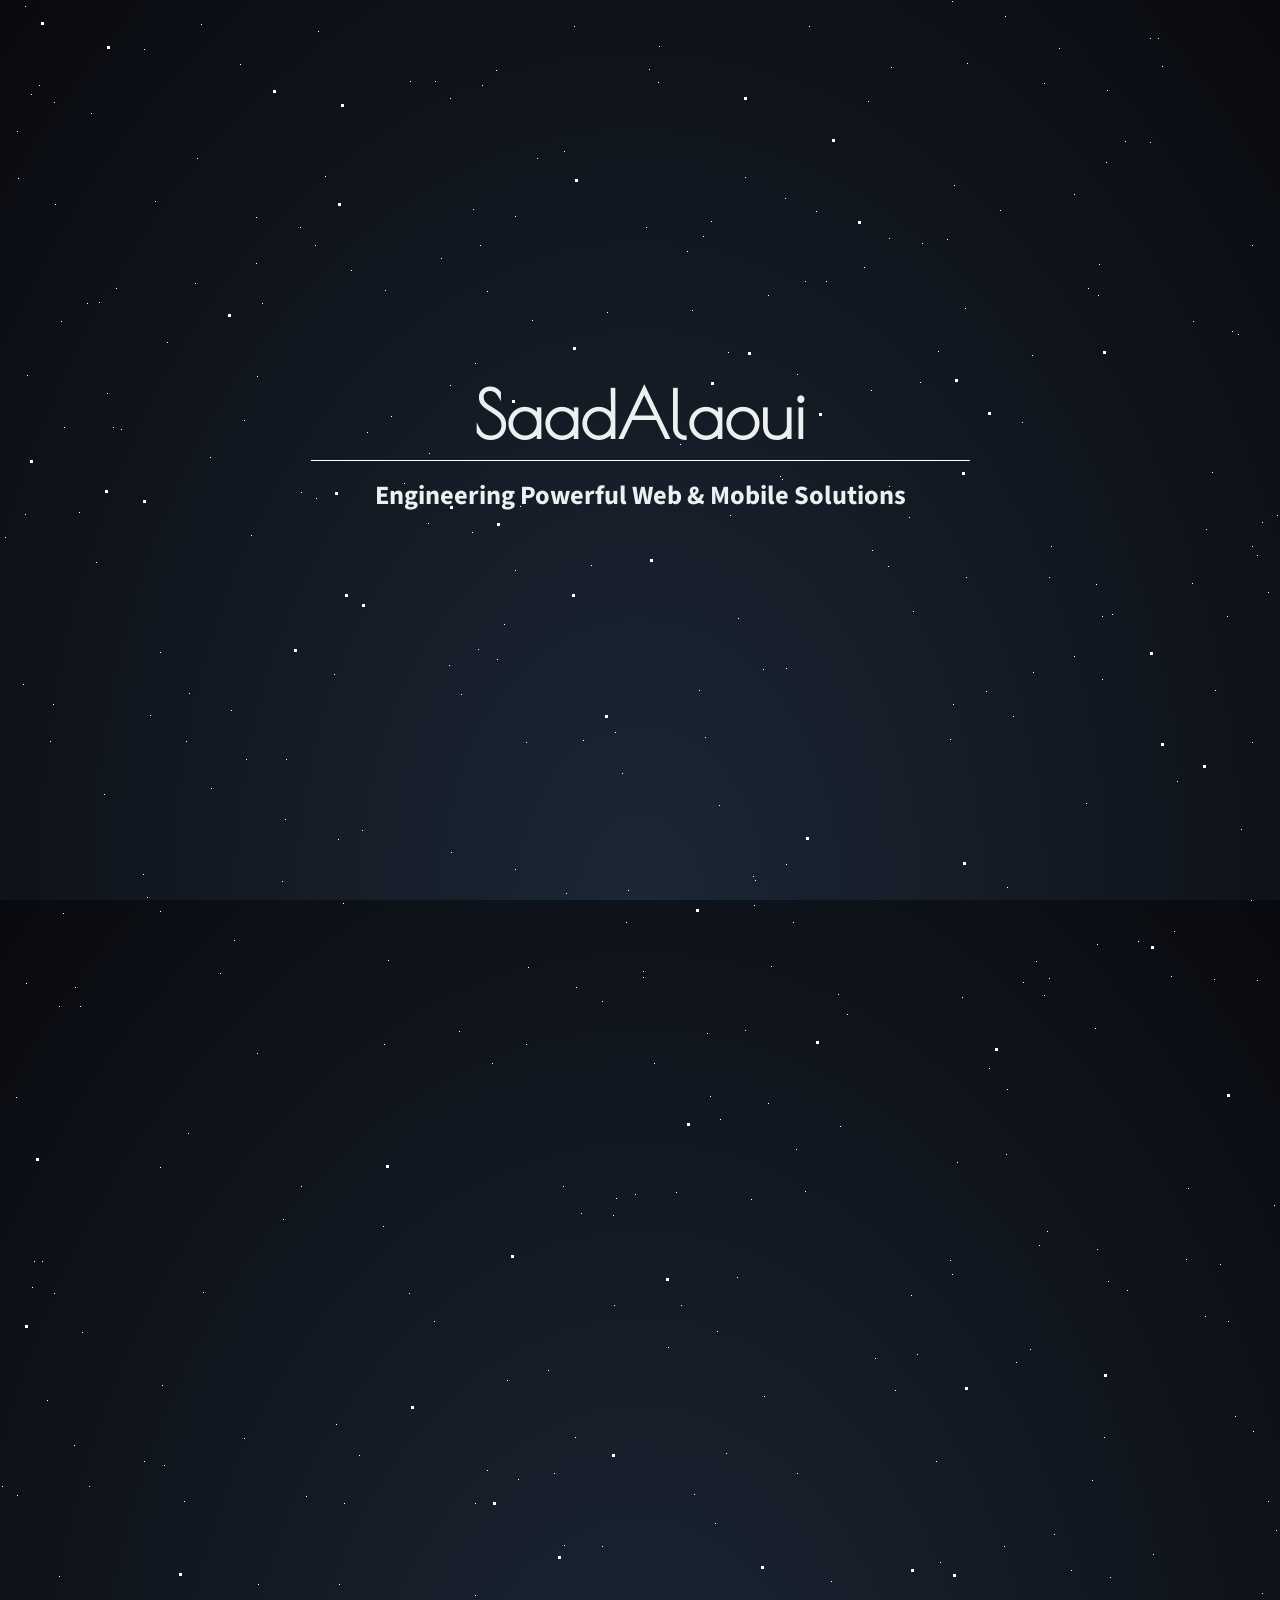
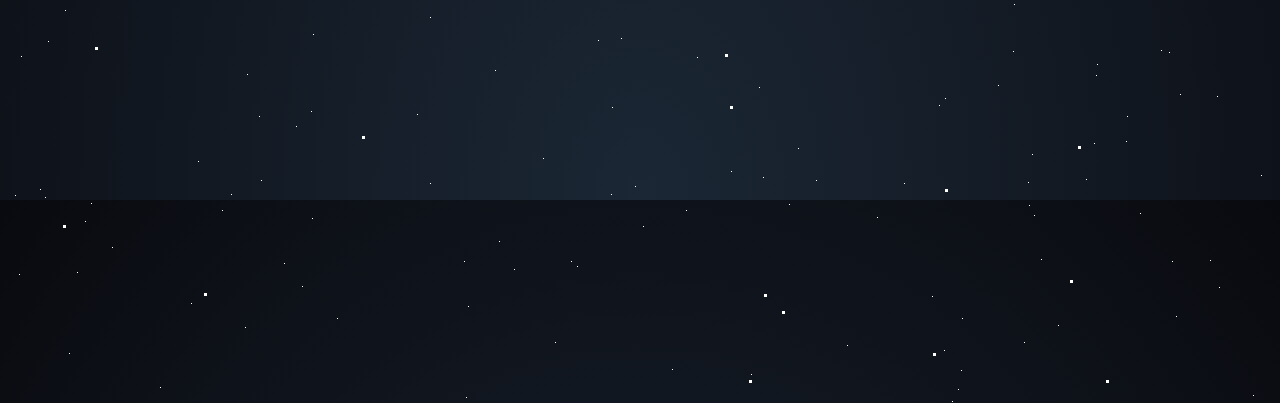
<file: index.html>
<!doctype html>
<html lang="en">
<head>
    <meta charset="UTF-8">
    <meta name="viewport"
          content="width=device-width, user-scalable=no, initial-scale=1.0, maximum-scale=1.0, minimum-scale=1.0">
    <meta http-equiv="X-UA-Compatible" content="ie=edge">
    <title>Saad alaoui</title>
    <style>
        @import url('https://fonts.googleapis.com/css?family=Poiret+One|Source+Sans+Pro');

        * {
            padding: 0;
            margin: 0;
            box-sizing: border-box;
        }

        html,
        body {
            height: 100%;
        }

        body {
            font-size: 110%;
            color: #ecf0f1;
            font-family: 'Source Sans Pro', sans-serif;
            background: radial-gradient(ellipse at bottom, #1b2735 0%, #090a0f 100%);
            width: 100%;
            position: absolute;
            top: 0;
            left: 0;
            overflow: hidden;
        }

        .main {
            position: absolute;
            height: 100%;
            width: 100%;
            display: flex;
            justify-content: center;
            align-items: center;
        }

        .contact {
            display: flex;
            flex-direction: column;
            justify-content: center;
            align-items: center;
        }

        .title {
            font-family: 'Poiret One', cursive;
            font-size: 4rem;
            margin-bottom: .5rem;
            width: 100%;
            text-align: center;
        }

        .sub-title {
            border-top: .1rem solid #fff;
            padding: 1rem 4rem;
            text-align: center;
        }


        /* CSS hack using multiple box-shadows to get them **Stars** */

        .stars {
            width: 1px;
            height: 1px;
            background: transparent;
            box-shadow: 1983px 1070px #FFF, 1625px 734px #FFF, 1505px 1218px #FFF, 1288px 1382px #FFF, 1023px 982px #FFF, 184px 1501px #FFF, 1352px 1072px #FFF, 966px 577px #FFF, 1928px 1505px #FFF, 284px 1863px #FFF, 871px 390px #FFF, 1591px 1017px #FFF, 1919px 1315px #FFF, 1552px 697px #FFF, 1775px 1722px #FFF, 61px 321px #FFF, 1108px 1281px #FFF, 1795px 22px #FFF, 1808px 716px #FFF, 797px 374px #FFF, 796px 1149px #FFF, 952px 1px #FFF, 1361px 1185px #FFF, 1110px 1577px #FFF, 1058px 1925px #FFF, 160px 1987px #FFF, 1274px 1205px #FFF, 39px 85px #FFF, 1835px 484px #FFF, 495px 1670px #FFF, 986px 691px #FFF, 2px 1486px #FFF, 719px 805px #FFF, 1601px 89px #FFF, 591px 565px #FFF, 1317px 1604px #FFF, 1805px 1486px #FFF, 703px 236px #FFF, 1950px 1089px #FFF, 1527px 1923px #FFF, 1690px 36px #FFF, 1252px 245px #FFF, 343px 903px #FFF, 143px 874px #FFF, 939px 1705px #FFF, 1733px 372px #FFF, 362px 830px #FFF, 1580px 1181px #FFF, 251px 535px #FFF, 1666px 1111px #FFF, 1276px 1530px #FFF, 958px 1989px #FFF, 75px 987px #FFF, 256px 217px #FFF, 635px 1194px #FFF, 1004px 1546px #FFF, 1910px 878px #FFF, 520px 506px #FFF, 1000px 210px #FFF, 1455px 1027px #FFF, 417px 1714px #FFF, 1376px 674px #FFF, 1744px 1390px #FFF, 195px 283px #FFF, 621px 1638px #FFF, 962px 997px #FFF, 283px 1219px #FFF, 1591px 1953px #FFF, 160px 652px #FFF, 1430px 948px #FFF, 1589px 1722px #FFF, 614px 1305px #FFF, 167px 342px #FFF, 1172px 1861px #FFF, 1097px 1249px #FFF, 1094px 1743px #FFF, 1988px 1361px #FFF, 461px 694px #FFF, 1096px 584px #FFF, 1876px 1984px #FFF, 315px 245px #FFF, 441px 258px #FFF, 1219px 1887px #FFF, 480px 245px #FFF, 285px 819px #FFF, 1753px 1833px #FFF, 816px 1780px #FFF, 245px 1927px #FFF, 715px 1523px #FFF, 475px 1595px #FFF, 1162px 66px #FFF, 543px 1758px #FFF, 112px 1847px #FFF, 1604px 1243px #FFF, 1888px 1758px #FFF, 162px 1385px #FFF, 1587px 1863px #FFF, 1059px 48px #FFF, 1161px 1650px #FFF, 1881px 289px #FFF, 475px 363px #FFF, 160px 911px #FFF, 487px 291px #FFF, 496px 70px #FFF, 1107px 90px #FFF, 731px 1771px #FFF, 1517px 918px #FFF, 1013px 716px #FFF, 1832px 882px #FFF, 107px 393px #FFF, 1503px 1860px #FFF, 31px 94px #FFF, 1640px 1112px #FFF, 697px 1657px #FFF, 435px 81px #FFF, 1526px 1467px #FFF, 602px 1001px #FFF, 1409px 306px #FFF, 1631px 1005px #FFF, 302px 1886px #FFF, 1262px 522px #FFF, 1606px 776px #FFF, 1813px 1471px #FFF, 1784px 1953px #FFF, 499px 1841px #FFF, 805px 1191px #FFF, 786px 864px #FFF, 940px 1562px #FFF, 1016px 1362px #FFF, 1036px 961px #FFF, 1666px 173px #FFF, 1214px 979px #FFF, 54px 1293px #FFF, 231px 710px #FFF, 434px 1321px #FFF, 259px 1716px #FFF, 1463px 380px #FFF, 1406px 1130px #FFF, 913px 611px #FFF, 1489px 1218px #FFF, 1777px 61px #FFF, 967px 63px #FFF, 1598px 1504px #FFF, 1528px 1134px #FFF, 1641px 111px #FFF, 1980px 1181px #FFF, 945px 1698px #FFF, 430px 1617px #FFF, 482px 85px #FFF, 554px 1473px #FFF, 1112px 614px #FFF, 1030px 1349px #FFF, 1666px 1753px #FFF, 1049px 978px #FFF, 1817px 1144px #FFF, 759px 1687px #FFF, 1371px 1720px #FFF, 1393px 461px #FFF, 26px 983px #FFF, 85px 1821px #FFF, 1193px 321px #FFF, 240px 64px #FFF, 220px 973px #FFF, 607px 312px #FFF, 1102px 679px #FFF, 1314px 329px #FFF, 1802px 1079px #FFF, 1997px 85px #FFF, 782px 479px #FFF, 1647px 52px #FFF, 1945px 514px #FFF, 938px 351px #FFF, 1140px 1813px #FFF, 1348px 1582px #FFF, 1188px 1188px #FFF, 1494px 1341px #FFF, 1552px 834px #FFF, 1592px 1952px #FFF, 450px 98px #FFF, 581px 1213px #FFF, 1736px 1193px #FFF, 944px 1950px #FFF, 526px 1044px #FFF, 1869px 788px #FFF, 911px 1295px #FFF, 1521px 1135px #FFF, 1725px 1438px #FFF, 1691px 110px #FFF, 1903px 1777px #FFF, 643px 1826px #FFF, 222px 1810px #FFF, 1613px 1035px #FFF, 201px 24px #FFF, 1325px 557px #FFF, 1169px 1652px #FFF, 385px 290px #FFF, 1733px 168px #FFF, 1886px 438px #FFF, 1533px 315px #FFF, 388px 960px #FFF, 312px 1818px #FFF, 1605px 6px #FFF, 231px 1794px #FFF, 686px 1810px #FFF, 1301px 577px #FFF, 1583px 474px #FFF, 1916px 756px #FFF, 694px 1494px #FFF, 1877px 1341px #FFF, 25px 6px #FFF, 1717px 316px #FFF, 1906px 1307px #FFF, 1555px 316px #FFF, 699px 690px #FFF, 1335px 368px #FFF, 1871px 668px #FFF, 301px 492px #FFF, 1899px 747px #FFF, 680px 444px #FFF, 654px 1063px #FFF, 45px 1797px #FFF, 826px 281px #FFF, 1041px 1859px #FFF, 1690px 7px #FFF, 797px 1473px #FFF, 1697px 1680px #FFF, 1704px 572px #FFF, 144px 49px #FFF, 1099px 264px #FFF, 789px 1804px #FFF, 186px 741px #FFF, 306px 1496px #FFF, 473px 209px #FFF, 1763px 127px #FFF, 116px 288px #FFF, 450px 385px #FFF, 210px 457px #FFF, 1433px 1540px #FFF, 1766px 1459px #FFF, 1426px 215px #FFF, 1313px 296px #FFF, 410px 81px #FFF, 1809px 593px #FFF, 515px 216px #FFF, 1903px 1912px #FFF, 564px 1545px #FFF, 99px 302px #FFF, 164px 1465px #FFF, 1560px 801px #FFF, 1839px 663px #FFF, 191px 1903px #FFF, 5px 537px #FFF, 1150px 38px #FFF, 1310px 647px #FFF, 1257px 555px #FFF, 487px 1470px #FFF, 1769px 1121px #FFF, 1698px 1155px #FFF, 1176px 1916px #FFF, 1192px 583px #FFF, 1778px 1511px #FFF, 1330px 354px #FFF, 705px 737px #FFF, 449px 665px #FFF, 89px 1486px #FFF, 751px 1974px #FFF, 1733px 1742px #FFF, 1289px 1386px #FFF, 1621px 1363px #FFF, 571px 1861px #FFF, 1697px 1850px #FFF, 504px 624px #FFF, 889px 238px #FFF, 1627px 1435px #FFF, 1379px 1367px #FFF, 872px 550px #FFF, 472px 532px #FFF, 466px 1997px #FFF, 932px 1896px #FFF, 1044px 83px #FFF, 1262px 1593px #FFF, 1953px 1478px #FFF, 1127px 1716px #FFF, 325px 176px #FFF, 1742px 1505px #FFF, 1088px 288px #FFF, 1212px 472px #FFF, 1365px 985px #FFF, 1086px 803px #FFF, 256px 263px #FFF, 1300px 1444px #FFF, 1673px 201px #FFF, 188px 1133px #FFF, 404px 483px #FFF, 59px 1006px #FFF, 1013px 1651px #FFF, 947px 239px #FFF, 18px 178px #FFF, 1430px 1851px #FFF, 763px 1777px #FFF, 1737px 196px #FFF, 643px 977px #FFF, 1335px 1275px #FFF, 1513px 1200px #FFF, 497px 659px #FFF, 1929px 800px #FFF, 1481px 283px #FFF, 1232px 331px #FFF, 1518px 1754px #FFF, 515px 869px #FFF, 1127px 1290px #FFF, 726px 1453px #FFF, 864px 267px #FFF, 313px 1634px #FFF, 1562px 606px #FFF, 91px 1803px #FFF, 40px 1789px #FFF, 1097px 944px #FFF, 1949px 1949px #FFF, 17px 1495px #FFF, 1786px 93px #FFF, 577px 1866px #FFF, 1252px 546px #FFF, 564px 151px #FFF, 1096px 1675px #FFF, 1743px 1694px #FFF, 1332px 311px #FFF, 1935px 1625px #FFF, 1251px 900px #FFF, 840px 1126px #FFF, 763px 669px #FFF, 1414px 1146px #FFF, 32px 1287px #FFF, 950px 739px #FFF, 1730px 856px #FFF, 1032px 1754px #FFF, 155px 201px #FFF, 1999px 1250px #FFF, 1811px 1488px #FFF, 805px 281px #FFF, 875px 1358px #FFF, 1757px 86px #FFF, 1824px 605px #FFF, 429px 453px #FFF, 1955px 1159px #FFF, 19px 1874px #FFF, 1549px 109px #FFF, 1684px 145px #FFF, 1973px 685px #FFF, 338px 839px #FFF, 659px 46px #FFF, 1600px 344px #FFF, 838px 994px #FFF, 337px 1918px #FFF, 583px 740px #FFF, 687px 251px #FFF, 1900px 1031px #FFF, 1296px 449px #FFF, 1268px 592px #FFF, 383px 1226px #FFF, 868px 101px #FFF, 891px 67px #FFF, 1957px 940px #FFF, 74px 1445px #FFF, 1432px 898px #FFF, 430px 1783px #FFF, 954px 185px #FFF, 359px 1455px #FFF, 635px 1786px #FFF, 1186px 1259px #FFF, 1445px 1505px #FFF, 1177px 781px #FFF, 1407px 603px #FFF, 1257px 980px #FFF, 96px 562px #FFF, 1999px 1560px #FFF, 1153px 1554px #FFF, 1033px 672px #FFF, 1051px 546px #FFF, 753px 876px #FFF, 1763px 145px #FFF, 1704px 1207px #FFF, 34px 1261px #FFF, 817px 1041px #FFF, 247px 1674px #FFF, 121px 429px #FFF, 515px 570px #FFF, 1762px 1489px #FFF, 234px 940px #FFF, 1095px 1028px #FFF, 720px 1119px #FFF, 1238px 334px #FFF, 91px 113px #FFF, 147px 897px #FFF, 1029px 1805px #FFF, 1680px 1957px #FFF, 475px 1503px #FFF, 1557px 917px #FFF, 1458px 1762px #FFF, 612px 1707px #FFF, 1329px 393px #FFF, 160px 1167px #FFF, 1631px 1887px #FFF, 1125px 141px #FFF, 257px 376px #FFF, 809px 26px #FFF, 1349px 199px #FFF, 1805px 88px #FFF, 69px 1953px #FFF, 1206px 529px #FFF, 646px 227px #FFF, 1097px 1664px #FFF, 42px 1261px #FFF, 1604px 360px #FFF, 1939px 187px #FFF, 1220px 1264px #FFF, 1044px 995px #FFF, 1005px 16px #FFF, 1648px 1612px #FFF, 847px 1014px #FFF, 339px 1584px #FFF, 1329px 1304px #FFF, 961px 1970px #FFF, 711px 221px #FFF, 888px 566px #FFF, 53px 704px #FFF, 1369px 846px #FFF, 1261px 1775px #FFF, 737px 1277px #FFF, 1071px 1570px #FFF, 77px 1872px #FFF, 1268px 1501px #FFF, 598px 1640px #FFF, 1769px 297px #FFF, 1074px 656px #FFF, 1006px 1154px #FFF, 672px 1969px #FFF, 922px 243px #FFF, 622px 773px #FFF, 1875px 804px #FFF, 1873px 600px #FFF, 1844px 1794px #FFF, 1253px 1995px #FFF, 616px 1198px #FFF, 1829px 1743px #FFF, 1321px 504px #FFF, 1340px 566px #FFF, 1520px 1825px #FFF, 1696px 1333px #FFF, 537px 158px #FFF, 1106px 162px #FFF, 25px 514px #FFF, 1022px 422px #FFF, 1955px 391px #FFF, 1126px 1741px #FFF, 754px 905px #FFF, 1217px 1696px #FFF, 351px 270px #FFF, 950px 1260px #FFF, 1847px 658px #FFF, 23px 684px #FFF, 1295px 572px #FFF, 257px 1053px #FFF, 87px 303px #FFF, 798px 1748px #FFF, 1150px 142px #FFF, 48px 1641px #FFF, 1492px 1328px #FFF, 1385px 1766px #FFF, 296px 1726px #FFF, 1299px 1780px #FFF, 1316px 522px #FFF, 1953px 1526px #FFF, 1007px 1089px #FFF, 1824px 1598px #FFF, 1720px 480px #FFF, 555px 1942px #FFF, 367px 432px #FFF, 957px 1162px #FFF, 384px 1044px #FFF, 738px 618px #FFF, 1568px 1432px #FFF, 211px 788px #FFF, 198px 1761px #FFF, 745px 177px #FFF, 1700px 159px #FFF, 316px 498px #FFF, 65px 1610px #FFF, 1948px 1638px #FFF, 936px 1461px #FFF, 1656px 622px #FFF, 575px 1437px #FFF, 336px 1424px #FFF, 1215px 690px #FFF, 1641px 1542px #FFF, 998px 1685px #FFF, 952px 1274px #FFF, 1448px 1165px #FFF, 904px 1783px #FFF, 1788px 1404px #FFF, 1748px 1717px #FFF, 793px 922px #FFF, 1032px 355px #FFF, 1158px 38px #FFF, 1573px 1855px #FFF, 751px 1199px #FFF, 1284px 227px #FFF, 391px 416px #FFF, 55px 204px #FFF, 962px 1918px #FFF, 668px 1347px #FFF, 613px 1215px #FFF, 615px 732px #FFF, 1442px 1752px #FFF, 1086px 1779px #FFF, 532px 320px #FFF, 1228px 1321px #FFF, 1796px 1906px #FFF, 150px 715px #FFF, 1694px 1005px #FFF, 1509px 391px #FFF, 262px 303px #FFF, 1743px 909px #FFF, 1966px 1203px #FFF, 707px 1033px #FFF, 82px 1332px #FFF, 104px 794px #FFF, 246px 759px #FFF, 507px 1380px #FFF, 1227px 616px #FFF, 917px 1354px #FFF, 1941px 759px #FFF, 451px 852px #FFF, 17px 131px #FFF, 780px 476px #FFF, 816px 211px #FFF, 1039px 1245px #FFF, 1521px 1036px #FFF, 1509px 1542px #FFF, 1368px 960px #FFF, 1104px 1437px #FFF, 1171px 976px #FFF, 681px 1305px #FFF, 1741px 579px #FFF, 953px 704px #FFF, 1810px 328px #FFF, 1960px 1396px #FFF, 1098px 295px #FFF, 1409px 919px #FFF, 1830px 1176px #FFF, 492px 1063px #FFF, 1277px 515px #FFF, 602px 1546px #FFF, 1832px 236px #FFF, 1513px 274px #FFF, 1983px 794px #FFF, 2000px 1505px #FFF, 920px 382px #FFF, 1374px 1235px #FFF, 692px 310px #FFF, 1028px 1782px #FFF, 1007px 887px #FFF, 1492px 858px #FFF, 877px 1817px #FFF, 1024px 1942px #FFF, 658px 82px #FFF, 526px 742px #FFF, 755px 880px #FFF, 301px 1186px #FFF, 318px 31px #FFF, 1517px 1244px #FFF, 1996px 1126px #FFF, 464px 1861px #FFF, 334px 674px #FFF, 768px 1103px #FFF, 628px 890px #FFF, 1054px 1534px #FFF, 59px 1576px #FFF, 189px 693px #FFF, 16px 1097px #FFF, 563px 1186px #FFF, 428px 523px #FFF, 1047px 1231px #FFF, 1940px 1262px #FFF, 643px 971px #FFF, 611px 1794px #FFF, 1676px 21px #FFF, 1882px 1523px #FFF, 258px 1584px #FFF, 768px 295px #FFF, 1253px 1431px #FFF, 1855px 362px #FFF, 576px 987px #FFF, 1904px 470px #FFF, 895px 1390px #FFF, 771px 966px #FFF, 1034px 1815px #FFF, 203px 1292px #FFF, 566px 893px #FFF, 63px 913px #FFF, 1340px 1416px #FFF, 528px 967px #FFF, 1965px 444px #FFF, 1961px 132px #FFF, 1049px 577px #FFF, 459px 1031px #FFF, 261px 1780px #FFF, 1092px 1480px #FFF, 286px 759px #FFF, 1014px 1604px #FFF, 144px 1461px #FFF, 1180px 1694px #FFF, 1348px 613px #FFF, 518px 1479px #FFF, 478px 649px #FFF, 1303px 629px #FFF, 1713px 258px #FFF, 1912px 501px #FFF, 300px 227px #FFF, 989px 1068px #FFF, 197px 158px #FFF, 244px 420px #FFF, 889px 486px #FFF, 1517px 1812px #FFF, 965px 308px #FFF, 409px 1293px #FFF, 47px 1400px #FFF, 1473px 1150px #FFF, 311px 1711px #FFF, 1938px 1000px #FFF, 717px 1331px #FFF, 282px 881px #FFF, 1305px 382px #FFF, 1639px 52px #FFF, 1466px 1228px #FFF, 574px 26px #FFF, 1310px 899px #FFF, 15px 1795px #FFF, 1138px 941px #FFF, 1235px 1416px #FFF, 27px 375px #FFF, 1333px 1470px #FFF, 1462px 1837px #FFF, 1830px 1217px #FFF, 1521px 1848px #FFF, 730px 515px #FFF, 514px 1869px #FFF, 468px 1906px #FFF, 1931px 259px #FFF, 1612px 151px #FFF, 1495px 735px #FFF, 710px 1096px #FFF, 1976px 546px #FFF, 50px 741px #FFF, 1313px 381px #FFF, 54px 102px #FFF, 1873px 1009px #FFF, 1696px 688px #FFF, 626px 922px #FFF, 244px 1438px #FFF, 1746px 1787px #FFF, 1824px 1437px #FFF, 1730px 1219px #FFF, 785px 198px #FFF, 1174px 931px #FFF, 909px 517px #FFF, 1283px 662px #FFF, 1074px 194px #FFF, 847px 1945px #FFF, 113px 427px #FFF, 728px 352px #FFF, 1205px 1316px #FFF, 786px 668px #FFF, 64px 427px #FFF, 548px 1370px #FFF, 1102px 616px #FFF, 676px 1192px #FFF, 1652px 1264px #FFF, 649px 69px #FFF, 1593px 645px #FFF, 1651px 816px #FFF, 1914px 977px #FFF, 80px 1006px #FFF, 1252px 742px #FFF, 1291px 981px #FFF, 1325px 273px #FFF, 831px 1581px #FFF, 344px 1503px #FFF, 1885px 1849px #FFF, 745px 1030px #FFF, 764px 1396px #FFF, 1241px 829px #FFF, 1281px 160px #FFF, 1210px 1860px #FFF, 1998px 411px #FFF, 1752px 1816px #FFF, 21px 1656px #FFF, 1863px 1988px #FFF, 1860px 331px #FFF, 79px 512px #FFF;
            animation: animStar 50s linear infinite;
        }

        .stars:after {
            content: " ";
            position: absolute;
            top: 2000px;
            width: 1px;
            height: 1px;
            background: transparent;
            box-shadow: 1983px 1070px #FFF, 1625px 734px #FFF, 1505px 1218px #FFF, 1288px 1382px #FFF, 1023px 982px #FFF, 184px 1501px #FFF, 1352px 1072px #FFF, 966px 577px #FFF, 1928px 1505px #FFF, 284px 1863px #FFF, 871px 390px #FFF, 1591px 1017px #FFF, 1919px 1315px #FFF, 1552px 697px #FFF, 1775px 1722px #FFF, 61px 321px #FFF, 1108px 1281px #FFF, 1795px 22px #FFF, 1808px 716px #FFF, 797px 374px #FFF, 796px 1149px #FFF, 952px 1px #FFF, 1361px 1185px #FFF, 1110px 1577px #FFF, 1058px 1925px #FFF, 160px 1987px #FFF, 1274px 1205px #FFF, 39px 85px #FFF, 1835px 484px #FFF, 495px 1670px #FFF, 986px 691px #FFF, 2px 1486px #FFF, 719px 805px #FFF, 1601px 89px #FFF, 591px 565px #FFF, 1317px 1604px #FFF, 1805px 1486px #FFF, 703px 236px #FFF, 1950px 1089px #FFF, 1527px 1923px #FFF, 1690px 36px #FFF, 1252px 245px #FFF, 343px 903px #FFF, 143px 874px #FFF, 939px 1705px #FFF, 1733px 372px #FFF, 362px 830px #FFF, 1580px 1181px #FFF, 251px 535px #FFF, 1666px 1111px #FFF, 1276px 1530px #FFF, 958px 1989px #FFF, 75px 987px #FFF, 256px 217px #FFF, 635px 1194px #FFF, 1004px 1546px #FFF, 1910px 878px #FFF, 520px 506px #FFF, 1000px 210px #FFF, 1455px 1027px #FFF, 417px 1714px #FFF, 1376px 674px #FFF, 1744px 1390px #FFF, 195px 283px #FFF, 621px 1638px #FFF, 962px 997px #FFF, 283px 1219px #FFF, 1591px 1953px #FFF, 160px 652px #FFF, 1430px 948px #FFF, 1589px 1722px #FFF, 614px 1305px #FFF, 167px 342px #FFF, 1172px 1861px #FFF, 1097px 1249px #FFF, 1094px 1743px #FFF, 1988px 1361px #FFF, 461px 694px #FFF, 1096px 584px #FFF, 1876px 1984px #FFF, 315px 245px #FFF, 441px 258px #FFF, 1219px 1887px #FFF, 480px 245px #FFF, 285px 819px #FFF, 1753px 1833px #FFF, 816px 1780px #FFF, 245px 1927px #FFF, 715px 1523px #FFF, 475px 1595px #FFF, 1162px 66px #FFF, 543px 1758px #FFF, 112px 1847px #FFF, 1604px 1243px #FFF, 1888px 1758px #FFF, 162px 1385px #FFF, 1587px 1863px #FFF, 1059px 48px #FFF, 1161px 1650px #FFF, 1881px 289px #FFF, 475px 363px #FFF, 160px 911px #FFF, 487px 291px #FFF, 496px 70px #FFF, 1107px 90px #FFF, 731px 1771px #FFF, 1517px 918px #FFF, 1013px 716px #FFF, 1832px 882px #FFF, 107px 393px #FFF, 1503px 1860px #FFF, 31px 94px #FFF, 1640px 1112px #FFF, 697px 1657px #FFF, 435px 81px #FFF, 1526px 1467px #FFF, 602px 1001px #FFF, 1409px 306px #FFF, 1631px 1005px #FFF, 302px 1886px #FFF, 1262px 522px #FFF, 1606px 776px #FFF, 1813px 1471px #FFF, 1784px 1953px #FFF, 499px 1841px #FFF, 805px 1191px #FFF, 786px 864px #FFF, 940px 1562px #FFF, 1016px 1362px #FFF, 1036px 961px #FFF, 1666px 173px #FFF, 1214px 979px #FFF, 54px 1293px #FFF, 231px 710px #FFF, 434px 1321px #FFF, 259px 1716px #FFF, 1463px 380px #FFF, 1406px 1130px #FFF, 913px 611px #FFF, 1489px 1218px #FFF, 1777px 61px #FFF, 967px 63px #FFF, 1598px 1504px #FFF, 1528px 1134px #FFF, 1641px 111px #FFF, 1980px 1181px #FFF, 945px 1698px #FFF, 430px 1617px #FFF, 482px 85px #FFF, 554px 1473px #FFF, 1112px 614px #FFF, 1030px 1349px #FFF, 1666px 1753px #FFF, 1049px 978px #FFF, 1817px 1144px #FFF, 759px 1687px #FFF, 1371px 1720px #FFF, 1393px 461px #FFF, 26px 983px #FFF, 85px 1821px #FFF, 1193px 321px #FFF, 240px 64px #FFF, 220px 973px #FFF, 607px 312px #FFF, 1102px 679px #FFF, 1314px 329px #FFF, 1802px 1079px #FFF, 1997px 85px #FFF, 782px 479px #FFF, 1647px 52px #FFF, 1945px 514px #FFF, 938px 351px #FFF, 1140px 1813px #FFF, 1348px 1582px #FFF, 1188px 1188px #FFF, 1494px 1341px #FFF, 1552px 834px #FFF, 1592px 1952px #FFF, 450px 98px #FFF, 581px 1213px #FFF, 1736px 1193px #FFF, 944px 1950px #FFF, 526px 1044px #FFF, 1869px 788px #FFF, 911px 1295px #FFF, 1521px 1135px #FFF, 1725px 1438px #FFF, 1691px 110px #FFF, 1903px 1777px #FFF, 643px 1826px #FFF, 222px 1810px #FFF, 1613px 1035px #FFF, 201px 24px #FFF, 1325px 557px #FFF, 1169px 1652px #FFF, 385px 290px #FFF, 1733px 168px #FFF, 1886px 438px #FFF, 1533px 315px #FFF, 388px 960px #FFF, 312px 1818px #FFF, 1605px 6px #FFF, 231px 1794px #FFF, 686px 1810px #FFF, 1301px 577px #FFF, 1583px 474px #FFF, 1916px 756px #FFF, 694px 1494px #FFF, 1877px 1341px #FFF, 25px 6px #FFF, 1717px 316px #FFF, 1906px 1307px #FFF, 1555px 316px #FFF, 699px 690px #FFF, 1335px 368px #FFF, 1871px 668px #FFF, 301px 492px #FFF, 1899px 747px #FFF, 680px 444px #FFF, 654px 1063px #FFF, 45px 1797px #FFF, 826px 281px #FFF, 1041px 1859px #FFF, 1690px 7px #FFF, 797px 1473px #FFF, 1697px 1680px #FFF, 1704px 572px #FFF, 144px 49px #FFF, 1099px 264px #FFF, 789px 1804px #FFF, 186px 741px #FFF, 306px 1496px #FFF, 473px 209px #FFF, 1763px 127px #FFF, 116px 288px #FFF, 450px 385px #FFF, 210px 457px #FFF, 1433px 1540px #FFF, 1766px 1459px #FFF, 1426px 215px #FFF, 1313px 296px #FFF, 410px 81px #FFF, 1809px 593px #FFF, 515px 216px #FFF, 1903px 1912px #FFF, 564px 1545px #FFF, 99px 302px #FFF, 164px 1465px #FFF, 1560px 801px #FFF, 1839px 663px #FFF, 191px 1903px #FFF, 5px 537px #FFF, 1150px 38px #FFF, 1310px 647px #FFF, 1257px 555px #FFF, 487px 1470px #FFF, 1769px 1121px #FFF, 1698px 1155px #FFF, 1176px 1916px #FFF, 1192px 583px #FFF, 1778px 1511px #FFF, 1330px 354px #FFF, 705px 737px #FFF, 449px 665px #FFF, 89px 1486px #FFF, 751px 1974px #FFF, 1733px 1742px #FFF, 1289px 1386px #FFF, 1621px 1363px #FFF, 571px 1861px #FFF, 1697px 1850px #FFF, 504px 624px #FFF, 889px 238px #FFF, 1627px 1435px #FFF, 1379px 1367px #FFF, 872px 550px #FFF, 472px 532px #FFF, 466px 1997px #FFF, 932px 1896px #FFF, 1044px 83px #FFF, 1262px 1593px #FFF, 1953px 1478px #FFF, 1127px 1716px #FFF, 325px 176px #FFF, 1742px 1505px #FFF, 1088px 288px #FFF, 1212px 472px #FFF, 1365px 985px #FFF, 1086px 803px #FFF, 256px 263px #FFF, 1300px 1444px #FFF, 1673px 201px #FFF, 188px 1133px #FFF, 404px 483px #FFF, 59px 1006px #FFF, 1013px 1651px #FFF, 947px 239px #FFF, 18px 178px #FFF, 1430px 1851px #FFF, 763px 1777px #FFF, 1737px 196px #FFF, 643px 977px #FFF, 1335px 1275px #FFF, 1513px 1200px #FFF, 497px 659px #FFF, 1929px 800px #FFF, 1481px 283px #FFF, 1232px 331px #FFF, 1518px 1754px #FFF, 515px 869px #FFF, 1127px 1290px #FFF, 726px 1453px #FFF, 864px 267px #FFF, 313px 1634px #FFF, 1562px 606px #FFF, 91px 1803px #FFF, 40px 1789px #FFF, 1097px 944px #FFF, 1949px 1949px #FFF, 17px 1495px #FFF, 1786px 93px #FFF, 577px 1866px #FFF, 1252px 546px #FFF, 564px 151px #FFF, 1096px 1675px #FFF, 1743px 1694px #FFF, 1332px 311px #FFF, 1935px 1625px #FFF, 1251px 900px #FFF, 840px 1126px #FFF, 763px 669px #FFF, 1414px 1146px #FFF, 32px 1287px #FFF, 950px 739px #FFF, 1730px 856px #FFF, 1032px 1754px #FFF, 155px 201px #FFF, 1999px 1250px #FFF, 1811px 1488px #FFF, 805px 281px #FFF, 875px 1358px #FFF, 1757px 86px #FFF, 1824px 605px #FFF, 429px 453px #FFF, 1955px 1159px #FFF, 19px 1874px #FFF, 1549px 109px #FFF, 1684px 145px #FFF, 1973px 685px #FFF, 338px 839px #FFF, 659px 46px #FFF, 1600px 344px #FFF, 838px 994px #FFF, 337px 1918px #FFF, 583px 740px #FFF, 687px 251px #FFF, 1900px 1031px #FFF, 1296px 449px #FFF, 1268px 592px #FFF, 383px 1226px #FFF, 868px 101px #FFF, 891px 67px #FFF, 1957px 940px #FFF, 74px 1445px #FFF, 1432px 898px #FFF, 430px 1783px #FFF, 954px 185px #FFF, 359px 1455px #FFF, 635px 1786px #FFF, 1186px 1259px #FFF, 1445px 1505px #FFF, 1177px 781px #FFF, 1407px 603px #FFF, 1257px 980px #FFF, 96px 562px #FFF, 1999px 1560px #FFF, 1153px 1554px #FFF, 1033px 672px #FFF, 1051px 546px #FFF, 753px 876px #FFF, 1763px 145px #FFF, 1704px 1207px #FFF, 34px 1261px #FFF, 817px 1041px #FFF, 247px 1674px #FFF, 121px 429px #FFF, 515px 570px #FFF, 1762px 1489px #FFF, 234px 940px #FFF, 1095px 1028px #FFF, 720px 1119px #FFF, 1238px 334px #FFF, 91px 113px #FFF, 147px 897px #FFF, 1029px 1805px #FFF, 1680px 1957px #FFF, 475px 1503px #FFF, 1557px 917px #FFF, 1458px 1762px #FFF, 612px 1707px #FFF, 1329px 393px #FFF, 160px 1167px #FFF, 1631px 1887px #FFF, 1125px 141px #FFF, 257px 376px #FFF, 809px 26px #FFF, 1349px 199px #FFF, 1805px 88px #FFF, 69px 1953px #FFF, 1206px 529px #FFF, 646px 227px #FFF, 1097px 1664px #FFF, 42px 1261px #FFF, 1604px 360px #FFF, 1939px 187px #FFF, 1220px 1264px #FFF, 1044px 995px #FFF, 1005px 16px #FFF, 1648px 1612px #FFF, 847px 1014px #FFF, 339px 1584px #FFF, 1329px 1304px #FFF, 961px 1970px #FFF, 711px 221px #FFF, 888px 566px #FFF, 53px 704px #FFF, 1369px 846px #FFF, 1261px 1775px #FFF, 737px 1277px #FFF, 1071px 1570px #FFF, 77px 1872px #FFF, 1268px 1501px #FFF, 598px 1640px #FFF, 1769px 297px #FFF, 1074px 656px #FFF, 1006px 1154px #FFF, 672px 1969px #FFF, 922px 243px #FFF, 622px 773px #FFF, 1875px 804px #FFF, 1873px 600px #FFF, 1844px 1794px #FFF, 1253px 1995px #FFF, 616px 1198px #FFF, 1829px 1743px #FFF, 1321px 504px #FFF, 1340px 566px #FFF, 1520px 1825px #FFF, 1696px 1333px #FFF, 537px 158px #FFF, 1106px 162px #FFF, 25px 514px #FFF, 1022px 422px #FFF, 1955px 391px #FFF, 1126px 1741px #FFF, 754px 905px #FFF, 1217px 1696px #FFF, 351px 270px #FFF, 950px 1260px #FFF, 1847px 658px #FFF, 23px 684px #FFF, 1295px 572px #FFF, 257px 1053px #FFF, 87px 303px #FFF, 798px 1748px #FFF, 1150px 142px #FFF, 48px 1641px #FFF, 1492px 1328px #FFF, 1385px 1766px #FFF, 296px 1726px #FFF, 1299px 1780px #FFF, 1316px 522px #FFF, 1953px 1526px #FFF, 1007px 1089px #FFF, 1824px 1598px #FFF, 1720px 480px #FFF, 555px 1942px #FFF, 367px 432px #FFF, 957px 1162px #FFF, 384px 1044px #FFF, 738px 618px #FFF, 1568px 1432px #FFF, 211px 788px #FFF, 198px 1761px #FFF, 745px 177px #FFF, 1700px 159px #FFF, 316px 498px #FFF, 65px 1610px #FFF, 1948px 1638px #FFF, 936px 1461px #FFF, 1656px 622px #FFF, 575px 1437px #FFF, 336px 1424px #FFF, 1215px 690px #FFF, 1641px 1542px #FFF, 998px 1685px #FFF, 952px 1274px #FFF, 1448px 1165px #FFF, 904px 1783px #FFF, 1788px 1404px #FFF, 1748px 1717px #FFF, 793px 922px #FFF, 1032px 355px #FFF, 1158px 38px #FFF, 1573px 1855px #FFF, 751px 1199px #FFF, 1284px 227px #FFF, 391px 416px #FFF, 55px 204px #FFF, 962px 1918px #FFF, 668px 1347px #FFF, 613px 1215px #FFF, 615px 732px #FFF, 1442px 1752px #FFF, 1086px 1779px #FFF, 532px 320px #FFF, 1228px 1321px #FFF, 1796px 1906px #FFF, 150px 715px #FFF, 1694px 1005px #FFF, 1509px 391px #FFF, 262px 303px #FFF, 1743px 909px #FFF, 1966px 1203px #FFF, 707px 1033px #FFF, 82px 1332px #FFF, 104px 794px #FFF, 246px 759px #FFF, 507px 1380px #FFF, 1227px 616px #FFF, 917px 1354px #FFF, 1941px 759px #FFF, 451px 852px #FFF, 17px 131px #FFF, 780px 476px #FFF, 816px 211px #FFF, 1039px 1245px #FFF, 1521px 1036px #FFF, 1509px 1542px #FFF, 1368px 960px #FFF, 1104px 1437px #FFF, 1171px 976px #FFF, 681px 1305px #FFF, 1741px 579px #FFF, 953px 704px #FFF, 1810px 328px #FFF, 1960px 1396px #FFF, 1098px 295px #FFF, 1409px 919px #FFF, 1830px 1176px #FFF, 492px 1063px #FFF, 1277px 515px #FFF, 602px 1546px #FFF, 1832px 236px #FFF, 1513px 274px #FFF, 1983px 794px #FFF, 2000px 1505px #FFF, 920px 382px #FFF, 1374px 1235px #FFF, 692px 310px #FFF, 1028px 1782px #FFF, 1007px 887px #FFF, 1492px 858px #FFF, 877px 1817px #FFF, 1024px 1942px #FFF, 658px 82px #FFF, 526px 742px #FFF, 755px 880px #FFF, 301px 1186px #FFF, 318px 31px #FFF, 1517px 1244px #FFF, 1996px 1126px #FFF, 464px 1861px #FFF, 334px 674px #FFF, 768px 1103px #FFF, 628px 890px #FFF, 1054px 1534px #FFF, 59px 1576px #FFF, 189px 693px #FFF, 16px 1097px #FFF, 563px 1186px #FFF, 428px 523px #FFF, 1047px 1231px #FFF, 1940px 1262px #FFF, 643px 971px #FFF, 611px 1794px #FFF, 1676px 21px #FFF, 1882px 1523px #FFF, 258px 1584px #FFF, 768px 295px #FFF, 1253px 1431px #FFF, 1855px 362px #FFF, 576px 987px #FFF, 1904px 470px #FFF, 895px 1390px #FFF, 771px 966px #FFF, 1034px 1815px #FFF, 203px 1292px #FFF, 566px 893px #FFF, 63px 913px #FFF, 1340px 1416px #FFF, 528px 967px #FFF, 1965px 444px #FFF, 1961px 132px #FFF, 1049px 577px #FFF, 459px 1031px #FFF, 261px 1780px #FFF, 1092px 1480px #FFF, 286px 759px #FFF, 1014px 1604px #FFF, 144px 1461px #FFF, 1180px 1694px #FFF, 1348px 613px #FFF, 518px 1479px #FFF, 478px 649px #FFF, 1303px 629px #FFF, 1713px 258px #FFF, 1912px 501px #FFF, 300px 227px #FFF, 989px 1068px #FFF, 197px 158px #FFF, 244px 420px #FFF, 889px 486px #FFF, 1517px 1812px #FFF, 965px 308px #FFF, 409px 1293px #FFF, 47px 1400px #FFF, 1473px 1150px #FFF, 311px 1711px #FFF, 1938px 1000px #FFF, 717px 1331px #FFF, 282px 881px #FFF, 1305px 382px #FFF, 1639px 52px #FFF, 1466px 1228px #FFF, 574px 26px #FFF, 1310px 899px #FFF, 15px 1795px #FFF, 1138px 941px #FFF, 1235px 1416px #FFF, 27px 375px #FFF, 1333px 1470px #FFF, 1462px 1837px #FFF, 1830px 1217px #FFF, 1521px 1848px #FFF, 730px 515px #FFF, 514px 1869px #FFF, 468px 1906px #FFF, 1931px 259px #FFF, 1612px 151px #FFF, 1495px 735px #FFF, 710px 1096px #FFF, 1976px 546px #FFF, 50px 741px #FFF, 1313px 381px #FFF, 54px 102px #FFF, 1873px 1009px #FFF, 1696px 688px #FFF, 626px 922px #FFF, 244px 1438px #FFF, 1746px 1787px #FFF, 1824px 1437px #FFF, 1730px 1219px #FFF, 785px 198px #FFF, 1174px 931px #FFF, 909px 517px #FFF, 1283px 662px #FFF, 1074px 194px #FFF, 847px 1945px #FFF, 113px 427px #FFF, 728px 352px #FFF, 1205px 1316px #FFF, 786px 668px #FFF, 64px 427px #FFF, 548px 1370px #FFF, 1102px 616px #FFF, 676px 1192px #FFF, 1652px 1264px #FFF, 649px 69px #FFF, 1593px 645px #FFF, 1651px 816px #FFF, 1914px 977px #FFF, 80px 1006px #FFF, 1252px 742px #FFF, 1291px 981px #FFF, 1325px 273px #FFF, 831px 1581px #FFF, 344px 1503px #FFF, 1885px 1849px #FFF, 745px 1030px #FFF, 764px 1396px #FFF, 1241px 829px #FFF, 1281px 160px #FFF, 1210px 1860px #FFF, 1998px 411px #FFF, 1752px 1816px #FFF, 21px 1656px #FFF, 1863px 1988px #FFF, 1860px 331px #FFF, 79px 512px #FFF;
        }
        .stars2 {
            width: 2px;
            height: 2px;
            background: transparent;
            box-shadow: 1124px 1500px #FFF, 916px 1039px #FFF, 1281px 2000px #FFF, 1702px 518px #FFF, 246px 953px #FFF, 1889px 287px #FFF, 1438px 1139px #FFF, 1824px 1739px #FFF, 1090px 1205px #FFF, 1514px 392px #FFF, 87px 1797px #FFF, 342px 25px #FFF, 134px 1624px #FFF, 1246px 426px #FFF, 453px 559px #FFF, 609px 308px #FFF, 506px 972px #FFF, 684px 733px #FFF, 85px 1641px #FFF, 1576px 320px #FFF, 145px 809px #FFF, 1822px 1000px #FFF, 21px 1512px #FFF, 173px 1775px #FFF, 1283px 1564px #FFF, 224px 1353px #FFF, 451px 785px #FFF, 703px 1983px #FFF, 508px 1345px #FFF, 957px 1209px #FFF, 698px 162px #FFF, 159px 1835px #FFF, 712px 227px #FFF, 1234px 295px #FFF, 310px 958px #FFF, 889px 31px #FFF, 1321px 1156px #FFF, 501px 274px #FFF, 914px 96px #FFF, 1637px 1954px #FFF, 774px 1326px #FFF, 304px 550px #FFF, 1249px 425px #FFF, 649px 1851px #FFF, 723px 1114px #FFF, 1115px 1524px #FFF, 1937px 1932px #FFF, 44px 1353px #FFF, 850px 1872px #FFF, 1175px 1628px #FFF, 318px 248px #FFF, 291px 521px #FFF, 1246px 1707px #FFF, 1640px 1608px #FFF, 1961px 343px #FFF, 964px 1144px #FFF, 1729px 361px #FFF, 1493px 799px #FFF, 1503px 1030px #FFF, 426px 1162px #FFF, 991px 1700px #FFF, 697px 630px #FFF, 897px 1692px #FFF, 457px 1816px #FFF, 667px 729px #FFF, 1753px 1618px #FFF, 1132px 1095px #FFF, 954px 1846px #FFF, 1938px 1179px #FFF, 135px 434px #FFF, 1134px 1216px #FFF, 491px 543px #FFF, 525px 1114px #FFF, 1769px 1830px #FFF, 1641px 1422px #FFF, 873px 548px #FFF, 1519px 1249px #FFF, 934px 1084px #FFF, 753px 1528px #FFF, 1139px 478px #FFF, 1533px 356px #FFF, 264px 1956px #FFF, 899px 487px #FFF, 1932px 1084px #FFF, 1846px 64px #FFF, 46px 1255px #FFF, 102px 1775px #FFF, 678px 1579px #FFF, 1406px 368px #FFF, 1808px 32px #FFF, 741px 775px #FFF, 225px 1338px #FFF, 124px 731px #FFF, 411px 135px #FFF, 1640px 1276px #FFF, 54px 1998px #FFF, 1126px 1912px #FFF, 1896px 1754px #FFF, 819px 827px #FFF, 1063px 125px #FFF, 955px 1357px #FFF, 945px 1808px #FFF, 777px 1591px #FFF, 508px 1351px #FFF, 966px 983px #FFF, 168px 9px #FFF, 1700px 533px #FFF, 785px 1700px #FFF, 558px 749px #FFF, 56px 1463px #FFF, 1482px 371px #FFF, 1201px 1930px #FFF, 207px 240px #FFF, 538px 146px #FFF, 893px 1156px #FFF, 662px 973px #FFF, 1126px 641px #FFF, 354px 1792px #FFF, 1483px 1367px #FFF, 1032px 1516px #FFF, 322px 1338px #FFF, 1804px 1170px #FFF, 1899px 561px #FFF, 698px 1947px #FFF, 1377px 1501px #FFF, 1966px 1196px #FFF, 108px 1889px #FFF, 790px 1309px #FFF, 1206px 42px #FFF, 1903px 373px #FFF, 465px 113px #FFF, 1776px 1878px #FFF, 1363px 639px #FFF, 1142px 1969px #FFF, 1427px 840px #FFF, 212px 1412px #FFF, 1333px 1905px #FFF, 817px 261px #FFF, 1590px 1046px #FFF, 1139px 89px #FFF, 1852px 311px #FFF, 1618px 1155px #FFF, 387px 1975px #FFF, 290px 1660px #FFF, 1094px 957px #FFF, 1145px 1157px #FFF, 825px 1179px #FFF, 1456px 1133px #FFF, 1214px 922px #FFF, 290px 1880px #FFF, 852px 1027px #FFF, 275px 557px #FFF, 1115px 724px #FFF, 1713px 1698px #FFF, 1819px 1196px #FFF, 1778px 179px #FFF, 401px 610px #FFF, 1288px 1286px #FFF, 1603px 493px #FFF, 497px 306px #FFF, 457px 1005px #FFF, 675px 1814px #FFF, 850px 1719px #FFF, 467px 932px #FFF, 1312px 1366px #FFF, 812px 1643px #FFF, 356px 1170px #FFF, 1915px 787px #FFF, 1923px 1453px #FFF, 542px 860px #FFF, 1496px 832px #FFF, 1689px 90px #FFF, 1404px 73px #FFF, 991px 357px #FFF, 1534px 1469px #FFF, 1036px 822px #FFF, 595px 819px #FFF, 432px 1908px #FFF, 221px 1519px #FFF, 1744px 1507px #FFF, 505px 564px #FFF, 1220px 1959px #FFF, 544px 1880px #FFF, 744px 516px #FFF, 547px 307px #FFF, 1862px 247px #FFF, 1560px 410px #FFF, 736px 282px #FFF, 986px 1452px #FFF, 808px 1942px #FFF, 194px 1307px #FFF, 639px 842px #FFF, 717px 272px #FFF, 580px 103px #FFF, 566px 1916px #FFF, 1847px 91px #FFF, 1583px 629px #FFF, 1270px 1517px #FFF, 1452px 1905px #FFF, 1161px 1965px #FFF;
            animation: animStar 100s linear infinite;
        }
        .stars2:after {
            content: " ";
            position: absolute;
            top: 2000px;
            width: 2px;
            height: 2px;
            background: transparent;
            box-shadow: 1124px 1500px #FFF, 916px 1039px #FFF, 1281px 2000px #FFF, 1702px 518px #FFF, 246px 953px #FFF, 1889px 287px #FFF, 1438px 1139px #FFF, 1824px 1739px #FFF, 1090px 1205px #FFF, 1514px 392px #FFF, 87px 1797px #FFF, 342px 25px #FFF, 134px 1624px #FFF, 1246px 426px #FFF, 453px 559px #FFF, 609px 308px #FFF, 506px 972px #FFF, 684px 733px #FFF, 85px 1641px #FFF, 1576px 320px #FFF, 145px 809px #FFF, 1822px 1000px #FFF, 21px 1512px #FFF, 173px 1775px #FFF, 1283px 1564px #FFF, 224px 1353px #FFF, 451px 785px #FFF, 703px 1983px #FFF, 508px 1345px #FFF, 957px 1209px #FFF, 698px 162px #FFF, 159px 1835px #FFF, 712px 227px #FFF, 1234px 295px #FFF, 310px 958px #FFF, 889px 31px #FFF, 1321px 1156px #FFF, 501px 274px #FFF, 914px 96px #FFF, 1637px 1954px #FFF, 774px 1326px #FFF, 304px 550px #FFF, 1249px 425px #FFF, 649px 1851px #FFF, 723px 1114px #FFF, 1115px 1524px #FFF, 1937px 1932px #FFF, 44px 1353px #FFF, 850px 1872px #FFF, 1175px 1628px #FFF, 318px 248px #FFF, 291px 521px #FFF, 1246px 1707px #FFF, 1640px 1608px #FFF, 1961px 343px #FFF, 964px 1144px #FFF, 1729px 361px #FFF, 1493px 799px #FFF, 1503px 1030px #FFF, 426px 1162px #FFF, 991px 1700px #FFF, 697px 630px #FFF, 897px 1692px #FFF, 457px 1816px #FFF, 667px 729px #FFF, 1753px 1618px #FFF, 1132px 1095px #FFF, 954px 1846px #FFF, 1938px 1179px #FFF, 135px 434px #FFF, 1134px 1216px #FFF, 491px 543px #FFF, 525px 1114px #FFF, 1769px 1830px #FFF, 1641px 1422px #FFF, 873px 548px #FFF, 1519px 1249px #FFF, 934px 1084px #FFF, 753px 1528px #FFF, 1139px 478px #FFF, 1533px 356px #FFF, 264px 1956px #FFF, 899px 487px #FFF, 1932px 1084px #FFF, 1846px 64px #FFF, 46px 1255px #FFF, 102px 1775px #FFF, 678px 1579px #FFF, 1406px 368px #FFF, 1808px 32px #FFF, 741px 775px #FFF, 225px 1338px #FFF, 124px 731px #FFF, 411px 135px #FFF, 1640px 1276px #FFF, 54px 1998px #FFF, 1126px 1912px #FFF, 1896px 1754px #FFF, 819px 827px #FFF, 1063px 125px #FFF, 955px 1357px #FFF, 945px 1808px #FFF, 777px 1591px #FFF, 508px 1351px #FFF, 966px 983px #FFF, 168px 9px #FFF, 1700px 533px #FFF, 785px 1700px #FFF, 558px 749px #FFF, 56px 1463px #FFF, 1482px 371px #FFF, 1201px 1930px #FFF, 207px 240px #FFF, 538px 146px #FFF, 893px 1156px #FFF, 662px 973px #FFF, 1126px 641px #FFF, 354px 1792px #FFF, 1483px 1367px #FFF, 1032px 1516px #FFF, 322px 1338px #FFF, 1804px 1170px #FFF, 1899px 561px #FFF, 698px 1947px #FFF, 1377px 1501px #FFF, 1966px 1196px #FFF, 108px 1889px #FFF, 790px 1309px #FFF, 1206px 42px #FFF, 1903px 373px #FFF, 465px 113px #FFF, 1776px 1878px #FFF, 1363px 639px #FFF, 1142px 1969px #FFF, 1427px 840px #FFF, 212px 1412px #FFF, 1333px 1905px #FFF, 817px 261px #FFF, 1590px 1046px #FFF, 1139px 89px #FFF, 1852px 311px #FFF, 1618px 1155px #FFF, 387px 1975px #FFF, 290px 1660px #FFF, 1094px 957px #FFF, 1145px 1157px #FFF, 825px 1179px #FFF, 1456px 1133px #FFF, 1214px 922px #FFF, 290px 1880px #FFF, 852px 1027px #FFF, 275px 557px #FFF, 1115px 724px #FFF, 1713px 1698px #FFF, 1819px 1196px #FFF, 1778px 179px #FFF, 401px 610px #FFF, 1288px 1286px #FFF, 1603px 493px #FFF, 497px 306px #FFF, 457px 1005px #FFF, 675px 1814px #FFF, 850px 1719px #FFF, 467px 932px #FFF, 1312px 1366px #FFF, 812px 1643px #FFF, 356px 1170px #FFF, 1915px 787px #FFF, 1923px 1453px #FFF, 542px 860px #FFF, 1496px 832px #FFF, 1689px 90px #FFF, 1404px 73px #FFF, 991px 357px #FFF, 1534px 1469px #FFF, 1036px 822px #FFF, 595px 819px #FFF, 432px 1908px #FFF, 221px 1519px #FFF, 1744px 1507px #FFF, 505px 564px #FFF, 1220px 1959px #FFF, 544px 1880px #FFF, 744px 516px #FFF, 547px 307px #FFF, 1862px 247px #FFF, 1560px 410px #FFF, 736px 282px #FFF, 986px 1452px #FFF, 808px 1942px #FFF, 194px 1307px #FFF, 639px 842px #FFF, 717px 272px #FFF, 580px 103px #FFF, 566px 1916px #FFF, 1847px 91px #FFF, 1583px 629px #FFF, 1270px 1517px #FFF, 1452px 1905px #FFF, 1161px 1965px #FFF;
        }
        .stars3 {
            width: 3px;
            height: 3px;
            background: transparent;
            box-shadow: 1106px 1979px #FFF, 1572px 505px #FFF, 25px 1324px #FFF, 650px 558px #FFF, 558px 1555px #FFF, 782px 1910px #FFF, 95px 1646px #FFF, 1794px 169px #FFF, 1104px 1373px #FFF, 965px 1386px #FFF, 1818px 948px #FFF, 1848px 760px #FFF, 1789px 937px #FFF, 761px 1565px #FFF, 945px 1788px #FFF, 1553px 93px #FFF, 1344px 281px #FFF, 832px 138px #FFF, 819px 412px #FFF, 386px 1164px #FFF, 36px 1157px #FFF, 1150px 651px #FFF, 63px 1824px #FFF, 338px 202px #FFF, 1203px 764px #FFF, 1825px 1211px #FFF, 204px 1892px #FFF, 228px 313px #FFF, 1511px 783px #FFF, 497px 522px #FFF, 744px 96px #FFF, 511px 1254px #FFF, 179px 1572px #FFF, 988px 411px #FFF, 1539px 1119px #FFF, 687px 1122px #FFF, 1615px 475px #FFF, 512px 399px #FFF, 816px 1040px #FFF, 341px 103px #FFF, 450px 505px #FFF, 1161px 742px #FFF, 1926px 1476px #FFF, 764px 1893px #FFF, 995px 1047px #FFF, 572px 593px #FFF, 143px 499px #FFF, 963px 861px #FFF, 575px 178px #FFF, 1492px 424px #FFF, 1890px 1467px #FFF, 612px 1453px #FFF, 573px 346px #FFF, 1151px 945px #FFF, 107px 45px #FFF, 345px 593px #FFF, 1659px 456px #FFF, 1984px 1612px #FFF, 1103px 350px #FFF, 696px 908px #FFF, 1227px 1093px #FFF, 1525px 1198px #FFF, 294px 648px #FFF, 955px 378px #FFF, 1553px 114px #FFF, 1355px 1009px #FFF, 911px 1568px #FFF, 1807px 27px #FFF, 933px 1952px #FFF, 493px 1501px #FFF, 1573px 1849px #FFF, 962px 471px #FFF, 1078px 1745px #FFF, 711px 381px #FFF, 1617px 574px #FFF, 666px 1277px #FFF, 1589px 1435px #FFF, 41px 21px #FFF, 1427px 252px #FFF, 748px 351px #FFF, 1826px 261px #FFF, 730px 1705px #FFF, 30px 459px #FFF, 953px 1573px #FFF, 725px 1653px #FFF, 1628px 1144px #FFF, 1070px 1879px #FFF, 362px 603px #FFF, 605px 714px #FFF, 749px 1979px #FFF, 1569px 1753px #FFF, 335px 491px #FFF, 1618px 1237px #FFF, 362px 1735px #FFF, 105px 489px #FFF, 806px 836px #FFF, 1523px 781px #FFF, 411px 1405px #FFF, 858px 220px #FFF, 273px 89px #FFF;
            animation: animStar 150s linear infinite;
        }

        .stars3:after {
            content: " ";
            position: absolute;
            top: 2000px;
            width: 3px;
            height: 3px;
            background: transparent;
            box-shadow: 1106px 1979px #FFF, 1572px 505px #FFF, 25px 1324px #FFF, 650px 558px #FFF, 558px 1555px #FFF, 782px 1910px #FFF, 95px 1646px #FFF, 1794px 169px #FFF, 1104px 1373px #FFF, 965px 1386px #FFF, 1818px 948px #FFF, 1848px 760px #FFF, 1789px 937px #FFF, 761px 1565px #FFF, 945px 1788px #FFF, 1553px 93px #FFF, 1344px 281px #FFF, 832px 138px #FFF, 819px 412px #FFF, 386px 1164px #FFF, 36px 1157px #FFF, 1150px 651px #FFF, 63px 1824px #FFF, 338px 202px #FFF, 1203px 764px #FFF, 1825px 1211px #FFF, 204px 1892px #FFF, 228px 313px #FFF, 1511px 783px #FFF, 497px 522px #FFF, 744px 96px #FFF, 511px 1254px #FFF, 179px 1572px #FFF, 988px 411px #FFF, 1539px 1119px #FFF, 687px 1122px #FFF, 1615px 475px #FFF, 512px 399px #FFF, 816px 1040px #FFF, 341px 103px #FFF, 450px 505px #FFF, 1161px 742px #FFF, 1926px 1476px #FFF, 764px 1893px #FFF, 995px 1047px #FFF, 572px 593px #FFF, 143px 499px #FFF, 963px 861px #FFF, 575px 178px #FFF, 1492px 424px #FFF, 1890px 1467px #FFF, 612px 1453px #FFF, 573px 346px #FFF, 1151px 945px #FFF, 107px 45px #FFF, 345px 593px #FFF, 1659px 456px #FFF, 1984px 1612px #FFF, 1103px 350px #FFF, 696px 908px #FFF, 1227px 1093px #FFF, 1525px 1198px #FFF, 294px 648px #FFF, 955px 378px #FFF, 1553px 114px #FFF, 1355px 1009px #FFF, 911px 1568px #FFF, 1807px 27px #FFF, 933px 1952px #FFF, 493px 1501px #FFF, 1573px 1849px #FFF, 962px 471px #FFF, 1078px 1745px #FFF, 711px 381px #FFF, 1617px 574px #FFF, 666px 1277px #FFF, 1589px 1435px #FFF, 41px 21px #FFF, 1427px 252px #FFF, 748px 351px #FFF, 1826px 261px #FFF, 730px 1705px #FFF, 30px 459px #FFF, 953px 1573px #FFF, 725px 1653px #FFF, 1628px 1144px #FFF, 1070px 1879px #FFF, 362px 603px #FFF, 605px 714px #FFF, 749px 1979px #FFF, 1569px 1753px #FFF, 335px 491px #FFF, 1618px 1237px #FFF, 362px 1735px #FFF, 105px 489px #FFF, 806px 836px #FFF, 1523px 781px #FFF, 411px 1405px #FFF, 858px 220px #FFF, 273px 89px #FFF;
        }

        @keyframes animStar {
            from {
                transform: translateY(0px);
            }
            to {
                transform: translateY(-2000px);
            }
        }
    </style>
</head>
<body>
<div class="overlay"></div>
<div class="stars" aria-hidden="true"></div>
<div class="starts2" aria-hidden="true"></div>
<div class="stars3" aria-hidden="true"></div>
<main class="main">
    <section class="contact">
        <h1 class="title">SaadAlaoui</h1>
        <h2 class="sub-title">Engineering Powerful Web & Mobile Solutions</h2>
    </section>
</main>
</body>
</html>
</file>
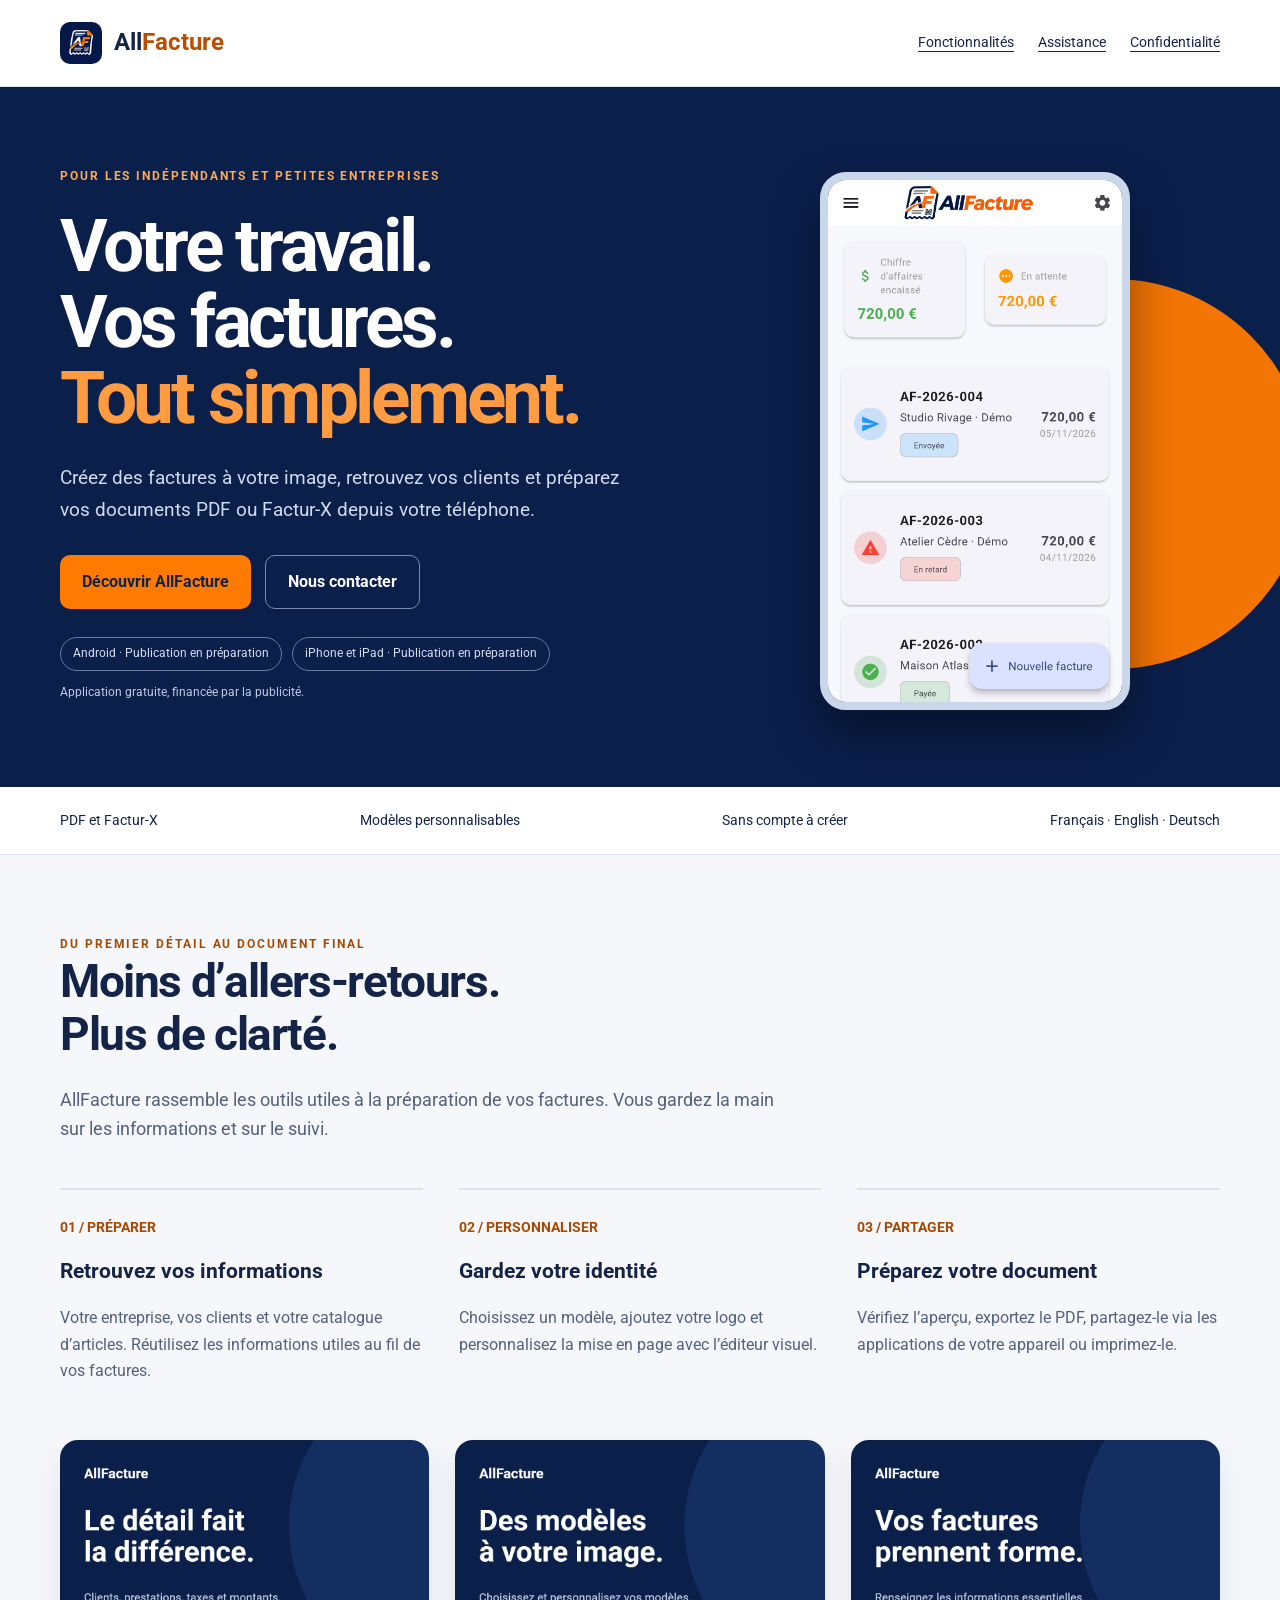
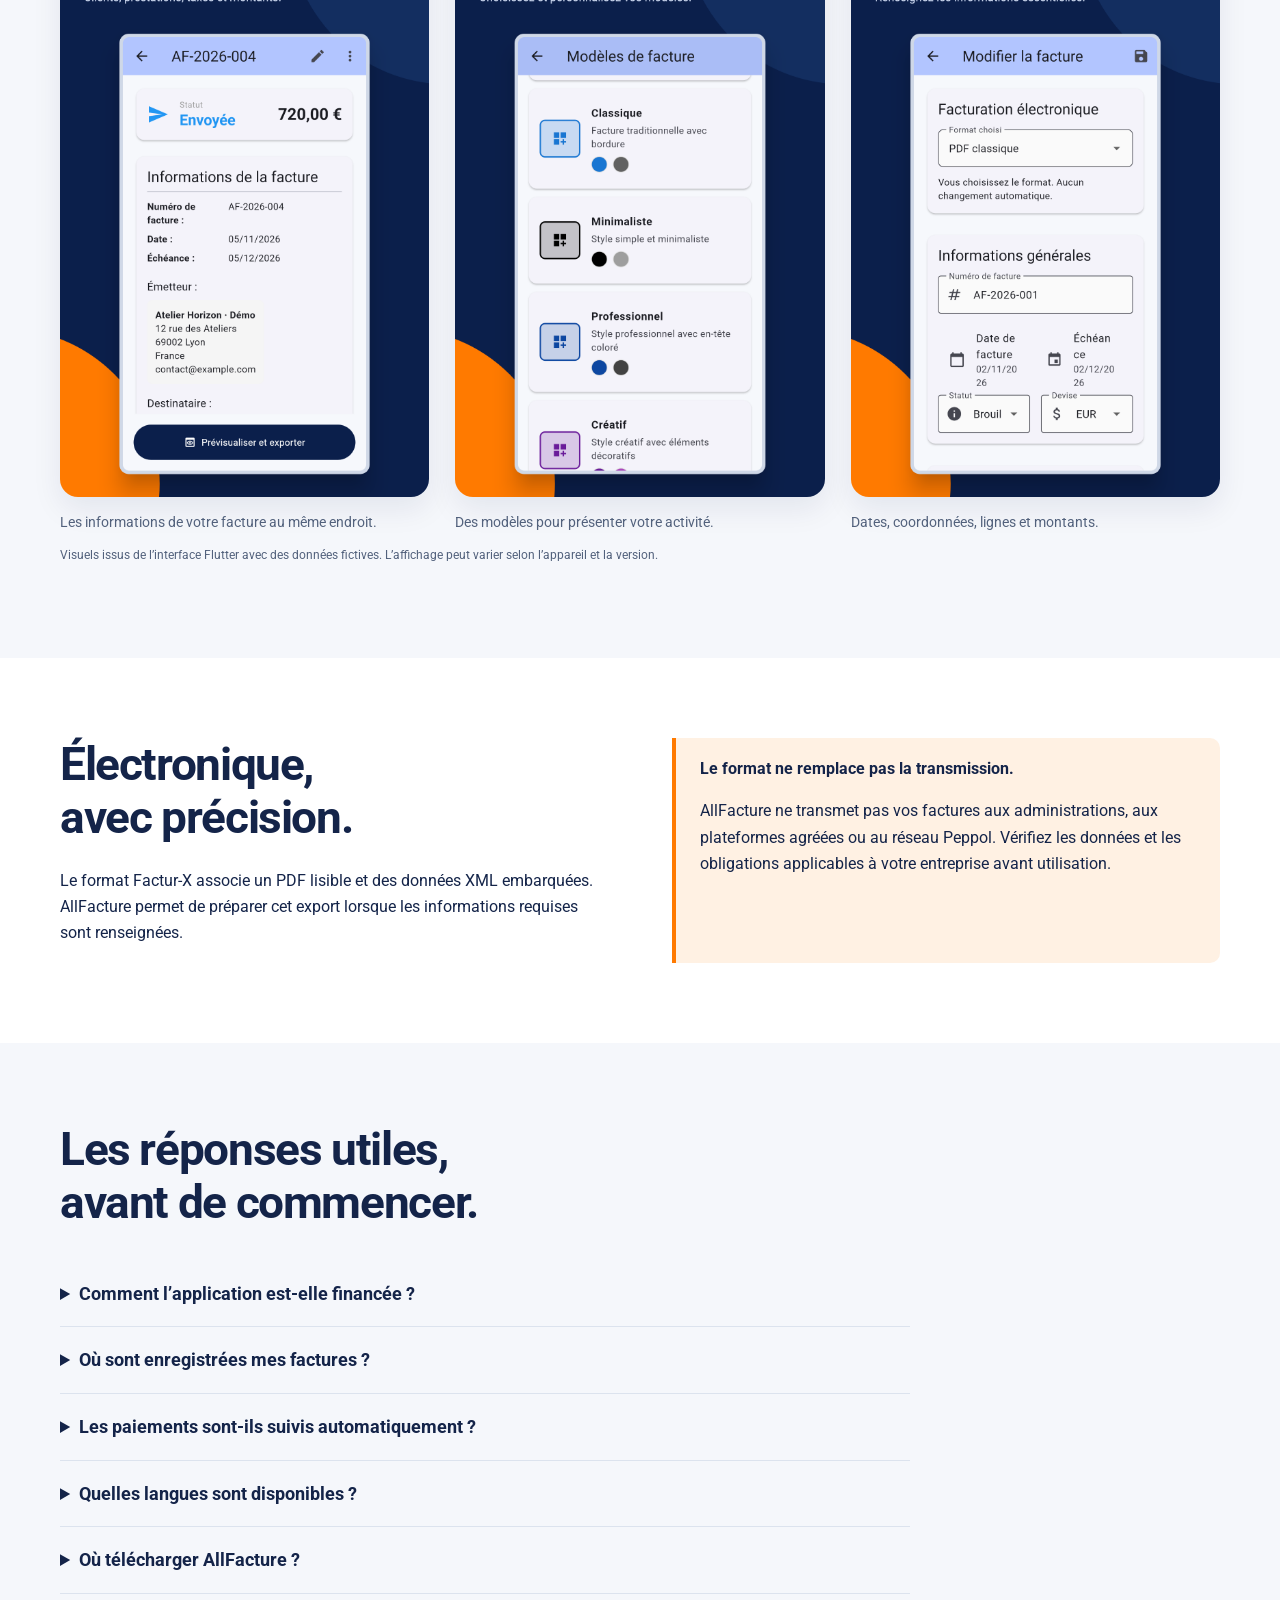
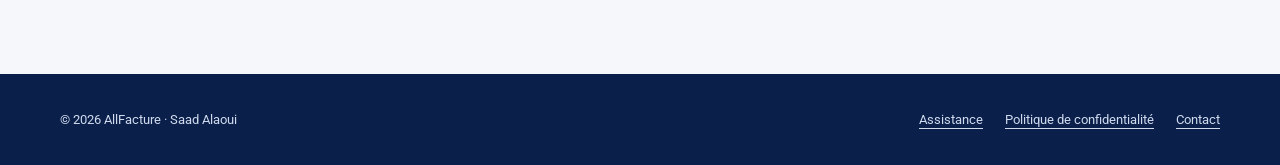
<file: AllFacture/index.html>
<!doctype html><html lang="fr"><head><meta charset="utf-8"><meta name="viewport" content="width=device-width,initial-scale=1"><title>AllFacture — Factures PDF et Factur-X</title><meta name="description" content="Créez et gérez vos factures PDF et Factur-X avec AllFacture. Des modèles personnalisables pour les indépendants, artisans et petites entreprises."><link rel="canonical" href="https://saadalaoui.github.io/allfacture/"><link rel="icon" href="assets/icon-512.png"><link rel="stylesheet" href="assets/style.css"><meta property="og:title" content="AllFacture — La facturation, simplement."><meta property="og:description" content="Vos factures, vos clients, votre style. Découvrez AllFacture."><meta property="og:image" content="https://saadalaoui.github.io/allfacture/assets/feature-fr.png"><meta property="og:url" content="https://saadalaoui.github.io/allfacture/"><meta property="og:type" content="website"><meta name="theme-color" content="#0b1f4b"></head>
<body><a class="skip" href="#contenu">Aller au contenu</a><header class="top"><div class="wrap nav"><a class="brand" href="./"><img src="assets/icon-512.png" width="42" height="42" alt=""><span>All<span>Facture</span></span></a><nav aria-label="Navigation principale"><a href="#fonctionnalites">Fonctionnalités</a><a href="support/">Assistance</a><a href="privacy/">Confidentialité</a></nav></div></header>
<main id="contenu"><section class="hero"><div class="wrap hero-grid"><div><div class="eyebrow">Pour les indépendants et petites entreprises</div><h1>Votre travail.<br>Vos factures.<br><em>Tout simplement.</em></h1><p class="lead">Créez des factures à votre image, retrouvez vos clients et préparez vos documents PDF ou Factur-X depuis votre téléphone.</p><div class="actions"><a class="button" href="#fonctionnalites">Découvrir AllFacture</a><a class="button secondary" href="support/">Nous contacter</a></div><div class="availability" aria-label="Disponibilité"><span class="badge">Android · Publication en préparation</span><span class="badge">iPhone et iPad · Publication en préparation</span></div><p class="caption">Application gratuite, financée par la publicité.</p></div><div class="hero-art"><img src="assets/home-fr.png" width="1080" height="1920" alt="Interface AllFacture : liste de factures et statuts, avec données de démonstration"></div></div></section>
<div class="strip"><div class="wrap"><span>PDF et Factur-X</span><span>Modèles personnalisables</span><span>Sans compte à créer</span><span>Français · English · Deutsch</span></div></div>
<section class="section" id="fonctionnalites"><div class="wrap"><div class="eyebrow" style="color:#a74900">Du premier détail au document final</div><h2>Moins d’allers-retours.<br>Plus de clarté.</h2><p class="intro">AllFacture rassemble les outils utiles à la préparation de vos factures. Vous gardez la main sur les informations et sur le suivi.</p><div class="steps"><article class="step"><span class="number">01 / PRÉPARER</span><h3>Retrouvez vos informations</h3><p>Votre entreprise, vos clients et votre catalogue d’articles. Réutilisez les informations utiles au fil de vos factures.</p></article><article class="step"><span class="number">02 / PERSONNALISER</span><h3>Gardez votre identité</h3><p>Choisissez un modèle, ajoutez votre logo et personnalisez la mise en page avec l’éditeur visuel.</p></article><article class="step"><span class="number">03 / PARTAGER</span><h3>Préparez votre document</h3><p>Vérifiez l’aperçu, exportez le PDF, partagez-le via les applications de votre appareil ou imprimez-le.</p></article></div><div class="gallery"><figure><img src="assets/screen-detail-fr.png" width="1080" height="1920" loading="lazy" alt="Détails d’une facture de démonstration"><figcaption>Les informations de votre facture au même endroit.</figcaption></figure><figure><img src="assets/screen-templates-fr.png" width="1080" height="1920" loading="lazy" alt="Sélection des modèles de facture"><figcaption>Des modèles pour présenter votre activité.</figcaption></figure><figure><img src="assets/screen-form-fr.png" width="1080" height="1920" loading="lazy" alt="Formulaire de facture avec des données fictives"><figcaption>Dates, coordonnées, lignes et montants.</figcaption></figure></div><p class="caption">Visuels issus de l’interface Flutter avec des données fictives. L’affichage peut varier selon l’appareil et la version.</p></div></section>
<section class="section white"><div class="wrap split"><div><h2>Électronique,<br>avec précision.</h2><p>Le format Factur-X associe un PDF lisible et des données XML embarquées. AllFacture permet de préparer cet export lorsque les informations requises sont renseignées.</p></div><div class="notice"><strong>Le format ne remplace pas la transmission.</strong><p>AllFacture ne transmet pas vos factures aux administrations, aux plateformes agréées ou au réseau Peppol. Vérifiez les données et les obligations applicables à votre entreprise avant utilisation.</p></div></div></section>
<section class="section"><div class="wrap"><h2>Les réponses utiles,<br>avant de commencer.</h2><div class="faq"><details><summary>Comment l’application est-elle financée ?</summary><p>Par les publicités intégrées. Une offre facultative permet de regarder une publicité avec récompense pour obtenir 30 minutes sans bannières ni interstitiels sur l’appareil. Refuser cette offre ne bloque pas les fonctionnalités de facturation.</p></details><details><summary>Où sont enregistrées mes factures ?</summary><p>Les données sont enregistrées localement dans l’application. Il n’y a pas de synchronisation cloud intégrée entre appareils. Conservez vos PDF exportés et tenez compte des sauvegardes propres à votre système.</p></details><details><summary>Les paiements sont-ils suivis automatiquement ?</summary><p>Vous mettez à jour vous-même les statuts : brouillon, envoyée, payée, en retard ou annulée. AllFacture ne réalise pas d’encaissement ni de rapprochement bancaire automatique.</p></details><details><summary>Quelles langues sont disponibles ?</summary><p>L’interface propose le français, l’anglais et l’allemand. Une interface en arabe n’est pas incluse dans cette version.</p></details><details><summary>Où télécharger AllFacture ?</summary><p>La publication sur Google Play et l’App Store est en préparation. Les liens officiels seront ajoutés ici lorsque les fiches seront disponibles.</p></details></div></div></section>
</main><footer class="footer"><div class="wrap"><span>© 2026 AllFacture · Saad Alaoui</span><nav aria-label="Liens utiles"><a href="support/">Assistance</a><a href="privacy/">Politique de confidentialité</a><a href="mailto:m.saad.alaoui@gmail.com">Contact</a></nav></div></footer></body></html>
</file>
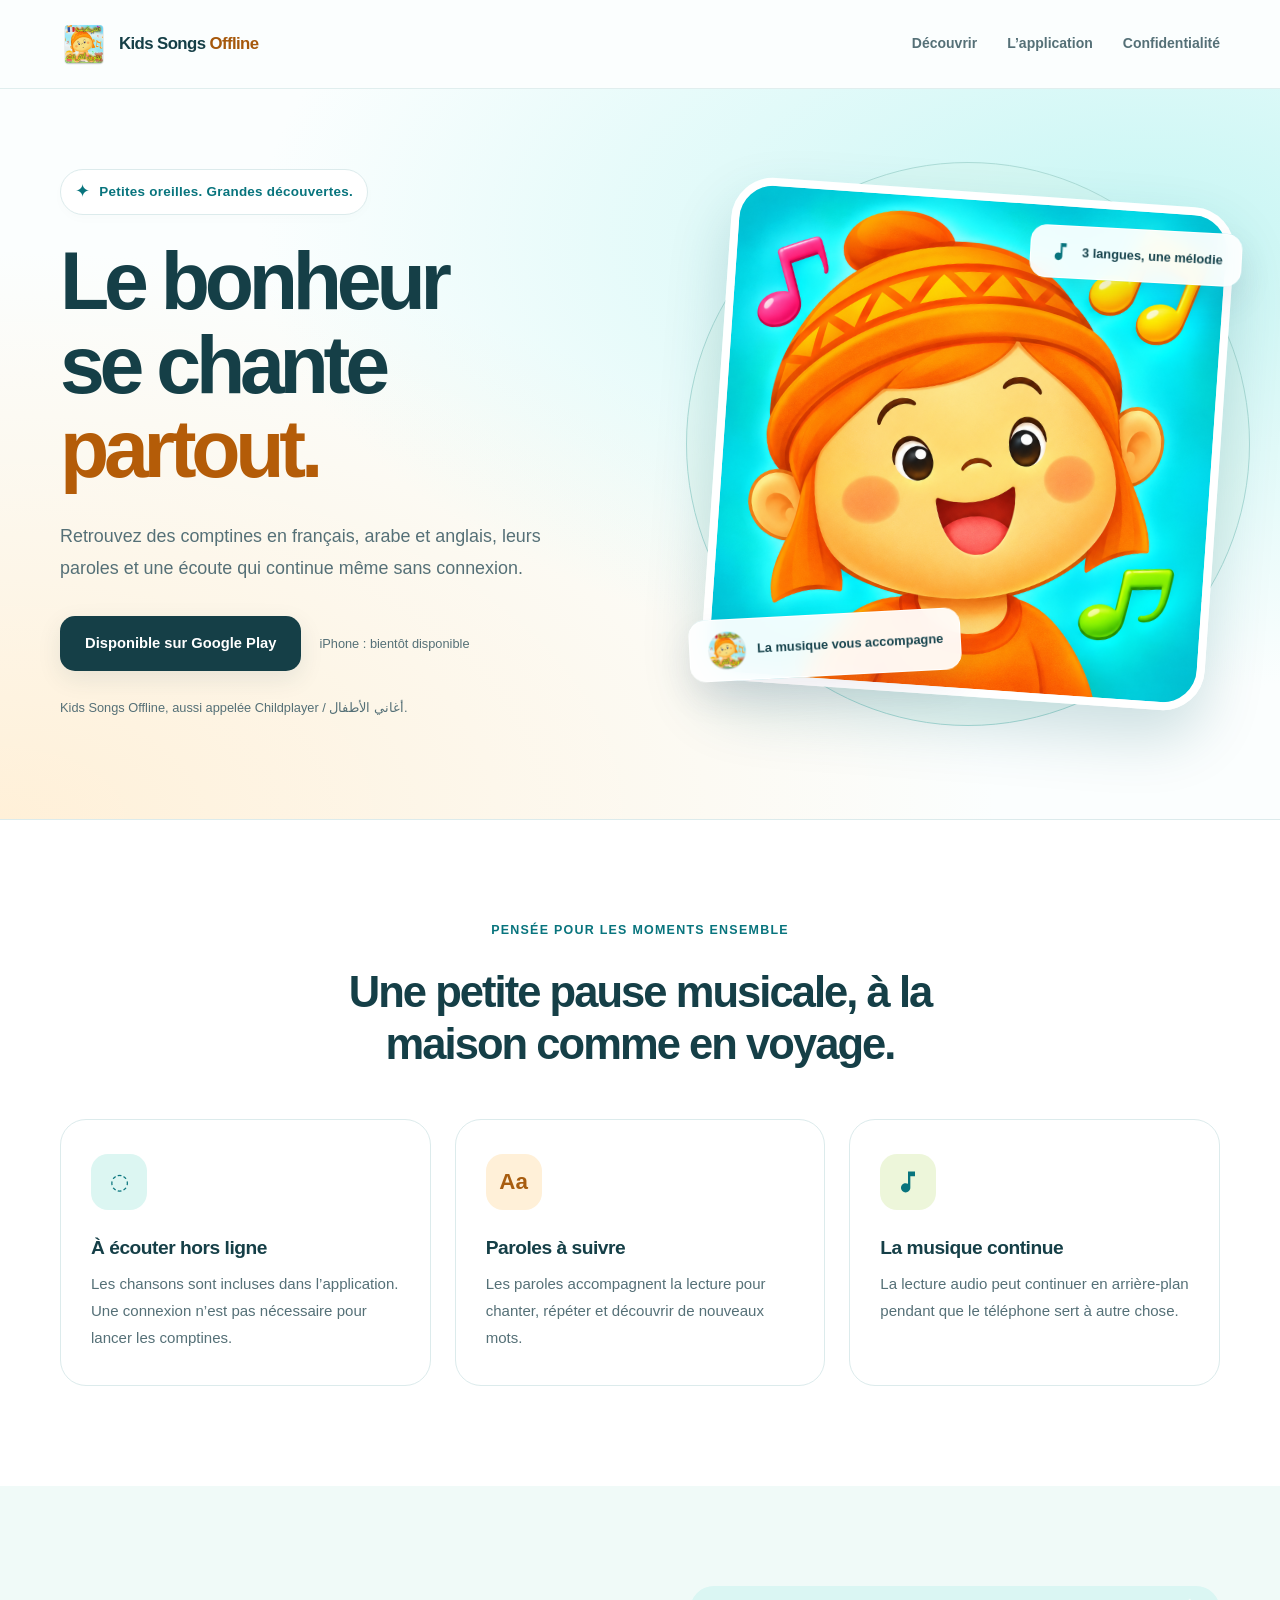
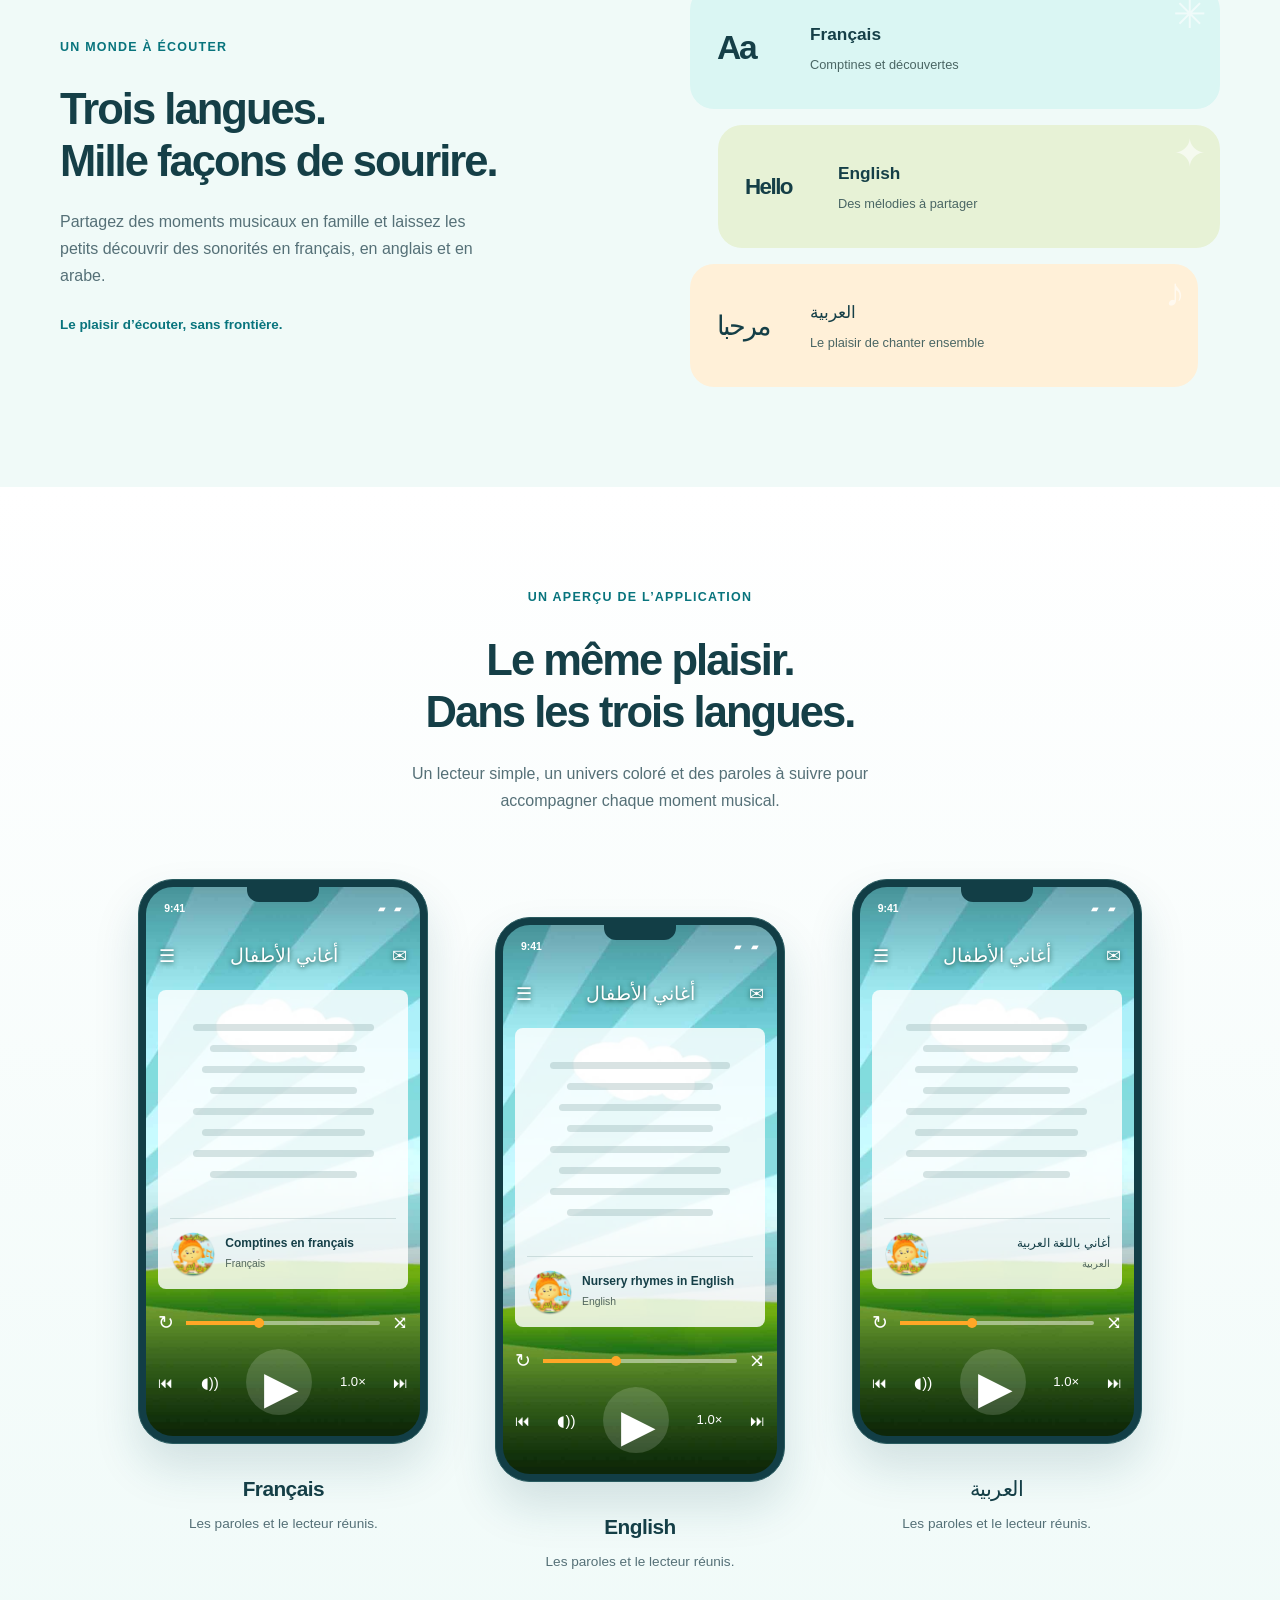
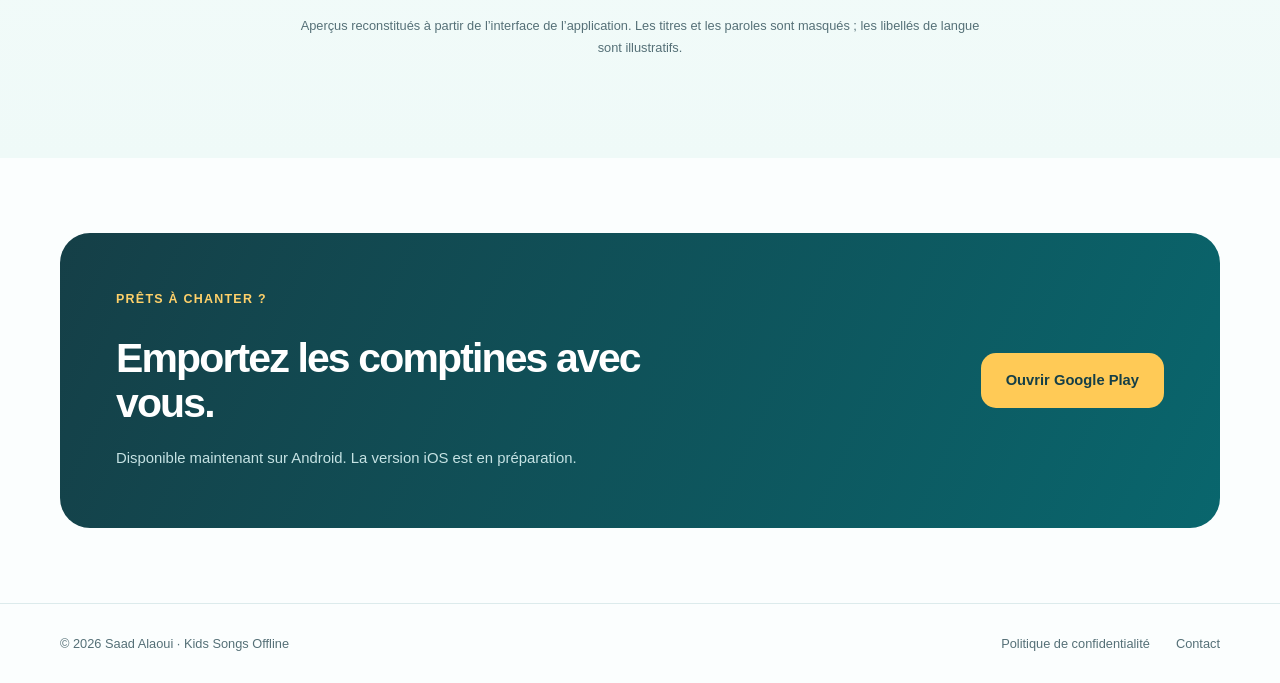
<file: kids-songs-offline/index.html>
<!doctype html>
<html lang="fr">
<head>
  <meta charset="utf-8">
  <meta name="viewport" content="width=device-width, initial-scale=1">
  <meta name="theme-color" content="#08747d">
  <meta name="description" content="Kids Songs Offline : des comptines et chansons pour enfants en français, arabe et anglais, avec paroles et écoute hors ligne.">
  <title>Kids Songs Offline · Comptines à emporter partout</title>
  <link rel="icon" href="assets/android-icon.png" type="image/png">
  <link rel="stylesheet" href="assets/styles.css">
</head>
<body>
  <a class="skip-link" href="#contenu">Aller au contenu</a>
  <header class="site-header">
    <div class="container nav-wrap">
      <a class="brand" href="" aria-label="Kids Songs Offline, accueil"><img class="brand-icon" src="assets/android-icon.png" alt="" width="48" height="48"><span>Kids Songs <strong>Offline</strong></span></a>
      <nav aria-label="Navigation principale"><a href="#decouvrir">Découvrir</a><a href="#apercus">L’application</a><a href="politique-de-confidentialite">Confidentialité</a></nav>
    </div>
  </header>
  <main id="contenu">
    <section class="hero">
      <div class="container hero-grid">
        <div class="hero-copy">
          <p class="eyebrow"><span class="sparkle" aria-hidden="true">✦</span> Petites oreilles. Grandes découvertes.</p>
          <h1>Le bonheur<br>se chante <em>partout.</em></h1>
          <p class="lead">Retrouvez des comptines en français, arabe et anglais, leurs paroles et une écoute qui continue même sans connexion.</p>
          <div class="hero-actions"><a class="button button-primary" href="https://play.google.com/store/apps/details?id=com.childplayer" target="_blank" rel="noopener noreferrer">Disponible sur Google Play</a><span class="platform-note">iPhone : bientôt disponible</span></div>
          <p class="hero-caption">Kids Songs Offline, aussi appelée Childplayer / أغاني الأطفال.</p>
        </div>
        <div class="hero-art branded-art">
          <span class="logo-halo" aria-hidden="true"></span>
          <figure class="logo-showcase"><img src="assets/app-logo.png" alt="Logo de l’application : une petite fille souriante entourée de notes de musique sur un fond turquoise" width="1254" height="1254" fetchpriority="high"></figure>
          <div class="floating-label label-one"><img src="assets/music-note.svg" alt="" width="23" height="23"> 3 langues, une mélodie</div>
          <div class="floating-label label-two"><img src="assets/android-icon-round.png" alt="" width="40" height="40"> La musique vous accompagne</div>
        </div>
      </div>
    </section>
    <section class="features section" id="decouvrir">
      <div class="container">
        <div class="section-heading"><p class="eyebrow">Pensée pour les moments ensemble</p><h2>Une petite pause musicale, à la maison comme en voyage.</h2></div>
        <div class="feature-grid">
          <article class="feature-card"><div class="feature-icon coral" aria-hidden="true">◌</div><h3>À écouter hors ligne</h3><p>Les chansons sont incluses dans l’application. Une connexion n’est pas nécessaire pour lancer les comptines.</p></article>
          <article class="feature-card"><div class="feature-icon yellow" aria-hidden="true">Aa</div><h3>Paroles à suivre</h3><p>Les paroles accompagnent la lecture pour chanter, répéter et découvrir de nouveaux mots.</p></article>
          <article class="feature-card"><div class="feature-icon mint"><img src="assets/music-note.svg" alt="" width="28" height="28"></div><h3>La musique continue</h3><p>La lecture audio peut continuer en arrière-plan pendant que le téléphone sert à autre chose.</p></article>
        </div>
      </div>
    </section>
    <section class="language-section section" id="langues">
      <div class="container languages-layout">
        <div class="languages-copy"><p class="eyebrow">Un monde à écouter</p><h2>Trois langues.<br>Mille façons de sourire.</h2><p>Partagez des moments musicaux en famille et laissez les petits découvrir des sonorités en français, en anglais et en arabe.</p><span class="language-caption">Le plaisir d’écouter, sans frontière.</span></div>
        <div class="language-grid" aria-label="Langues des comptines">
          <div class="language-card french"><span class="language-symbol" aria-hidden="true">Aa</span><div><strong>Français</strong><span>Comptines et découvertes</span></div><span class="language-decoration" aria-hidden="true">✳</span></div>
          <div class="language-card english"><span class="language-symbol" aria-hidden="true">Hello</span><div><strong>English</strong><span>Des mélodies à partager</span></div><span class="language-decoration" aria-hidden="true">✦</span></div>
          <div class="language-card arabic"><span class="language-symbol" aria-hidden="true" lang="ar">مرحبا</span><div><strong lang="ar">العربية</strong><span>Le plaisir de chanter ensemble</span></div><span class="language-decoration" aria-hidden="true">♪</span></div>
        </div>
      </div>
    </section>
    <section class="screenshots-section section" id="apercus">
      <div class="container">
        <div class="section-heading"><p class="eyebrow">Un aperçu de l’application</p><h2>Le même plaisir.<br>Dans les trois langues.</h2><p>Un lecteur simple, un univers coloré et des paroles à suivre pour accompagner chaque moment musical.</p></div>
        <div class="preview-grid">
          <figure class="app-preview preview-fr">
            <div class="device-frame" role="img" aria-label="Aperçu reconstitué du lecteur avec contenu en Français, titres et paroles masqués">
              <div class="app-screen">
                <div class="device-status" aria-hidden="true"><span>9:41</span><span>▰ &nbsp; ▰</span></div>
                <div class="app-toolbar" aria-hidden="true"><span>☰</span><strong lang="ar">أغاني الأطفال</strong><span>✉</span></div>
                <div class="app-lyrics-panel">
                  <div class="lyrics-placeholder" aria-hidden="true"><span></span><span></span><span></span><span></span><span></span><span></span><span></span><span></span></div>
                  <div class="app-media"><img src="assets/android-icon-round.png" alt="" width="52" height="52"><div lang="fr"><strong>Comptines en français</strong><span>Français</span></div></div>
                </div>
                <div class="app-seek" aria-hidden="true"><span>↻</span><div><i></i></div><span>⤨</span></div>
                <div class="app-playback" aria-hidden="true"><span>⏮</span><span>◖))</span><span class="app-play">▶</span><span>1.0×</span><span>⏭</span></div>
              </div>
            </div>
            <figcaption><span class="preview-language" lang="fr">Français</span><span>Les paroles et le lecteur réunis.</span></figcaption>
          </figure>
          <figure class="app-preview preview-en">
            <div class="device-frame" role="img" aria-label="Aperçu reconstitué du lecteur avec contenu en English, titres et paroles masqués">
              <div class="app-screen">
                <div class="device-status" aria-hidden="true"><span>9:41</span><span>▰ &nbsp; ▰</span></div>
                <div class="app-toolbar" aria-hidden="true"><span>☰</span><strong lang="ar">أغاني الأطفال</strong><span>✉</span></div>
                <div class="app-lyrics-panel">
                  <div class="lyrics-placeholder" aria-hidden="true"><span></span><span></span><span></span><span></span><span></span><span></span><span></span><span></span></div>
                  <div class="app-media"><img src="assets/android-icon-round.png" alt="" width="52" height="52"><div lang="en"><strong>Nursery rhymes in English</strong><span>English</span></div></div>
                </div>
                <div class="app-seek" aria-hidden="true"><span>↻</span><div><i></i></div><span>⤨</span></div>
                <div class="app-playback" aria-hidden="true"><span>⏮</span><span>◖))</span><span class="app-play">▶</span><span>1.0×</span><span>⏭</span></div>
              </div>
            </div>
            <figcaption><span class="preview-language" lang="en">English</span><span>Les paroles et le lecteur réunis.</span></figcaption>
          </figure>
          <figure class="app-preview preview-ar">
            <div class="device-frame" role="img" aria-label="Aperçu reconstitué du lecteur avec contenu en العربية, titres et paroles masqués">
              <div class="app-screen">
                <div class="device-status" aria-hidden="true"><span>9:41</span><span>▰ &nbsp; ▰</span></div>
                <div class="app-toolbar" aria-hidden="true"><span>☰</span><strong lang="ar">أغاني الأطفال</strong><span>✉</span></div>
                <div class="app-lyrics-panel">
                  <div class="lyrics-placeholder" aria-hidden="true"><span></span><span></span><span></span><span></span><span></span><span></span><span></span><span></span></div>
                  <div class="app-media"><img src="assets/android-icon-round.png" alt="" width="52" height="52"><div lang="ar" dir="rtl"><strong>أغاني باللغة العربية</strong><span>العربية</span></div></div>
                </div>
                <div class="app-seek" aria-hidden="true"><span>↻</span><div><i></i></div><span>⤨</span></div>
                <div class="app-playback" aria-hidden="true"><span>⏮</span><span>◖))</span><span class="app-play">▶</span><span>1.0×</span><span>⏭</span></div>
              </div>
            </div>
            <figcaption><span class="preview-language" lang="ar" dir="rtl">العربية</span><span>Les paroles et le lecteur réunis.</span></figcaption>
          </figure>
        </div>
        <p class="preview-disclosure">Aperçus reconstitués à partir de l’interface de l’application. Les titres et les paroles sont masqués ; les libellés de langue sont illustratifs.</p>
      </div>
    </section>
    <section class="cta-section"><div class="container cta-inner"><div><p class="eyebrow">Prêts à chanter ?</p><h2>Emportez les comptines avec vous.</h2><p>Disponible maintenant sur Android. La version iOS est en préparation.</p></div><a class="button button-light" href="https://play.google.com/store/apps/details?id=com.childplayer" target="_blank" rel="noopener noreferrer">Ouvrir Google Play</a></div></section>
  </main>
  <footer class="site-footer"><div class="container footer-inner"><span>© 2026 Saad Alaoui · Kids Songs Offline</span><div><a href="politique-de-confidentialite">Politique de confidentialité</a><a href="mailto:m.saad.alaoui@gmail.com">Contact</a></div></div></footer>
</body>
</html>
</file>
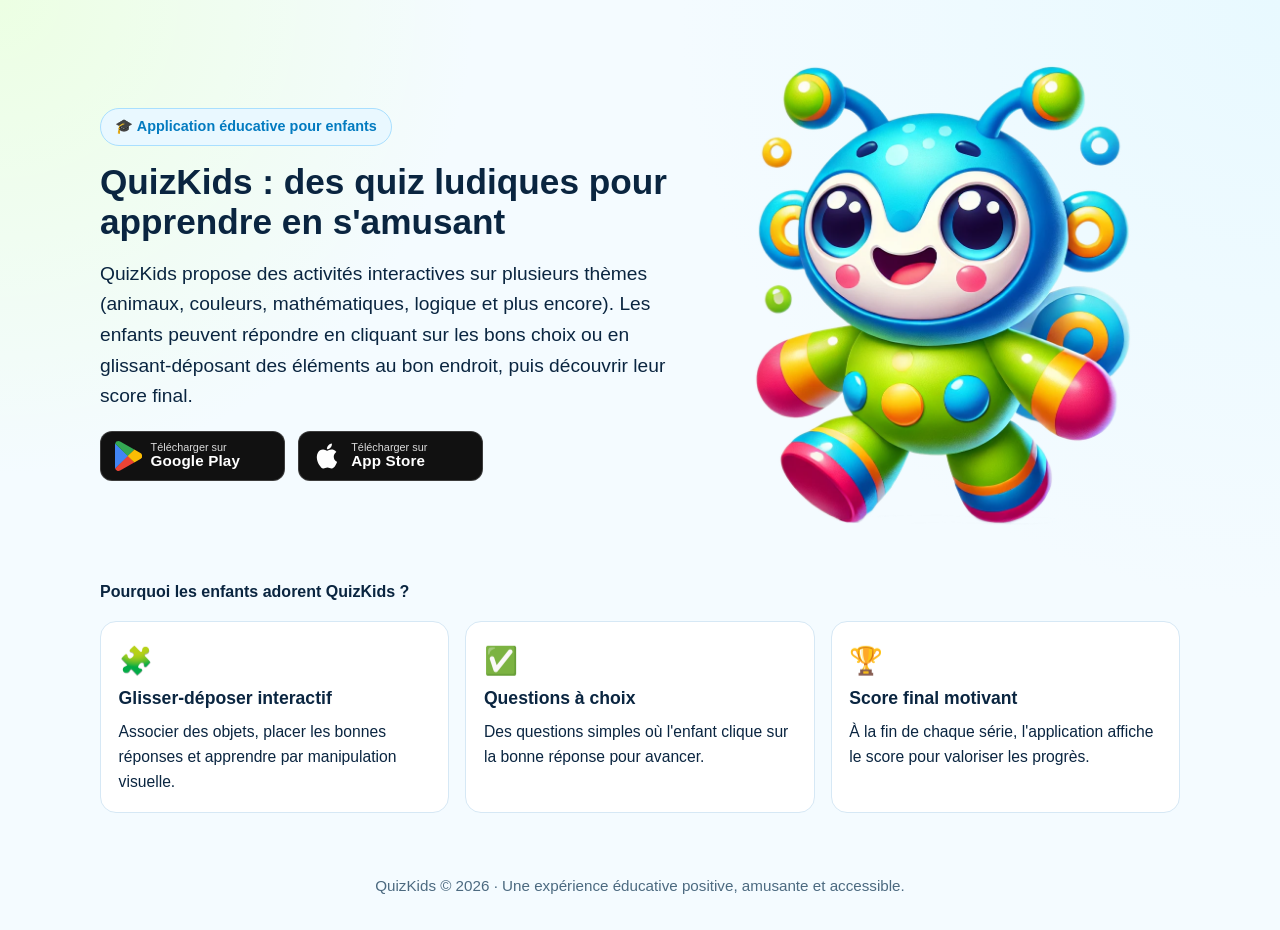
<file: quizkids/index.html>
<!doctype html>
<html lang="fr">
<head>
  <meta charset="utf-8" />
  <meta name="viewport" content="width=device-width, initial-scale=1" />
  <title>QuizKids — Apprendre en s'amusant</title>
  <meta name="description" content="Présentation de QuizKids, l'application de quiz éducatifs pour enfants avec glisser-déposer et QCM." />
  <style>
    :root {
      --bg: #f4fbff;
      --text: #0a2540;
      --accent: #13a8ff;
      --accent-2: #6ad61f;
      --card: #ffffff;
      --line: #d6e8f5;
    }

    * { box-sizing: border-box; }

    body {
      margin: 0;
      font-family: "Nunito", "Segoe UI", Roboto, Arial, sans-serif;
      color: var(--text);
      background:
        radial-gradient(circle at top right, #e8f9ff 0%, transparent 38%),
        radial-gradient(circle at top left, #ecffe3 0%, transparent 30%),
        var(--bg);
      line-height: 1.6;
    }

    .container {
      width: min(1080px, calc(100% - 2rem));
      margin: 0 auto;
    }

    .hero {
      padding: 3rem 0 2.2rem;
      display: grid;
      grid-template-columns: 1.2fr 1fr;
      gap: 2rem;
      align-items: center;
    }

    .badge {
      display: inline-block;
      border: 1px solid #a9dfff;
      color: #037bc0;
      font-weight: 700;
      border-radius: 999px;
      padding: .4rem .9rem;
      background: #e9f8ff;
      font-size: .9rem;
    }

    h1 {
      margin: 1rem 0 1rem;
      font-size: clamp(1rem, 3vw, 2.2rem);
      line-height: 1.15;
    }

    .lead {
      margin: 0 0 1.2rem;
      font-size: clamp(1.02rem, 2.3vw, 1.2rem);
      max-width: 60ch;
    }

    .cta-row {
      display: flex;
      flex-wrap: wrap;
      gap: .8rem;
      margin-top: 1.3rem;
    }

    .store-row {
      display: flex;
      flex-wrap: wrap;
      gap: .8rem;
      margin-top: .9rem;
    }

    .store-btn {
      display: inline-flex;
      align-items: center;
      gap: .55rem;
      text-decoration: none;
      color: #fff;
      background: #111;
      border-radius: 12px;
      padding: .55rem .85rem;
      min-width: 185px;
      border: 1px solid rgba(255, 255, 255, .18);
    }

    .store-btn small {
      display: block;
      font-size: .68rem;
      line-height: 1;
      opacity: .85;
    }

    .store-btn strong {
      display: block;
      font-size: .95rem;
      line-height: 1.2;
      letter-spacing: .01em;
    }

    .store-icon {
      font-size: 1.35rem;
      line-height: 1;
    }

    .btn {
      display: inline-block;
      padding: .8rem 1rem;
      border-radius: 12px;
      border: 0;
      text-decoration: none;
      font-weight: 800;
    }

    .btn-primary {
      background: linear-gradient(135deg, #00b9ff, #007bff);
      color: #fff;
      box-shadow: 0 10px 24px rgba(0, 125, 255, .25);
    }

    .btn-secondary {
      background: #fff;
      color: #005f99;
      border: 1px solid #b6ddf8;
    }

    .hero-card {
      padding: 1rem;
      display: flex;
      justify-content: center;
      align-items: center;
      min-height: 350px;
    }

    .hero-card img {
      max-width: min(100%, 380px);
      height: auto;
      display: block;
    }

    .features {
      display: grid;
      grid-template-columns: repeat(3, minmax(0, 1fr));
      gap: 1rem;
      padding-bottom: 2.8rem;
    }

    .feature {
      background: var(--card);
      border: 1px solid var(--line);
      border-radius: 16px;
      padding: 1.1rem;
    }

    .feature h3 {
      margin: .1rem 0 .4rem;
      font-size: 1.1rem;
    }

    .feature p {
      margin: 0;
      font-size: .98rem;
    }

    .icon {
      font-size: 1.7rem;
    }

    .section-title {
      margin: .2rem 0 1rem;
      font-size: clamp(0.4rem, 2.2vw, 1rem);
    }

    footer {
      text-align: center;
      padding: 1rem 1rem 2rem;
      color: #4c6a80;
      font-size: .95rem;
    }

    @media (max-width: 860px) {
      .hero { grid-template-columns: 1fr; }
      .features { grid-template-columns: 1fr; }
      .hero-card { min-height: 280px; }
    }
  </style>
</head>
<body>
  <header class="container hero">
    <div>
      <span class="badge">🎓 Application éducative pour enfants</span>
      <h1>QuizKids : des quiz ludiques pour apprendre en s'amusant</h1>
      <p class="lead">
        QuizKids propose des activités interactives sur plusieurs thèmes (animaux, couleurs, mathématiques, logique et plus encore).
        Les enfants peuvent répondre en cliquant sur les bons choix ou en glissant-déposant des éléments au bon endroit,
        puis découvrir leur score final.
      </p>
      <div class="cta-row" style="display: none">
        <a class="btn btn-primary" href="#fonctionnalites">Voir les fonctionnalités</a>
        <a class="btn btn-secondary" href="privacy/">Politique de confidentialité</a>
      </div>
      <div class="store-row" aria-label="Téléchargement de l'application QuizKids">
        <a class="store-btn" href="#" aria-label="Télécharger sur Google Play">
          <svg style="height: 30px" xmlns="http://www.w3.org/2000/svg" viewBox="0 0 28.99 31.99"><g data-name="Capa 2"><g data-name="Capa 1"><path d="M13.54 15.28.12 29.34a3.66 3.66 0 0 0 5.33 2.16l15.1-8.6Z" style="fill:#ea4335"/><path d="m27.11 12.89-6.53-3.74-7.35 6.45 7.38 7.28 6.48-3.7a3.54 3.54 0 0 0 1.5-4.79 3.62 3.62 0 0 0-1.5-1.5z" style="fill:#fbbc04"/><path d="M.12 2.66a3.57 3.57 0 0 0-.12.92v24.84a3.57 3.57 0 0 0 .12.92L14 15.64Z" style="fill:#4285f4"/><path d="m13.64 16 6.94-6.85L5.5.51A3.73 3.73 0 0 0 3.63 0 3.64 3.64 0 0 0 .12 2.65Z" style="fill:#34a853"/></g></g></svg>
          <span>
            <small>Télécharger sur</small>
            <strong>Google Play</strong>
          </span>
        </a>
        <a class="store-btn" href="#" aria-label="Télécharger sur l'App Store">
          <svg style="height: 30px" xmlns="http://www.w3.org/2000/svg" fill="#fff" viewBox="0 0 24 24">
            <path d="M18.71 19.5C17.88 20.74 17 21.95 15.66 21.97C14.32 22 13.89 21.18 12.37 21.18C10.84 21.18 10.37 21.95 9.09997 22C7.78997 22.05 6.79997 20.68 5.95997 19.47C4.24997 17 2.93997 12.45 4.69997 9.39C5.56997 7.87 7.12997 6.91 8.81997 6.88C10.1 6.86 11.32 7.75 12.11 7.75C12.89 7.75 14.37 6.68 15.92 6.84C16.57 6.87 18.39 7.1 19.56 8.82C19.47 8.88 17.39 10.1 17.41 12.63C17.44 15.65 20.06 16.66 20.09 16.67C20.06 16.74 19.67 18.11 18.71 19.5ZM13 3.5C13.73 2.67 14.94 2.04 15.94 2C16.07 3.17 15.6 4.35 14.9 5.19C14.21 6.04 13.07 6.7 11.95 6.61C11.8 5.46 12.36 4.26 13 3.5Z"/>
          </svg>
          <span>
            <small>Télécharger sur</small>
            <strong>App Store</strong>
          </span>
        </a>
      </div>
    </div>

    <div class="hero-card">
      <img src="images/mascot.png" alt="Mascotte QuizKids" />
    </div>
  </header>

  <main class="container" id="fonctionnalites">
    <h2 class="section-title">Pourquoi les enfants adorent QuizKids ?</h2>

    <section class="features" aria-label="Fonctionnalités de QuizKids">
      <article class="feature">
        <div class="icon" aria-hidden="true">🧩</div>
        <h3>Glisser-déposer interactif</h3>
        <p>Associer des objets, placer les bonnes réponses et apprendre par manipulation visuelle.</p>
      </article>

      <article class="feature">
        <div class="icon" aria-hidden="true">✅</div>
        <h3>Questions à choix</h3>
        <p>Des questions simples où l'enfant clique sur la bonne réponse pour avancer.</p>
      </article>

      <article class="feature">
        <div class="icon" aria-hidden="true">🏆</div>
        <h3>Score final motivant</h3>
        <p>À la fin de chaque série, l'application affiche le score pour valoriser les progrès.</p>
      </article>
    </section>
  </main>

  <footer>
    QuizKids © 2026 · Une expérience éducative positive, amusante et accessible.
  </footer>
</body>
</html>
</file>
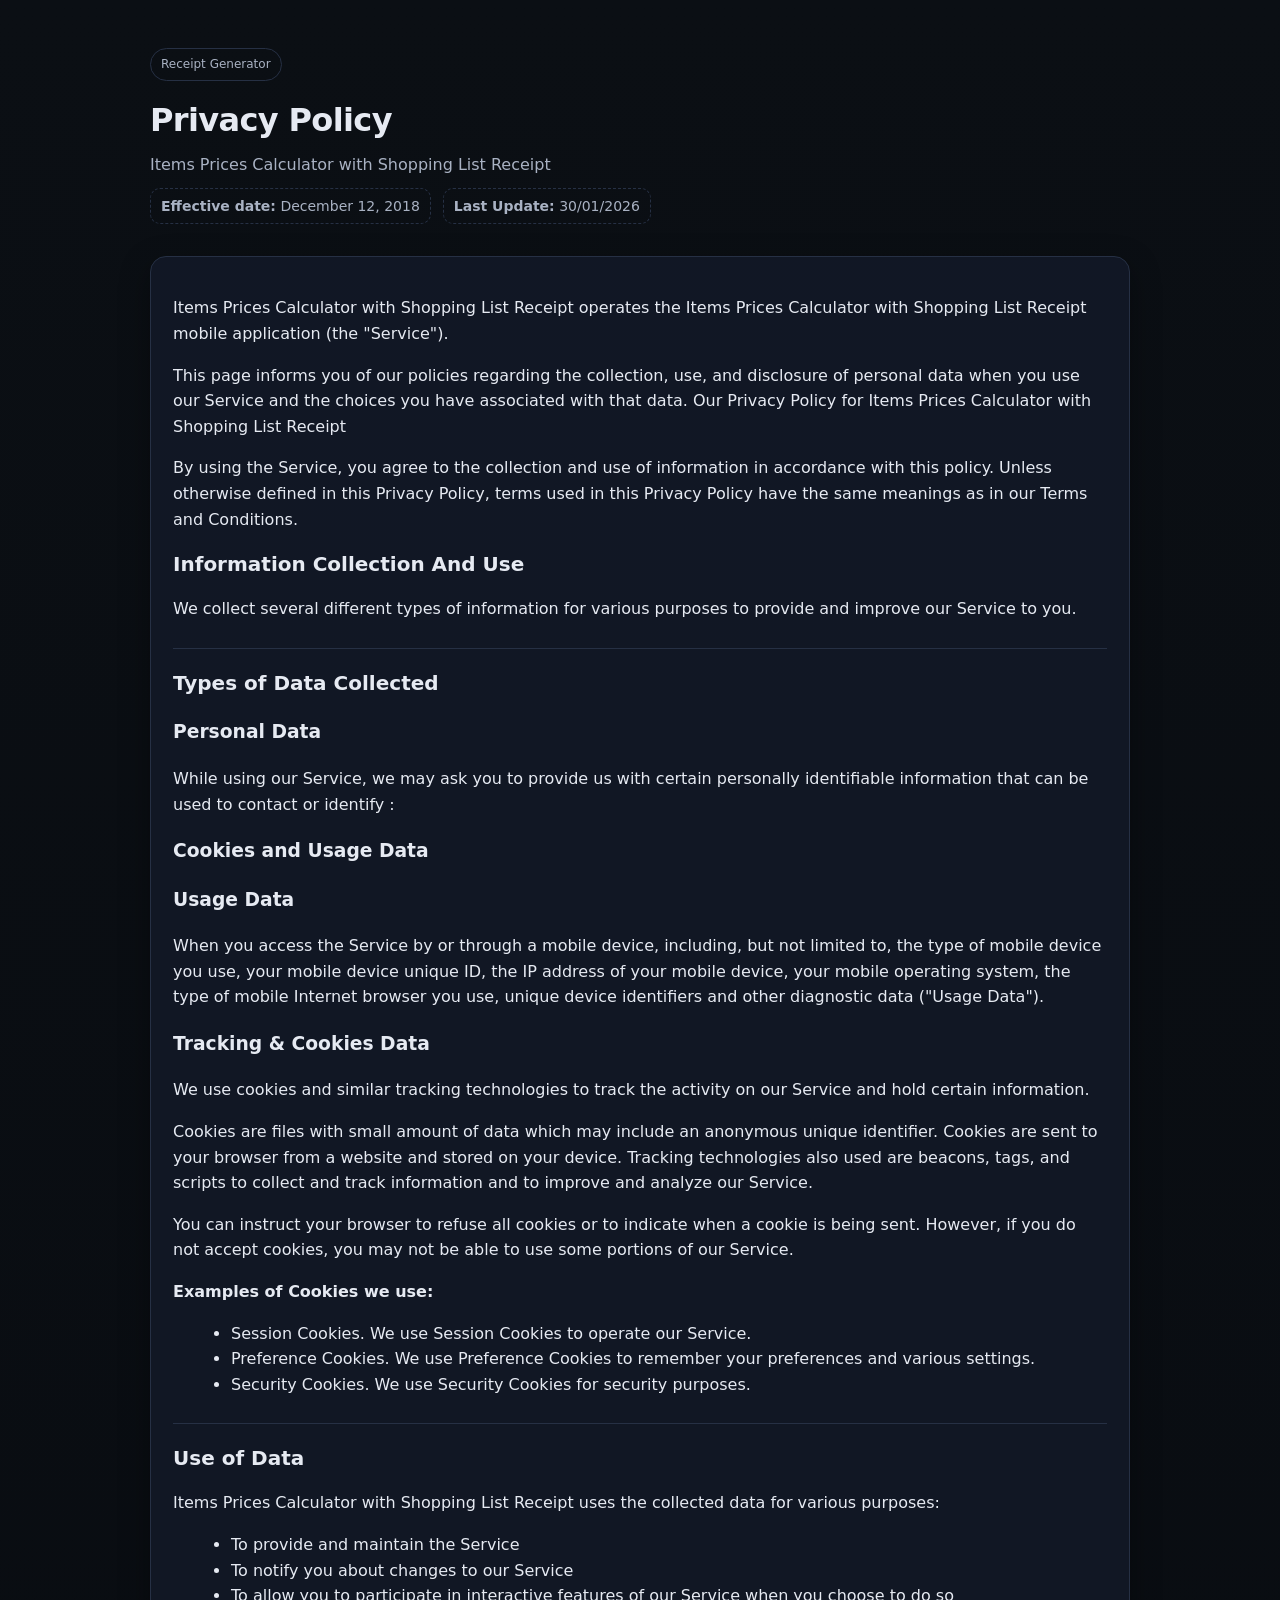
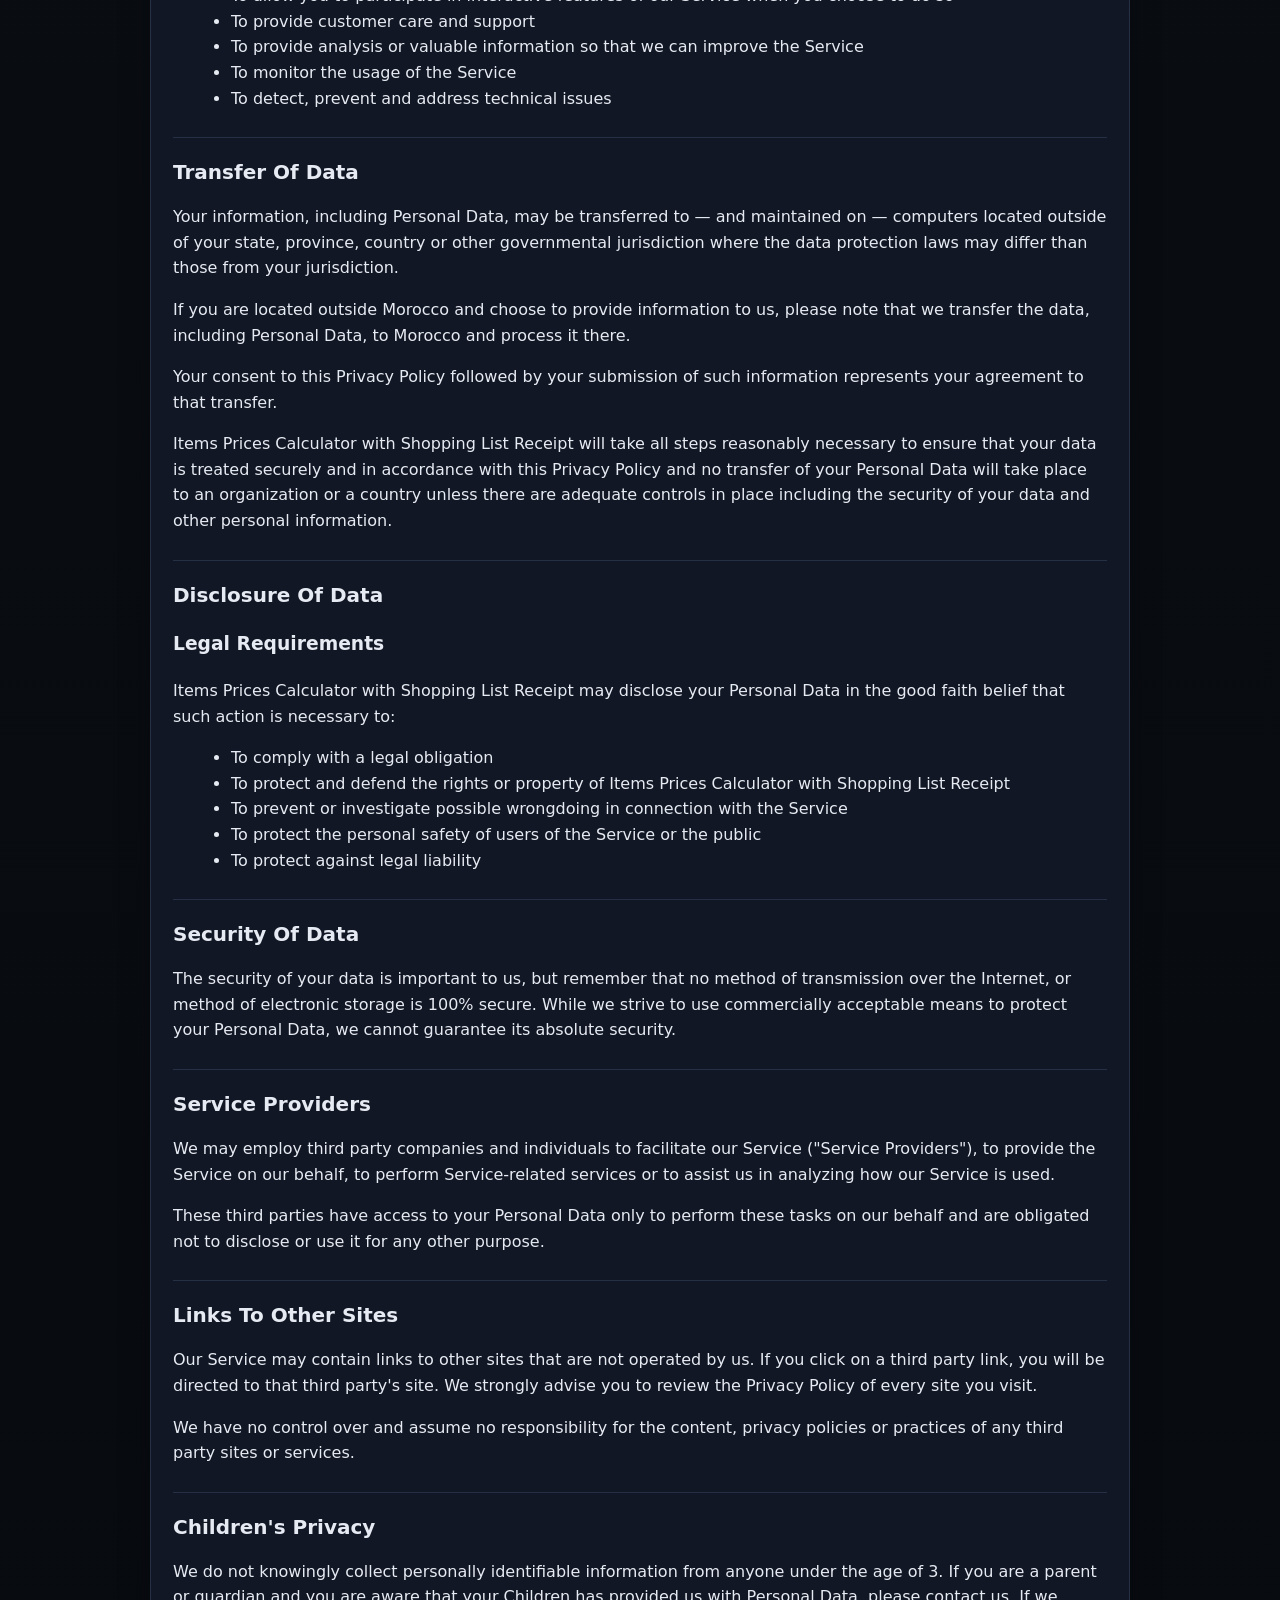
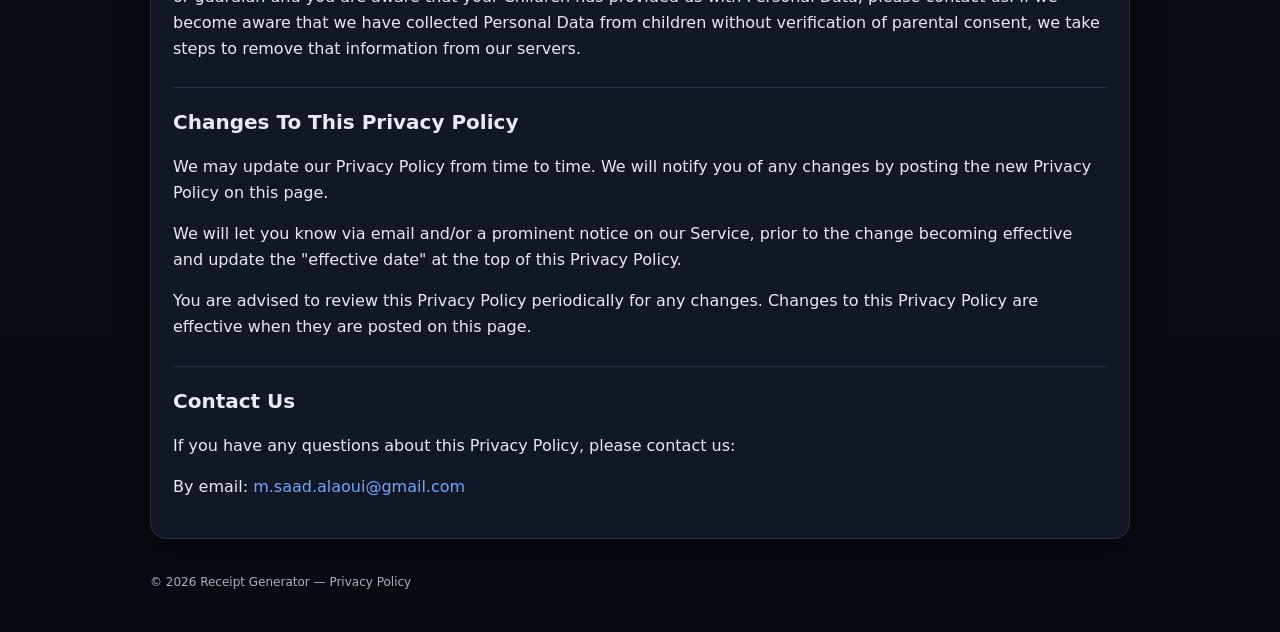
<file: receipt-generator/index.html>
<!doctype html>
<html lang="en">
<head>
    <meta charset="utf-8" />
    <meta name="viewport" content="width=device-width,initial-scale=1" />
    <title>Receipt Generator — Privacy Policy</title>
    <style>
        :root{
            --bg:#0b0f14;
            --card:#121826;
            --text:#e6eaf2;
            --muted:#a9b2c3;
            --line:#263044;
            --accent:#6aa9ff;
        }
        body{
            margin:0;
            font-family: system-ui, -apple-system, Segoe UI, Roboto, Arial, sans-serif;
            background: linear-gradient(180deg, var(--bg), #070a0f);
            color:var(--text);
            line-height:1.6;
        }
        header{
            padding:48px 16px 16px;
            max-width: 980px;
            margin: 0 auto;
        }
        .badge{
            display:inline-block;
            padding:6px 10px;
            border:1px solid var(--line);
            border-radius:999px;
            color:var(--muted);
            font-size:12px;
        }
        h1{
            margin:14px 0 6px;
            font-size:32px;
            letter-spacing:-0.02em;
        }
        .sub{
            color:var(--muted);
            margin:0;
        }
        main{
            max-width:980px;
            margin: 0 auto;
            padding: 16px;
        }
        .card{
            background: rgba(18,24,38,0.92);
            border:1px solid var(--line);
            border-radius:16px;
            padding:22px;
            box-shadow: 0 10px 30px rgba(0,0,0,0.35);
        }
        h2{
            margin:26px 0 10px;
            font-size:20px;
            border-top:1px solid var(--line);
            padding-top:18px;
        }
        h2:first-of-type{
            border-top:none;
            padding-top:0;
            margin-top:0;
        }
        ul{ margin: 8px 0 0 18px; }
        a{ color:var(--accent); text-decoration:none; }
        a:hover{ text-decoration:underline; }
        footer{
            max-width:980px;
            margin: 0 auto;
            padding: 18px 16px 40px;
            color:var(--muted);
            font-size:12px;
        }
        .meta{
            display:flex;
            gap:12px;
            flex-wrap:wrap;
            margin-top:10px;
            color:var(--muted);
            font-size:14px;
        }
        .meta span{
            padding:6px 10px;
            border:1px dashed var(--line);
            border-radius:10px;
        }
    </style>
</head>

<body>
<header>
    <span class="badge">Receipt Generator</span>
    <h1>Privacy Policy</h1>
    <p class="sub">Items Prices Calculator with Shopping List Receipt</p>
    <div class="meta">
        <span><strong>Effective date:</strong> December 12, 2018</span>
        <span><strong>Last Update:</strong> 30/01/2026</span>
    </div>
</header>

<main>
    <article class="card">
        <p>
            Items Prices Calculator with Shopping List Receipt operates the Items Prices Calculator with Shopping List Receipt
            mobile application (the "Service").
        </p>

        <p>
            This page informs you of our policies regarding the collection, use, and disclosure of personal data when you use
            our Service and the choices you have associated with that data. Our Privacy Policy for Items Prices Calculator
            with Shopping List Receipt
        </p>

        <p>
            By using the Service, you agree to the collection and use of information in accordance with this policy. Unless
            otherwise defined in this Privacy Policy, terms used in this Privacy Policy have the same meanings as in our
            Terms and Conditions.
        </p>

        <h2>Information Collection And Use</h2>
        <p>
            We collect several different types of information for various purposes to provide and improve our Service to you.
        </p>

        <h2>Types of Data Collected</h2>

        <h3>Personal Data</h3>
        <p>
            While using our Service, we may ask you to provide us with certain personally identifiable information that can be
            used to contact or identify :
        </p>

        <h3>Cookies and Usage Data</h3>

        <h3>Usage Data</h3>
        <p>
            When you access the Service by or through a mobile device, including, but not limited to, the type of mobile
            device you use, your mobile device unique ID, the IP address of your mobile device, your mobile operating system,
            the type of mobile Internet browser you use, unique device identifiers and other diagnostic data ("Usage Data").
        </p>

        <h3>Tracking &amp; Cookies Data</h3>
        <p>
            We use cookies and similar tracking technologies to track the activity on our Service and hold certain
            information.
        </p>
        <p>
            Cookies are files with small amount of data which may include an anonymous unique identifier. Cookies are sent to
            your browser from a website and stored on your device. Tracking technologies also used are beacons, tags, and
            scripts to collect and track information and to improve and analyze our Service.
        </p>
        <p>
            You can instruct your browser to refuse all cookies or to indicate when a cookie is being sent. However, if you
            do not accept cookies, you may not be able to use some portions of our Service.
        </p>
        <p><strong>Examples of Cookies we use:</strong></p>
        <ul>
            <li>Session Cookies. We use Session Cookies to operate our Service.</li>
            <li>Preference Cookies. We use Preference Cookies to remember your preferences and various settings.</li>
            <li>Security Cookies. We use Security Cookies for security purposes.</li>
        </ul>

        <h2>Use of Data</h2>
        <p>Items Prices Calculator with Shopping List Receipt uses the collected data for various purposes:</p>
        <ul>
            <li>To provide and maintain the Service</li>
            <li>To notify you about changes to our Service</li>
            <li>To allow you to participate in interactive features of our Service when you choose to do so</li>
            <li>To provide customer care and support</li>
            <li>To provide analysis or valuable information so that we can improve the Service</li>
            <li>To monitor the usage of the Service</li>
            <li>To detect, prevent and address technical issues</li>
        </ul>

        <h2>Transfer Of Data</h2>
        <p>
            Your information, including Personal Data, may be transferred to — and maintained on — computers located outside
            of your state, province, country or other governmental jurisdiction where the data protection laws may differ
            than those from your jurisdiction.
        </p>
        <p>
            If you are located outside Morocco and choose to provide information to us, please note that we transfer the data,
            including Personal Data, to Morocco and process it there.
        </p>
        <p>
            Your consent to this Privacy Policy followed by your submission of such information represents your agreement to
            that transfer.
        </p>
        <p>
            Items Prices Calculator with Shopping List Receipt will take all steps reasonably necessary to ensure that your
            data is treated securely and in accordance with this Privacy Policy and no transfer of your Personal Data will
            take place to an organization or a country unless there are adequate controls in place including the security of
            your data and other personal information.
        </p>

        <h2>Disclosure Of Data</h2>

        <h3>Legal Requirements</h3>
        <p>Items Prices Calculator with Shopping List Receipt may disclose your Personal Data in the good faith belief that such action is necessary to:</p>
        <ul>
            <li>To comply with a legal obligation</li>
            <li>To protect and defend the rights or property of Items Prices Calculator with Shopping List Receipt</li>
            <li>To prevent or investigate possible wrongdoing in connection with the Service</li>
            <li>To protect the personal safety of users of the Service or the public</li>
            <li>To protect against legal liability</li>
        </ul>

        <h2>Security Of Data</h2>
        <p>
            The security of your data is important to us, but remember that no method of transmission over the Internet, or
            method of electronic storage is 100% secure. While we strive to use commercially acceptable means to protect your
            Personal Data, we cannot guarantee its absolute security.
        </p>

        <h2>Service Providers</h2>
        <p>
            We may employ third party companies and individuals to facilitate our Service ("Service Providers"), to provide
            the Service on our behalf, to perform Service-related services or to assist us in analyzing how our Service is
            used.
        </p>
        <p>
            These third parties have access to your Personal Data only to perform these tasks on our behalf and are obligated
            not to disclose or use it for any other purpose.
        </p>

        <h2>Links To Other Sites</h2>
        <p>
            Our Service may contain links to other sites that are not operated by us. If you click on a third party link, you
            will be directed to that third party's site. We strongly advise you to review the Privacy Policy of every site
            you visit.
        </p>
        <p>
            We have no control over and assume no responsibility for the content, privacy policies or practices of any third
            party sites or services.
        </p>

        <h2>Children's Privacy</h2>
        <p>
            We do not knowingly collect personally identifiable information from anyone under the age of 3. If you are a
            parent or guardian and you are aware that your Children has provided us with Personal Data, please contact us. If
            we become aware that we have collected Personal Data from children without verification of parental consent, we
            take steps to remove that information from our servers.
        </p>

        <h2>Changes To This Privacy Policy</h2>
        <p>
            We may update our Privacy Policy from time to time. We will notify you of any changes by posting the new Privacy
            Policy on this page.
        </p>
        <p>
            We will let you know via email and/or a prominent notice on our Service, prior to the change becoming effective
            and update the "effective date" at the top of this Privacy Policy.
        </p>
        <p>
            You are advised to review this Privacy Policy periodically for any changes. Changes to this Privacy Policy are
            effective when they are posted on this page.
        </p>

        <h2>Contact Us</h2>
        <p>If you have any questions about this Privacy Policy, please contact us:</p>
        <p>By email: <a href="mailto:m.saad.alaoui@gmail.com">m.saad.alaoui@gmail.com</a></p>
    </article>
</main>

<footer>
    © <span id="year"></span> Receipt Generator — Privacy Policy
</footer>

<script>
    document.getElementById("year").textContent = new Date().getFullYear();
</script>
</body>
</html>
</file>
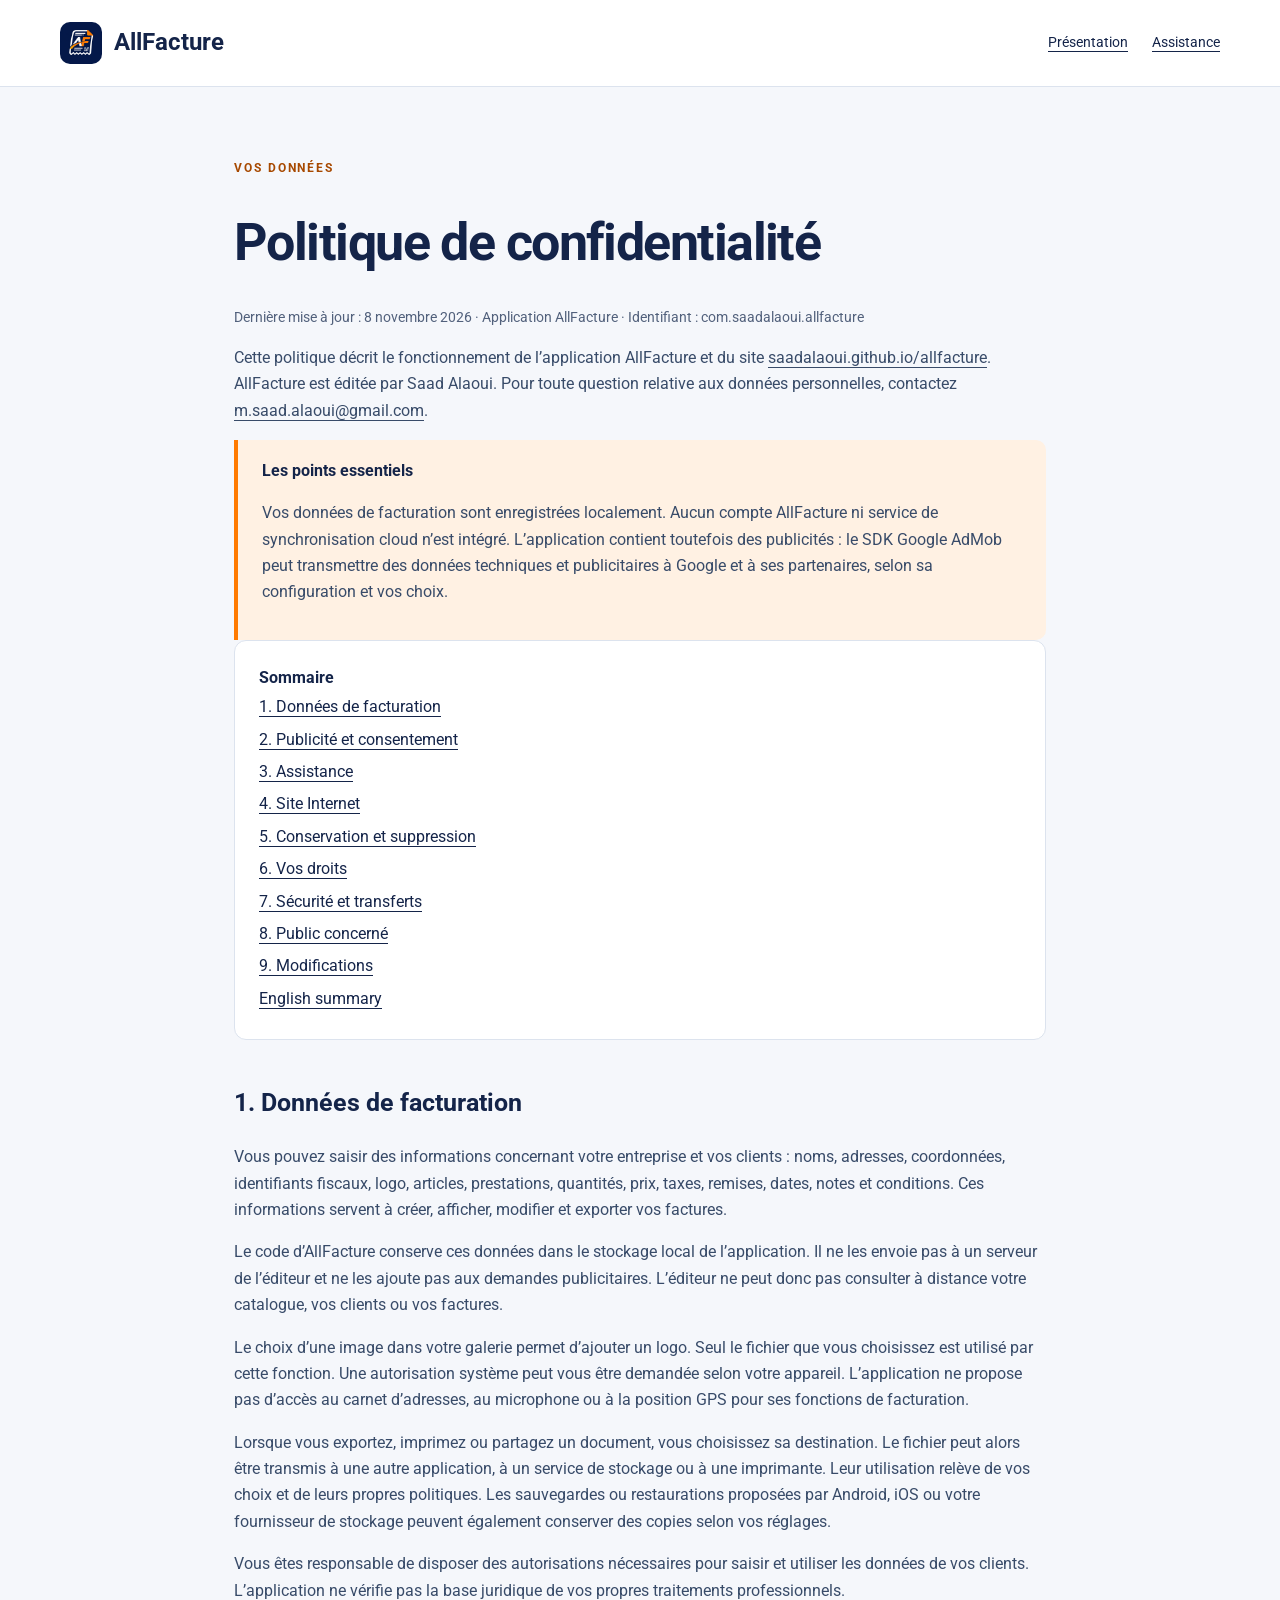
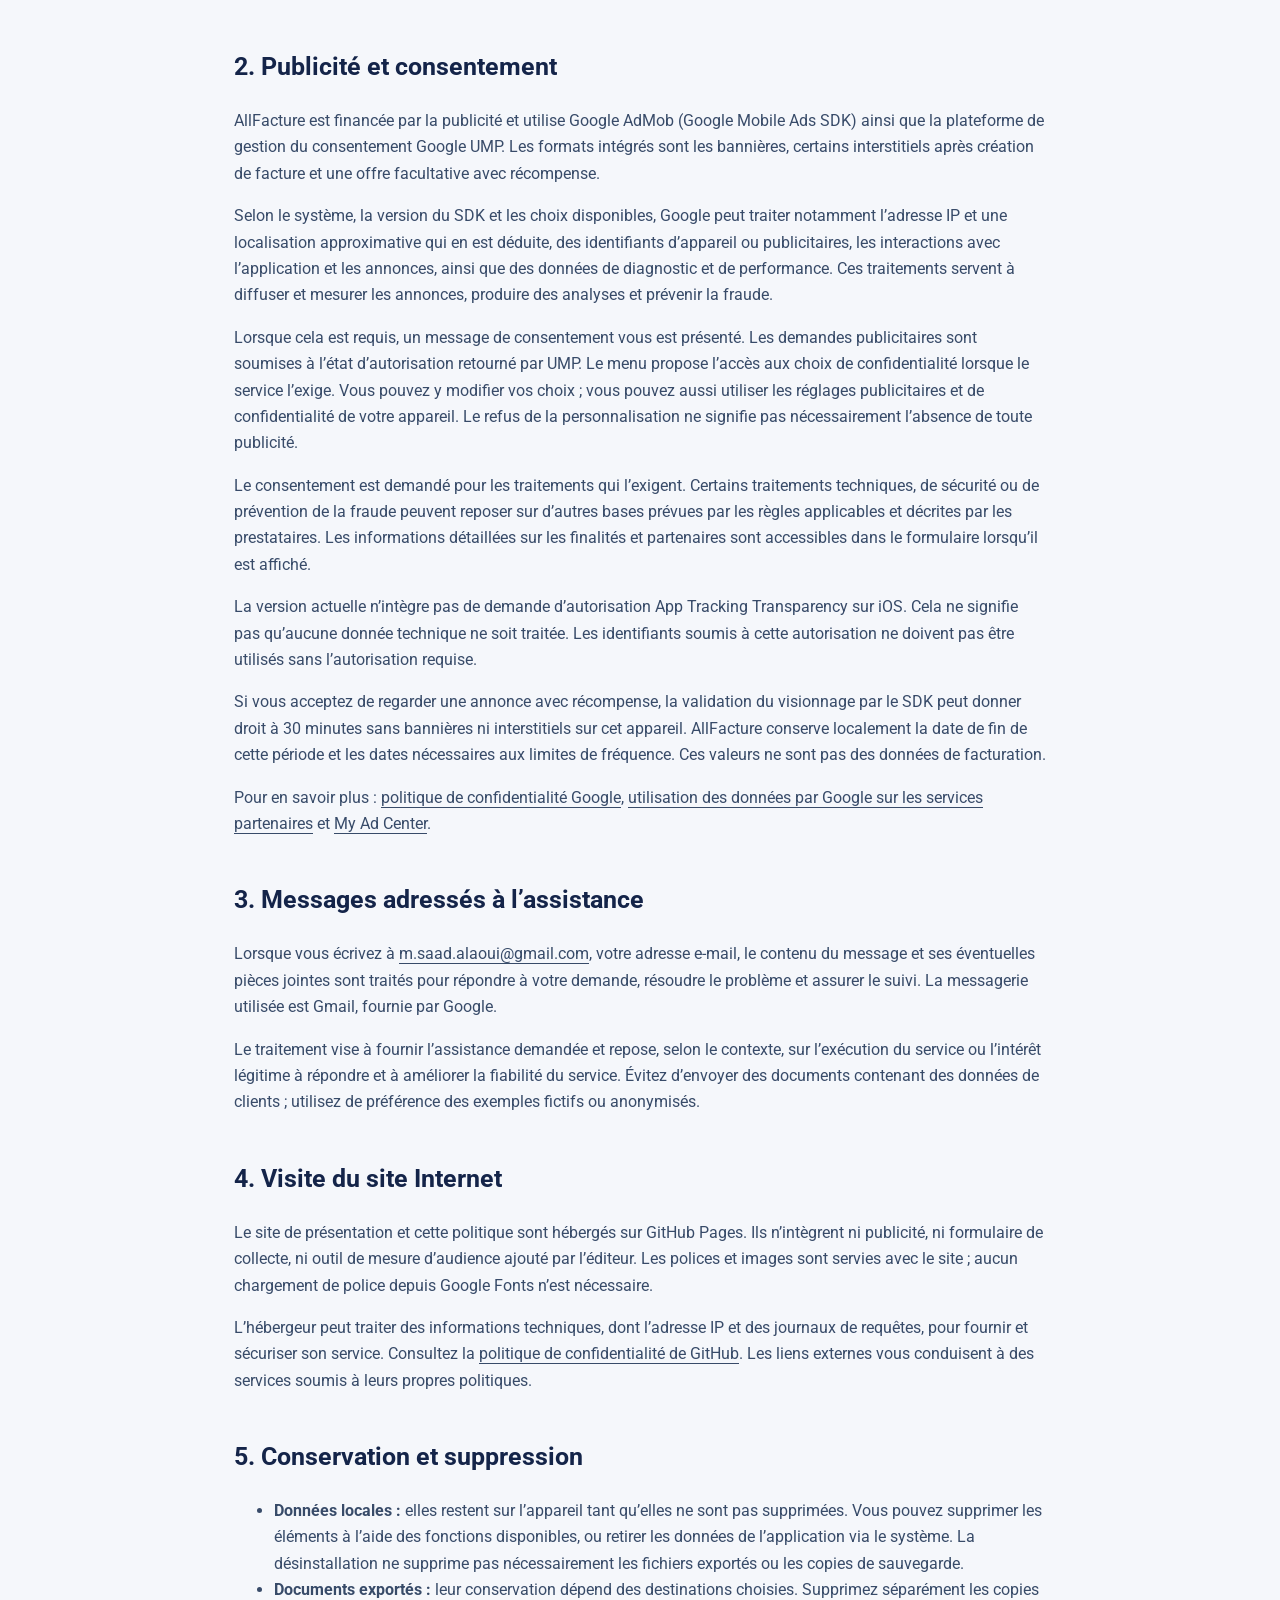
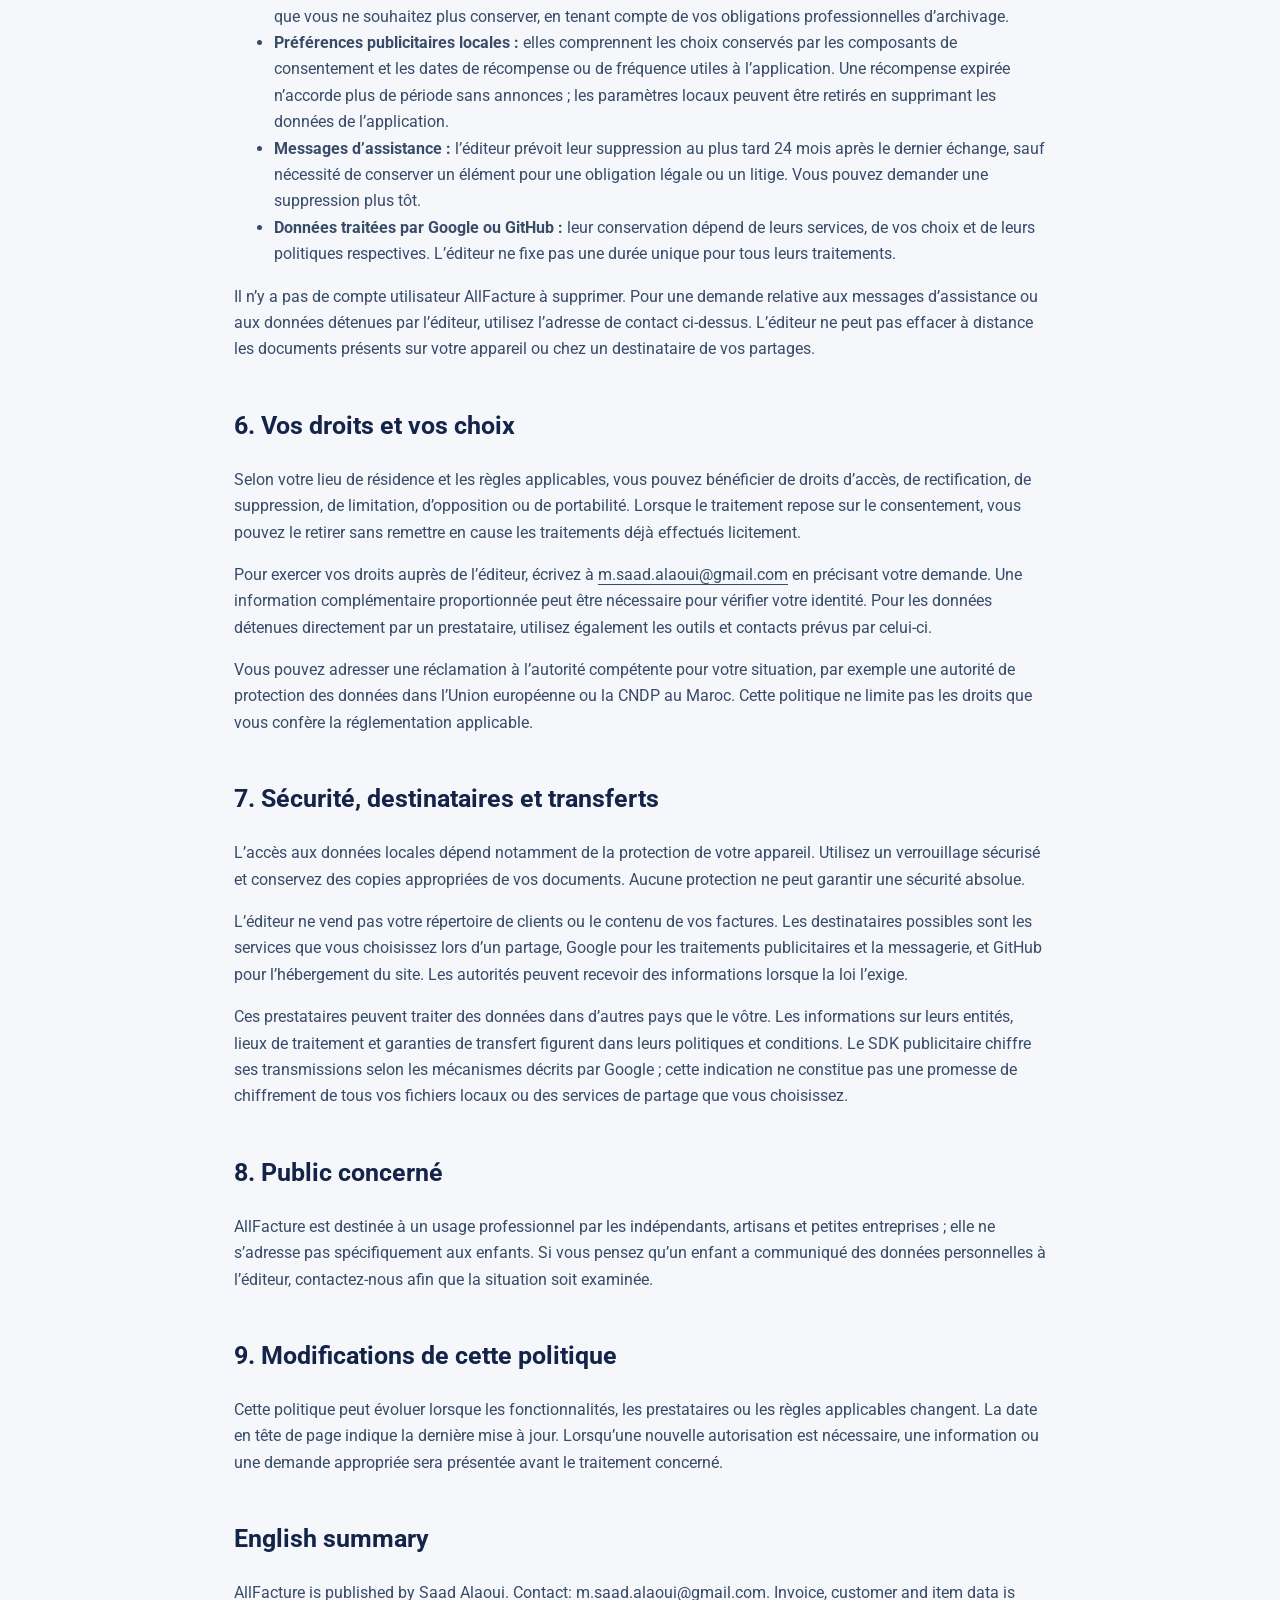
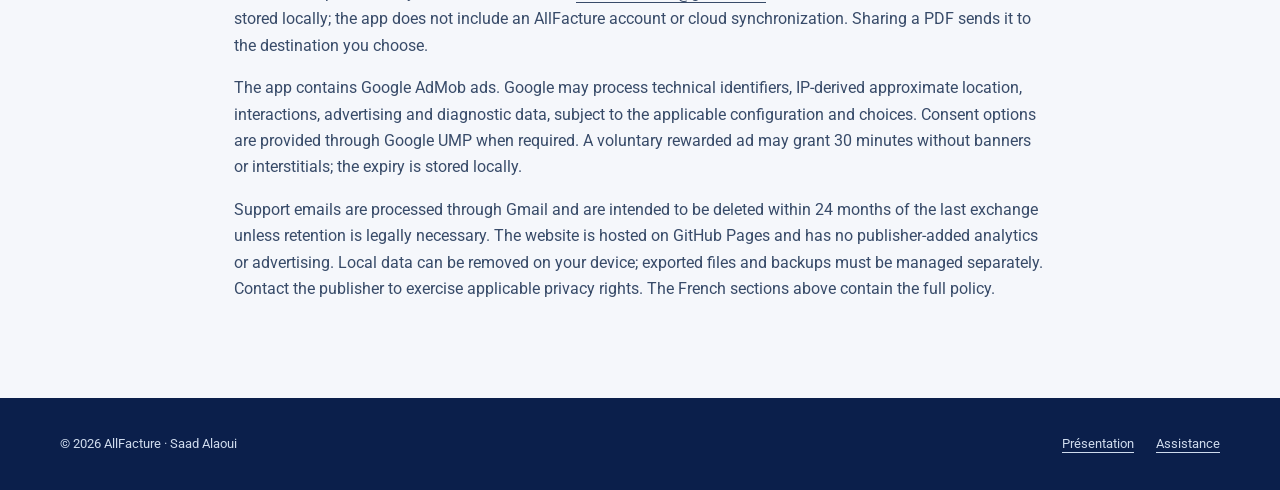
<file: AllFacture/privacy/index.html>
<!doctype html><html lang="fr"><head><meta charset="utf-8"><meta name="viewport" content="width=device-width,initial-scale=1"><title>Politique de confidentialité — AllFacture</title><meta name="description" content="Comment AllFacture utilise les données locales de facturation, les données publicitaires et les messages d’assistance."><link rel="canonical" href="https://saadalaoui.github.io/allfacture/privacy/"><link rel="icon" href="../assets/icon-512.png"><link rel="stylesheet" href="../assets/style.css"></head><body><a class="skip" href="#contenu">Aller au contenu</a><header class="top"><div class="wrap nav"><a class="brand" href="../"><img src="../assets/icon-512.png" width="42" height="42" alt=""><span>AllFacture</span></a><nav aria-label="Navigation"><a href="../">Présentation</a><a href="../support/">Assistance</a></nav></div></header>
<main class="document" id="contenu"><p class="eyebrow" style="color:#a74900">Vos données</p><h1>Politique de confidentialité</h1><p class="meta">Dernière mise à jour : 8 novembre 2026 · Application AllFacture · Identifiant : com.saadalaoui.allfacture</p>
<p>Cette politique décrit le fonctionnement de l’application AllFacture et du site <a href="https://saadalaoui.github.io/allfacture/">saadalaoui.github.io/allfacture</a>. AllFacture est éditée par Saad Alaoui. Pour toute question relative aux données personnelles, contactez <a href="mailto:m.saad.alaoui@gmail.com">m.saad.alaoui@gmail.com</a>.</p>
<div class="notice"><strong>Les points essentiels</strong><p>Vos données de facturation sont enregistrées localement. Aucun compte AllFacture ni service de synchronisation cloud n’est intégré. L’application contient toutefois des publicités : le SDK Google AdMob peut transmettre des données techniques et publicitaires à Google et à ses partenaires, selon sa configuration et vos choix.</p></div>
<nav class="contents" aria-label="Sommaire"><strong>Sommaire</strong><a href="#factures">1. Données de facturation</a><a href="#publicite">2. Publicité et consentement</a><a href="#assistance">3. Assistance</a><a href="#site">4. Site Internet</a><a href="#conservation">5. Conservation et suppression</a><a href="#droits">6. Vos droits</a><a href="#securite">7. Sécurité et transferts</a><a href="#mineurs">8. Public concerné</a><a href="#modifications">9. Modifications</a><a href="#english">English summary</a></nav>
<h2 id="factures">1. Données de facturation</h2><p>Vous pouvez saisir des informations concernant votre entreprise et vos clients : noms, adresses, coordonnées, identifiants fiscaux, logo, articles, prestations, quantités, prix, taxes, remises, dates, notes et conditions. Ces informations servent à créer, afficher, modifier et exporter vos factures.</p><p>Le code d’AllFacture conserve ces données dans le stockage local de l’application. Il ne les envoie pas à un serveur de l’éditeur et ne les ajoute pas aux demandes publicitaires. L’éditeur ne peut donc pas consulter à distance votre catalogue, vos clients ou vos factures.</p><p>Le choix d’une image dans votre galerie permet d’ajouter un logo. Seul le fichier que vous choisissez est utilisé par cette fonction. Une autorisation système peut vous être demandée selon votre appareil. L’application ne propose pas d’accès au carnet d’adresses, au microphone ou à la position GPS pour ses fonctions de facturation.</p><p>Lorsque vous exportez, imprimez ou partagez un document, vous choisissez sa destination. Le fichier peut alors être transmis à une autre application, à un service de stockage ou à une imprimante. Leur utilisation relève de vos choix et de leurs propres politiques. Les sauvegardes ou restaurations proposées par Android, iOS ou votre fournisseur de stockage peuvent également conserver des copies selon vos réglages.</p><p>Vous êtes responsable de disposer des autorisations nécessaires pour saisir et utiliser les données de vos clients. L’application ne vérifie pas la base juridique de vos propres traitements professionnels.</p>
<h2 id="publicite">2. Publicité et consentement</h2><p>AllFacture est financée par la publicité et utilise Google AdMob (Google Mobile Ads SDK) ainsi que la plateforme de gestion du consentement Google UMP. Les formats intégrés sont les bannières, certains interstitiels après création de facture et une offre facultative avec récompense.</p><p>Selon le système, la version du SDK et les choix disponibles, Google peut traiter notamment l’adresse IP et une localisation approximative qui en est déduite, des identifiants d’appareil ou publicitaires, les interactions avec l’application et les annonces, ainsi que des données de diagnostic et de performance. Ces traitements servent à diffuser et mesurer les annonces, produire des analyses et prévenir la fraude.</p><p>Lorsque cela est requis, un message de consentement vous est présenté. Les demandes publicitaires sont soumises à l’état d’autorisation retourné par UMP. Le menu propose l’accès aux choix de confidentialité lorsque le service l’exige. Vous pouvez y modifier vos choix ; vous pouvez aussi utiliser les réglages publicitaires et de confidentialité de votre appareil. Le refus de la personnalisation ne signifie pas nécessairement l’absence de toute publicité.</p><p>Le consentement est demandé pour les traitements qui l’exigent. Certains traitements techniques, de sécurité ou de prévention de la fraude peuvent reposer sur d’autres bases prévues par les règles applicables et décrites par les prestataires. Les informations détaillées sur les finalités et partenaires sont accessibles dans le formulaire lorsqu’il est affiché.</p><p>La version actuelle n’intègre pas de demande d’autorisation App Tracking Transparency sur iOS. Cela ne signifie pas qu’aucune donnée technique ne soit traitée. Les identifiants soumis à cette autorisation ne doivent pas être utilisés sans l’autorisation requise.</p><p>Si vous acceptez de regarder une annonce avec récompense, la validation du visionnage par le SDK peut donner droit à 30 minutes sans bannières ni interstitiels sur cet appareil. AllFacture conserve localement la date de fin de cette période et les dates nécessaires aux limites de fréquence. Ces valeurs ne sont pas des données de facturation.</p><p>Pour en savoir plus : <a href="https://policies.google.com/privacy?hl=fr">politique de confidentialité Google</a>, <a href="https://policies.google.com/technologies/partner-sites?hl=fr">utilisation des données par Google sur les services partenaires</a> et <a href="https://myadcenter.google.com/">My Ad Center</a>.</p>
<h2 id="assistance">3. Messages adressés à l’assistance</h2><p>Lorsque vous écrivez à <a href="mailto:m.saad.alaoui@gmail.com">m.saad.alaoui@gmail.com</a>, votre adresse e-mail, le contenu du message et ses éventuelles pièces jointes sont traités pour répondre à votre demande, résoudre le problème et assurer le suivi. La messagerie utilisée est Gmail, fournie par Google.</p><p>Le traitement vise à fournir l’assistance demandée et repose, selon le contexte, sur l’exécution du service ou l’intérêt légitime à répondre et à améliorer la fiabilité du service. Évitez d’envoyer des documents contenant des données de clients ; utilisez de préférence des exemples fictifs ou anonymisés.</p>
<h2 id="site">4. Visite du site Internet</h2><p>Le site de présentation et cette politique sont hébergés sur GitHub Pages. Ils n’intègrent ni publicité, ni formulaire de collecte, ni outil de mesure d’audience ajouté par l’éditeur. Les polices et images sont servies avec le site ; aucun chargement de police depuis Google Fonts n’est nécessaire.</p><p>L’hébergeur peut traiter des informations techniques, dont l’adresse IP et des journaux de requêtes, pour fournir et sécuriser son service. Consultez la <a href="https://docs.github.com/en/site-policy/privacy-policies/github-general-privacy-statement">politique de confidentialité de GitHub</a>. Les liens externes vous conduisent à des services soumis à leurs propres politiques.</p>
<h2 id="conservation">5. Conservation et suppression</h2><ul><li><strong>Données locales :</strong> elles restent sur l’appareil tant qu’elles ne sont pas supprimées. Vous pouvez supprimer les éléments à l’aide des fonctions disponibles, ou retirer les données de l’application via le système. La désinstallation ne supprime pas nécessairement les fichiers exportés ou les copies de sauvegarde.</li><li><strong>Documents exportés :</strong> leur conservation dépend des destinations choisies. Supprimez séparément les copies que vous ne souhaitez plus conserver, en tenant compte de vos obligations professionnelles d’archivage.</li><li><strong>Préférences publicitaires locales :</strong> elles comprennent les choix conservés par les composants de consentement et les dates de récompense ou de fréquence utiles à l’application. Une récompense expirée n’accorde plus de période sans annonces ; les paramètres locaux peuvent être retirés en supprimant les données de l’application.</li><li><strong>Messages d’assistance :</strong> l’éditeur prévoit leur suppression au plus tard 24 mois après le dernier échange, sauf nécessité de conserver un élément pour une obligation légale ou un litige. Vous pouvez demander une suppression plus tôt.</li><li><strong>Données traitées par Google ou GitHub :</strong> leur conservation dépend de leurs services, de vos choix et de leurs politiques respectives. L’éditeur ne fixe pas une durée unique pour tous leurs traitements.</li></ul>
<p>Il n’y a pas de compte utilisateur AllFacture à supprimer. Pour une demande relative aux messages d’assistance ou aux données détenues par l’éditeur, utilisez l’adresse de contact ci-dessus. L’éditeur ne peut pas effacer à distance les documents présents sur votre appareil ou chez un destinataire de vos partages.</p>
<h2 id="droits">6. Vos droits et vos choix</h2><p>Selon votre lieu de résidence et les règles applicables, vous pouvez bénéficier de droits d’accès, de rectification, de suppression, de limitation, d’opposition ou de portabilité. Lorsque le traitement repose sur le consentement, vous pouvez le retirer sans remettre en cause les traitements déjà effectués licitement.</p><p>Pour exercer vos droits auprès de l’éditeur, écrivez à <a href="mailto:m.saad.alaoui@gmail.com">m.saad.alaoui@gmail.com</a> en précisant votre demande. Une information complémentaire proportionnée peut être nécessaire pour vérifier votre identité. Pour les données détenues directement par un prestataire, utilisez également les outils et contacts prévus par celui-ci.</p><p>Vous pouvez adresser une réclamation à l’autorité compétente pour votre situation, par exemple une autorité de protection des données dans l’Union européenne ou la CNDP au Maroc. Cette politique ne limite pas les droits que vous confère la réglementation applicable.</p>
<h2 id="securite">7. Sécurité, destinataires et transferts</h2><p>L’accès aux données locales dépend notamment de la protection de votre appareil. Utilisez un verrouillage sécurisé et conservez des copies appropriées de vos documents. Aucune protection ne peut garantir une sécurité absolue.</p><p>L’éditeur ne vend pas votre répertoire de clients ou le contenu de vos factures. Les destinataires possibles sont les services que vous choisissez lors d’un partage, Google pour les traitements publicitaires et la messagerie, et GitHub pour l’hébergement du site. Les autorités peuvent recevoir des informations lorsque la loi l’exige.</p><p>Ces prestataires peuvent traiter des données dans d’autres pays que le vôtre. Les informations sur leurs entités, lieux de traitement et garanties de transfert figurent dans leurs politiques et conditions. Le SDK publicitaire chiffre ses transmissions selon les mécanismes décrits par Google ; cette indication ne constitue pas une promesse de chiffrement de tous vos fichiers locaux ou des services de partage que vous choisissez.</p>
<h2 id="mineurs">8. Public concerné</h2><p>AllFacture est destinée à un usage professionnel par les indépendants, artisans et petites entreprises ; elle ne s’adresse pas spécifiquement aux enfants. Si vous pensez qu’un enfant a communiqué des données personnelles à l’éditeur, contactez-nous afin que la situation soit examinée.</p>
<h2 id="modifications">9. Modifications de cette politique</h2><p>Cette politique peut évoluer lorsque les fonctionnalités, les prestataires ou les règles applicables changent. La date en tête de page indique la dernière mise à jour. Lorsqu’une nouvelle autorisation est nécessaire, une information ou une demande appropriée sera présentée avant le traitement concerné.</p>
<h2 id="english" lang="en">English summary</h2><div lang="en"><p>AllFacture is published by Saad Alaoui. Contact: <a href="mailto:m.saad.alaoui@gmail.com">m.saad.alaoui@gmail.com</a>. Invoice, customer and item data is stored locally; the app does not include an AllFacture account or cloud synchronization. Sharing a PDF sends it to the destination you choose.</p><p>The app contains Google AdMob ads. Google may process technical identifiers, IP-derived approximate location, interactions, advertising and diagnostic data, subject to the applicable configuration and choices. Consent options are provided through Google UMP when required. A voluntary rewarded ad may grant 30 minutes without banners or interstitials; the expiry is stored locally.</p><p>Support emails are processed through Gmail and are intended to be deleted within 24 months of the last exchange unless retention is legally necessary. The website is hosted on GitHub Pages and has no publisher-added analytics or advertising. Local data can be removed on your device; exported files and backups must be managed separately. Contact the publisher to exercise applicable privacy rights. The French sections above contain the full policy.</p></div>
</main><footer class="footer"><div class="wrap"><span>© 2026 AllFacture · Saad Alaoui</span><nav><a href="../">Présentation</a><a href="../support/">Assistance</a></nav></div></footer></body></html>
</file>
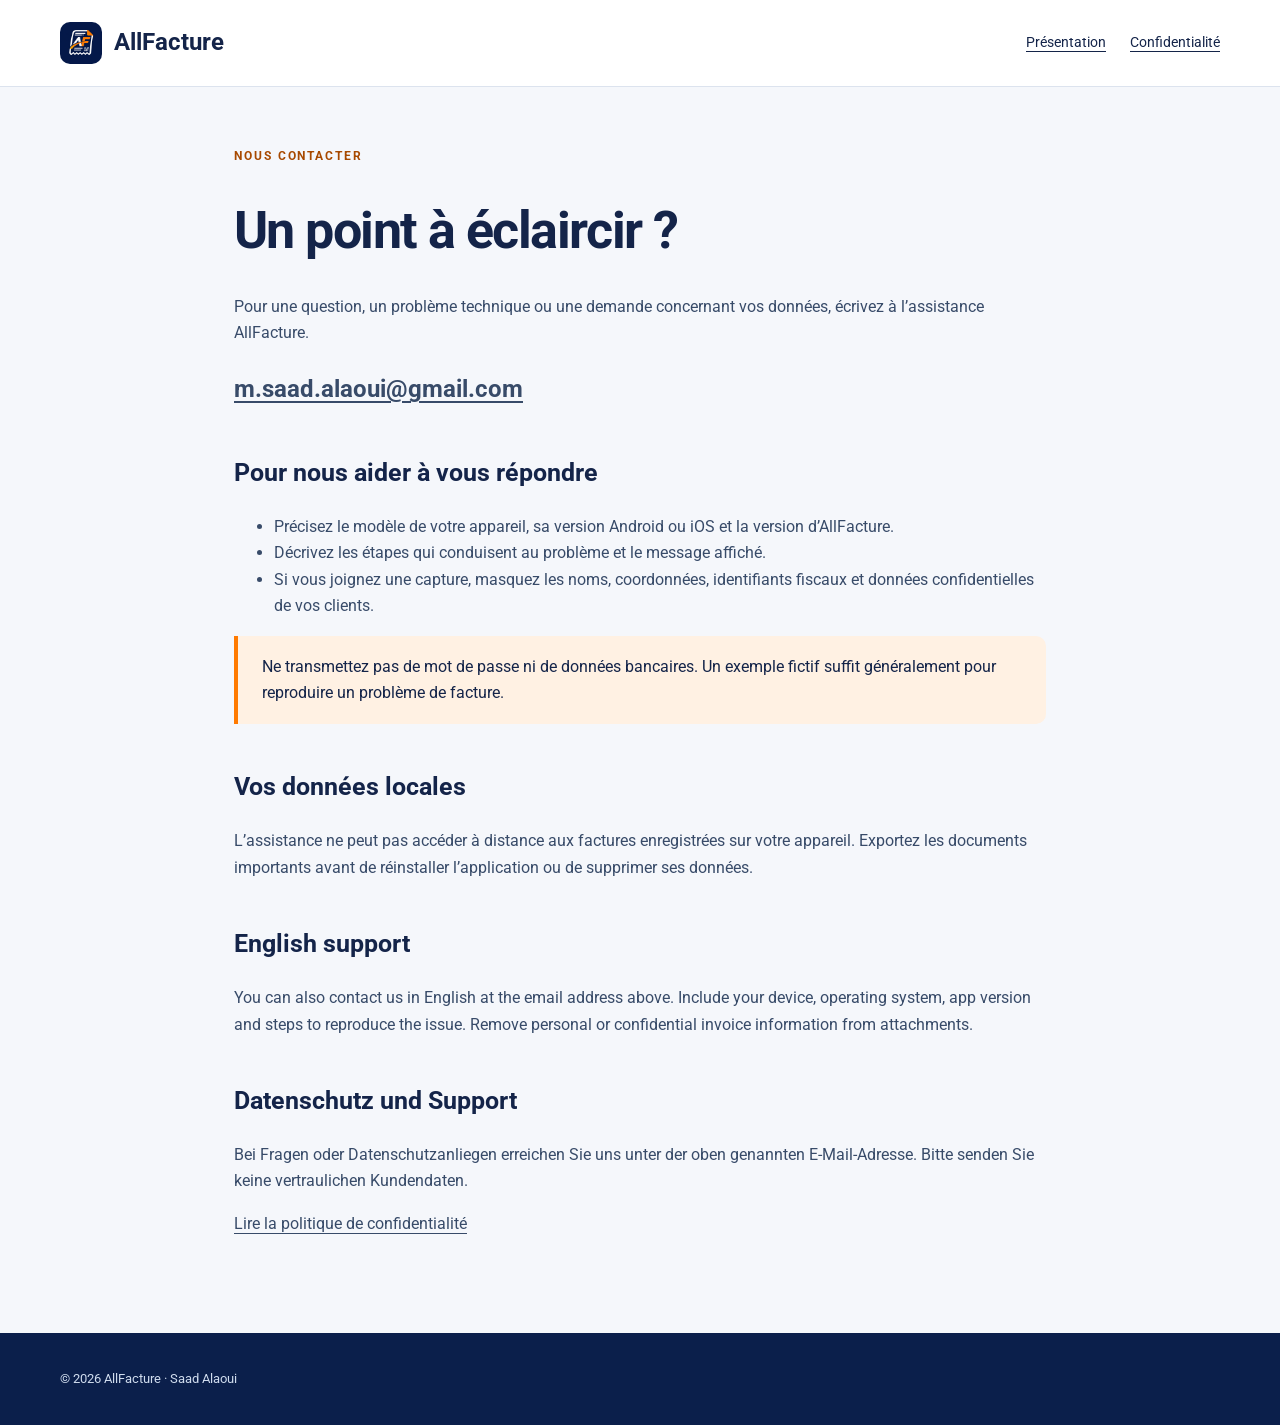
<file: AllFacture/support/index.html>
<!doctype html><html lang="fr"><head><meta charset="utf-8"><meta name="viewport" content="width=device-width,initial-scale=1"><title>Assistance — AllFacture</title><meta name="description" content="Contactez l’assistance AllFacture pour une question sur les factures, les exports ou vos données."><link rel="canonical" href="https://saadalaoui.github.io/allfacture/support/"><link rel="icon" href="../assets/icon-512.png"><link rel="stylesheet" href="../assets/style.css"></head><body><header class="top"><div class="wrap nav"><a class="brand" href="../"><img src="../assets/icon-512.png" alt="" width="42" height="42"><span>AllFacture</span></a><nav><a href="../">Présentation</a><a href="../privacy/">Confidentialité</a></nav></div></header><main class="document"><div class="eyebrow" style="color:#a74900">Nous contacter</div><h1>Un point à éclaircir ?</h1><p>Pour une question, un problème technique ou une demande concernant vos données, écrivez à l’assistance AllFacture.</p><p class="email"><a href="mailto:m.saad.alaoui@gmail.com?subject=Assistance%20AllFacture">m.saad.alaoui@gmail.com</a></p><h2>Pour nous aider à vous répondre</h2><ul><li>Précisez le modèle de votre appareil, sa version Android ou iOS et la version d’AllFacture.</li><li>Décrivez les étapes qui conduisent au problème et le message affiché.</li><li>Si vous joignez une capture, masquez les noms, coordonnées, identifiants fiscaux et données confidentielles de vos clients.</li></ul><div class="notice">Ne transmettez pas de mot de passe ni de données bancaires. Un exemple fictif suffit généralement pour reproduire un problème de facture.</div><h2>Vos données locales</h2><p>L’assistance ne peut pas accéder à distance aux factures enregistrées sur votre appareil. Exportez les documents importants avant de réinstaller l’application ou de supprimer ses données.</p><h2>English support</h2><p>You can also contact us in English at the email address above. Include your device, operating system, app version and steps to reproduce the issue. Remove personal or confidential invoice information from attachments.</p><h2>Datenschutz und Support</h2><p>Bei Fragen oder Datenschutzanliegen erreichen Sie uns unter der oben genannten E-Mail-Adresse. Bitte senden Sie keine vertraulichen Kundendaten.</p><p><a href="../privacy/">Lire la politique de confidentialité</a></p></main><footer class="footer"><div class="wrap">© 2026 AllFacture · Saad Alaoui</div></footer></body></html>
</file>
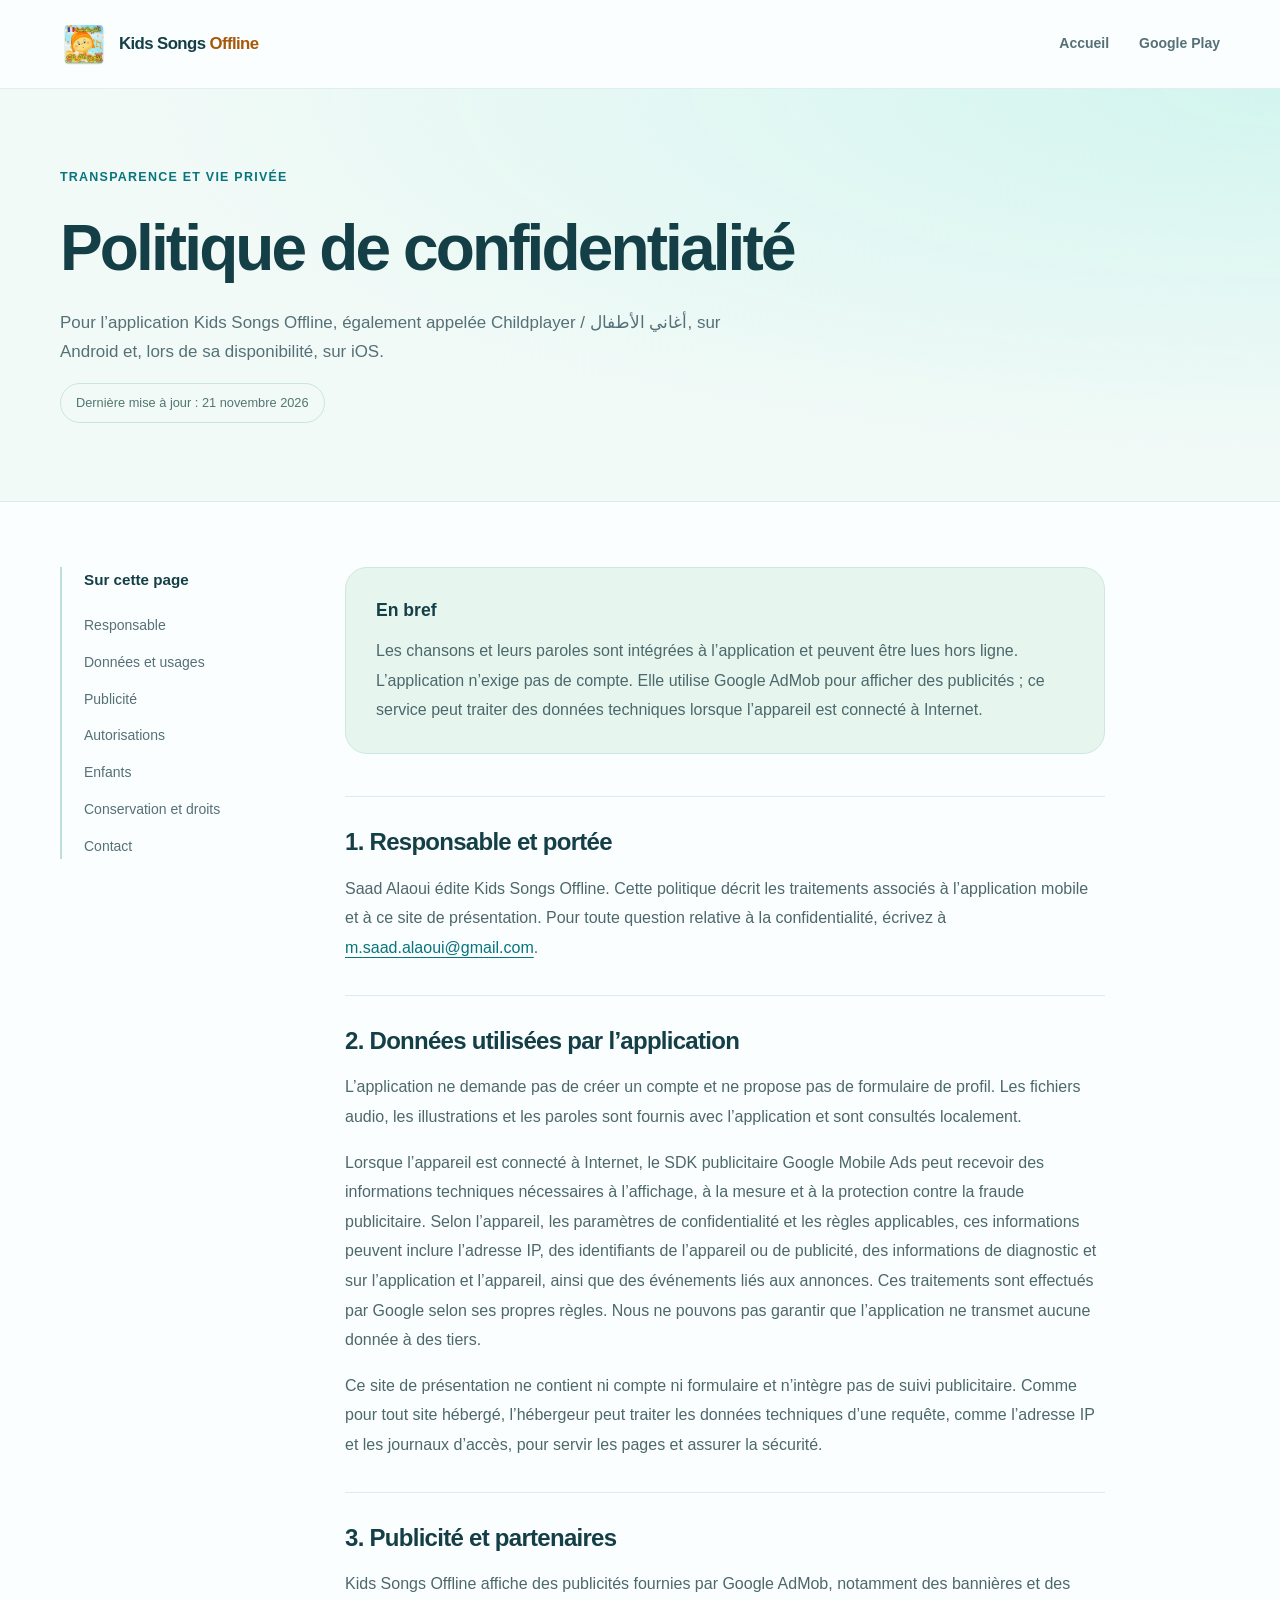
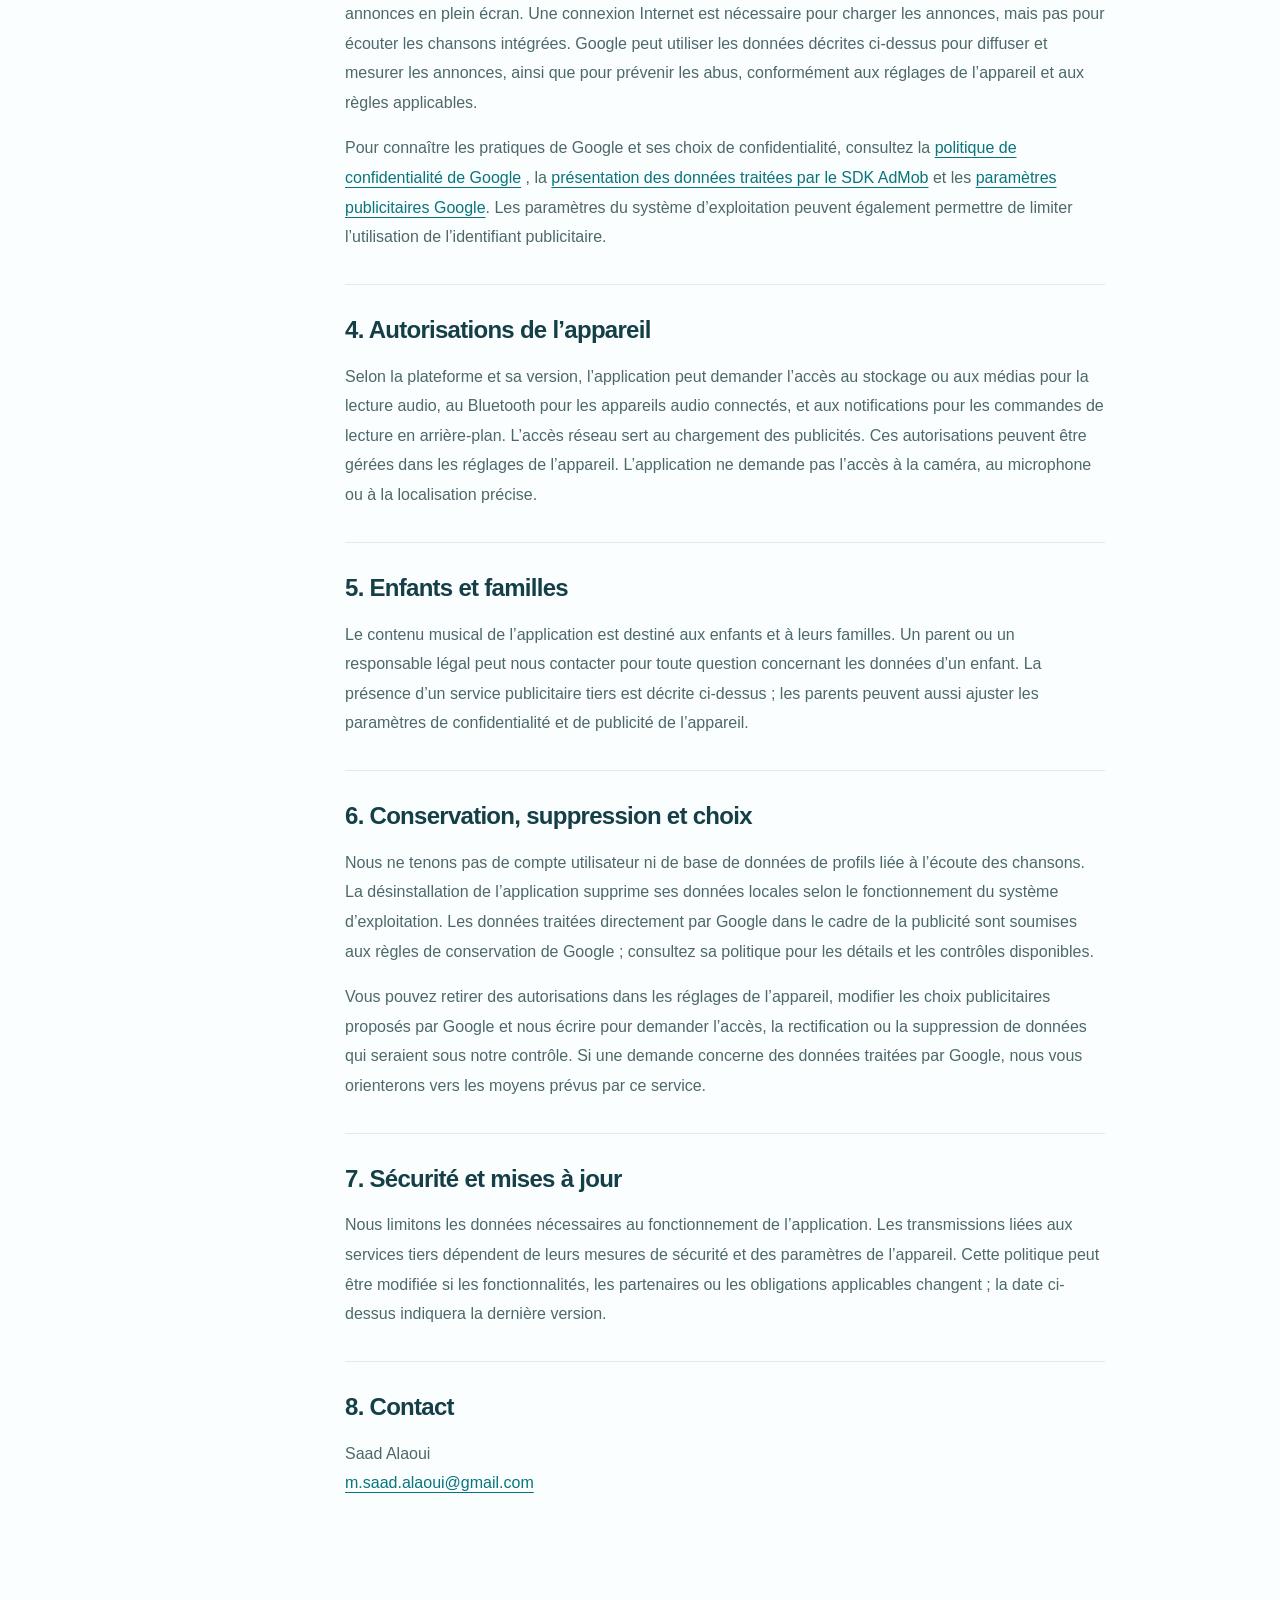
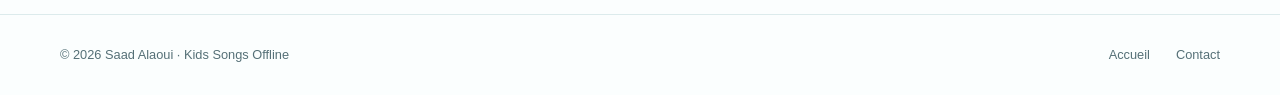
<file: kids-songs-offline/politique-de-confidentialite/index.html>
<!doctype html>
<html lang="fr">
<head>
  <meta charset="utf-8"><meta name="viewport" content="width=device-width, initial-scale=1"><meta name="theme-color" content="#08747d">
  <meta name="description" content="Politique de confidentialité de Kids Songs Offline (Childplayer), éditée par Saad Alaoui.">
  <title>Politique de confidentialité · Kids Songs Offline</title>
  <link rel="icon" href="../assets/android-icon.png" type="image/png"><link rel="stylesheet" href="../assets/styles.css">
</head>
<body class="policy-page">
  <a class="skip-link" href="#contenu">Aller au contenu</a>
  <header class="site-header"><div class="container nav-wrap"><a class="brand" href="../dist" aria-label="Kids Songs Offline, accueil"><img class="brand-icon" src="../assets/android-icon.png" alt="" width="48" height="48"><span>Kids Songs <strong>Offline</strong></span></a><nav aria-label="Navigation principale"><a href="../dist">Accueil</a><a href="https://play.google.com/store/apps/details?id=com.childplayer" target="_blank" rel="noopener noreferrer">Google Play</a></nav></div></header>
  <main id="contenu">
    <section class="policy-hero"><div class="container"><p class="eyebrow">Transparence et vie privée</p><h1>Politique de confidentialité</h1><p>Pour l’application Kids Songs Offline, également appelée Childplayer / أغاني الأطفال, sur Android et, lors de sa disponibilité, sur iOS.</p><span class="updated">Dernière mise à jour : 21 novembre 2026</span></div></section>
    <div class="container policy-layout"><aside class="policy-toc" aria-label="Sommaire"><strong>Sur cette page</strong><a href="#responsable">Responsable</a><a href="#donnees">Données et usages</a><a href="#publicite">Publicité</a><a href="#autorisations">Autorisations</a><a href="#enfants">Enfants</a><a href="#conservation">Conservation et droits</a><a href="#contact">Contact</a></aside>
    <div class="policy-content">
      <div class="policy-summary"><strong>En bref</strong><p>Les chansons et leurs paroles sont intégrées à l’application et peuvent être lues hors ligne. L’application n’exige pas de compte. Elle utilise Google AdMob pour afficher des publicités ; ce service peut traiter des données techniques lorsque l’appareil est connecté à Internet.</p></div>
      <section id="responsable"><h2>1. Responsable et portée</h2><p>Saad Alaoui édite Kids Songs Offline. Cette politique décrit les traitements associés à l’application mobile et à ce site de présentation. Pour toute question relative à la confidentialité, écrivez à <a href="mailto:m.saad.alaoui@gmail.com">m.saad.alaoui@gmail.com</a>.</p></section>
      <section id="donnees"><h2>2. Données utilisées par l’application</h2><p>L’application ne demande pas de créer un compte et ne propose pas de formulaire de profil. Les fichiers audio, les illustrations et les paroles sont fournis avec l’application et sont consultés localement.</p><p>Lorsque l’appareil est connecté à Internet, le SDK publicitaire Google Mobile Ads peut recevoir des informations techniques nécessaires à l’affichage, à la mesure et à la protection contre la fraude publicitaire. Selon l’appareil, les paramètres de confidentialité et les règles applicables, ces informations peuvent inclure l’adresse IP, des identifiants de l’appareil ou de publicité, des informations de diagnostic et sur l’application et l’appareil, ainsi que des événements liés aux annonces. Ces traitements sont effectués par Google selon ses propres règles. Nous ne pouvons pas garantir que l’application ne transmet aucune donnée à des tiers.</p><p>Ce site de présentation ne contient ni compte ni formulaire et n’intègre pas de suivi publicitaire. Comme pour tout site hébergé, l’hébergeur peut traiter les données techniques d’une requête, comme l’adresse IP et les journaux d’accès, pour servir les pages et assurer la sécurité.</p></section>
      <section id="publicite"><h2>3. Publicité et partenaires</h2><p>Kids Songs Offline affiche des publicités fournies par Google AdMob, notamment des bannières et des annonces en plein écran. Une connexion Internet est nécessaire pour charger les annonces, mais pas pour écouter les chansons intégrées. Google peut utiliser les données décrites ci-dessus pour diffuser et mesurer les annonces, ainsi que pour prévenir les abus, conformément aux réglages de l’appareil et aux règles applicables.</p><p>Pour connaître les pratiques de Google et ses choix de confidentialité, consultez la <a href="https://policies.google.com/privacy" target="_blank" rel="noopener noreferrer">politique de confidentialité de Google</a> , la <a href="https://developers.google.com/admob/android/privacy/play-data-disclosure" target="_blank" rel="noopener noreferrer">présentation des données traitées par le SDK AdMob</a> et les <a href="https://myadcenter.google.com/" target="_blank" rel="noopener noreferrer">paramètres publicitaires Google</a>. Les paramètres du système d’exploitation peuvent également permettre de limiter l’utilisation de l’identifiant publicitaire.</p></section>
      <section id="autorisations"><h2>4. Autorisations de l’appareil</h2><p>Selon la plateforme et sa version, l’application peut demander l’accès au stockage ou aux médias pour la lecture audio, au Bluetooth pour les appareils audio connectés, et aux notifications pour les commandes de lecture en arrière-plan. L’accès réseau sert au chargement des publicités. Ces autorisations peuvent être gérées dans les réglages de l’appareil. L’application ne demande pas l’accès à la caméra, au microphone ou à la localisation précise.</p></section>
      <section id="enfants"><h2>5. Enfants et familles</h2><p>Le contenu musical de l’application est destiné aux enfants et à leurs familles. Un parent ou un responsable légal peut nous contacter pour toute question concernant les données d’un enfant. La présence d’un service publicitaire tiers est décrite ci-dessus ; les parents peuvent aussi ajuster les paramètres de confidentialité et de publicité de l’appareil.</p></section>
      <section id="conservation"><h2>6. Conservation, suppression et choix</h2><p>Nous ne tenons pas de compte utilisateur ni de base de données de profils liée à l’écoute des chansons. La désinstallation de l’application supprime ses données locales selon le fonctionnement du système d’exploitation. Les données traitées directement par Google dans le cadre de la publicité sont soumises aux règles de conservation de Google ; consultez sa politique pour les détails et les contrôles disponibles.</p><p>Vous pouvez retirer des autorisations dans les réglages de l’appareil, modifier les choix publicitaires proposés par Google et nous écrire pour demander l’accès, la rectification ou la suppression de données qui seraient sous notre contrôle. Si une demande concerne des données traitées par Google, nous vous orienterons vers les moyens prévus par ce service.</p></section>
      <section id="securite"><h2>7. Sécurité et mises à jour</h2><p>Nous limitons les données nécessaires au fonctionnement de l’application. Les transmissions liées aux services tiers dépendent de leurs mesures de sécurité et des paramètres de l’appareil. Cette politique peut être modifiée si les fonctionnalités, les partenaires ou les obligations applicables changent ; la date ci-dessus indiquera la dernière version.</p></section>
      <section id="contact"><h2>8. Contact</h2><p>Saad Alaoui<br><a href="mailto:m.saad.alaoui@gmail.com">m.saad.alaoui@gmail.com</a></p></section>
    </div></div>
  </main>
  <footer class="site-footer"><div class="container footer-inner"><span>© 2026 Saad Alaoui · Kids Songs Offline</span><div><a href="../dist">Accueil</a><a href="mailto:m.saad.alaoui@gmail.com">Contact</a></div></div></footer>
</body>
</html>
</file>
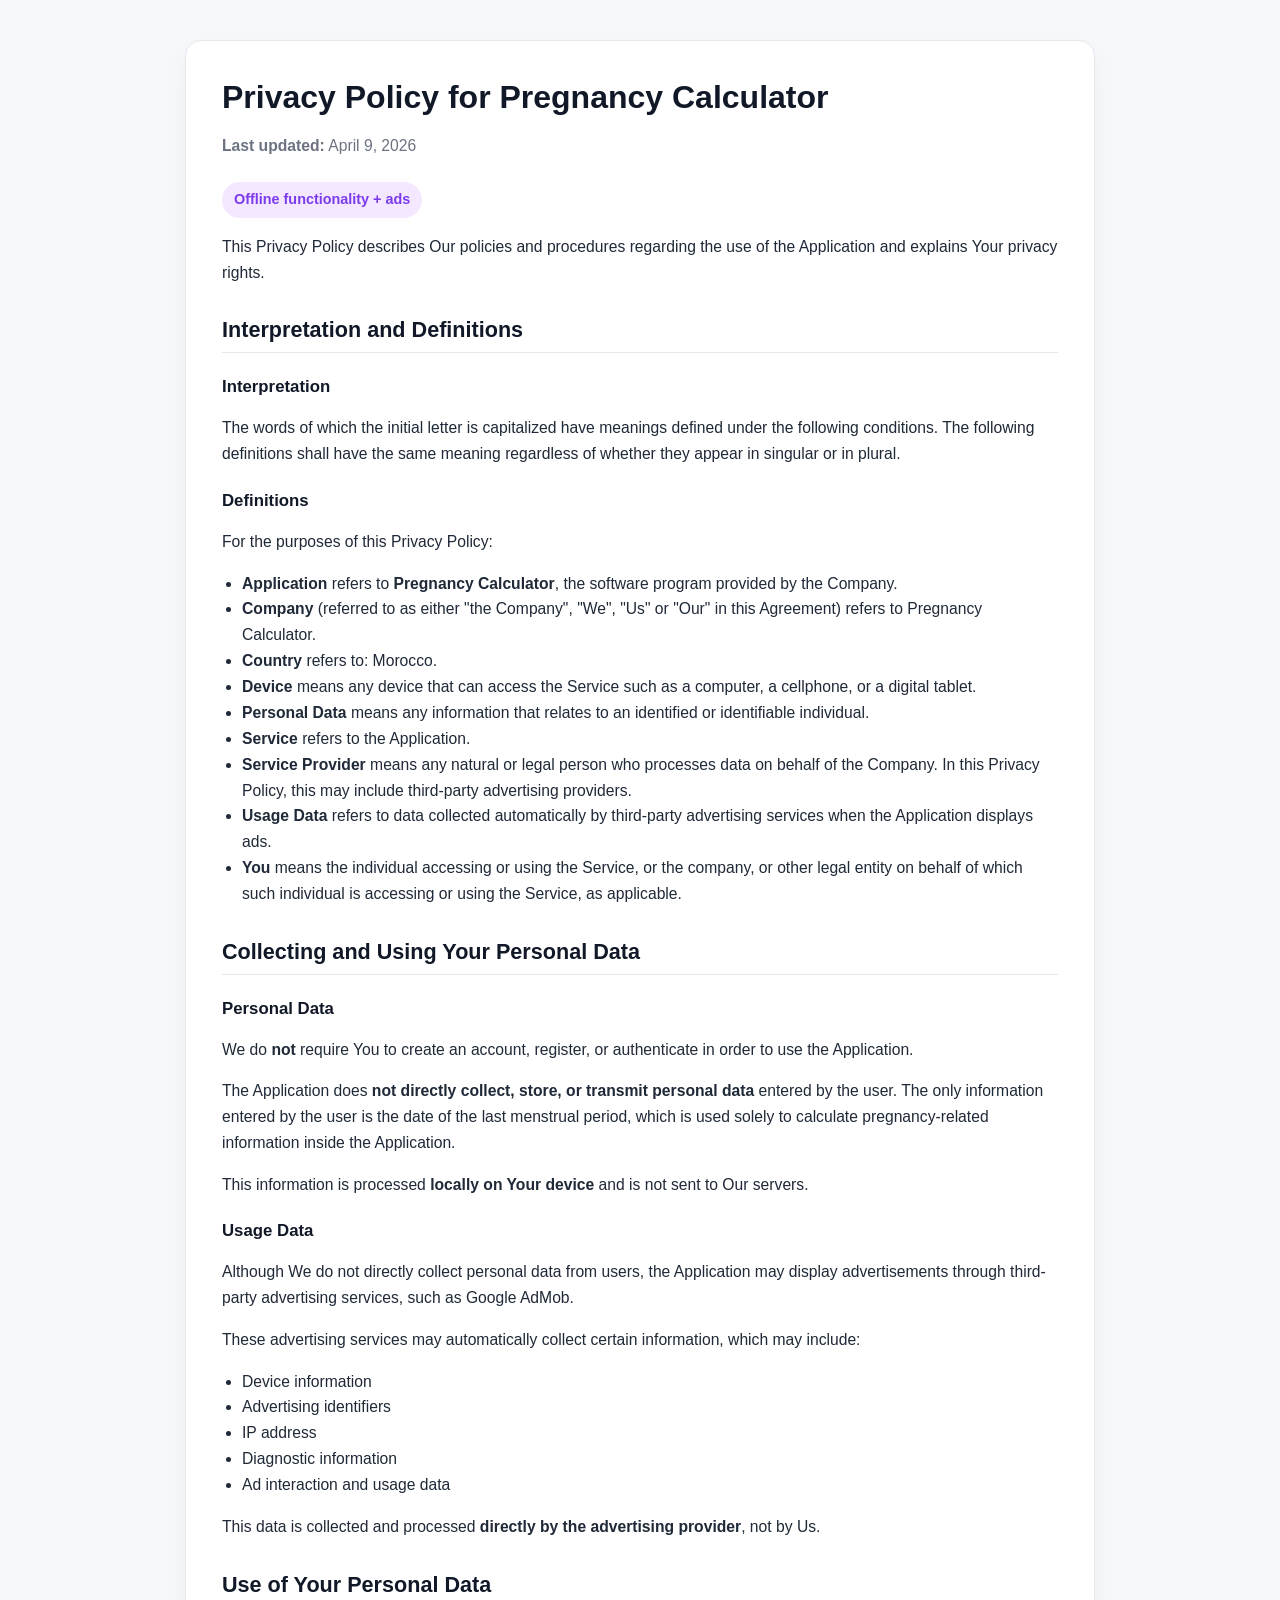
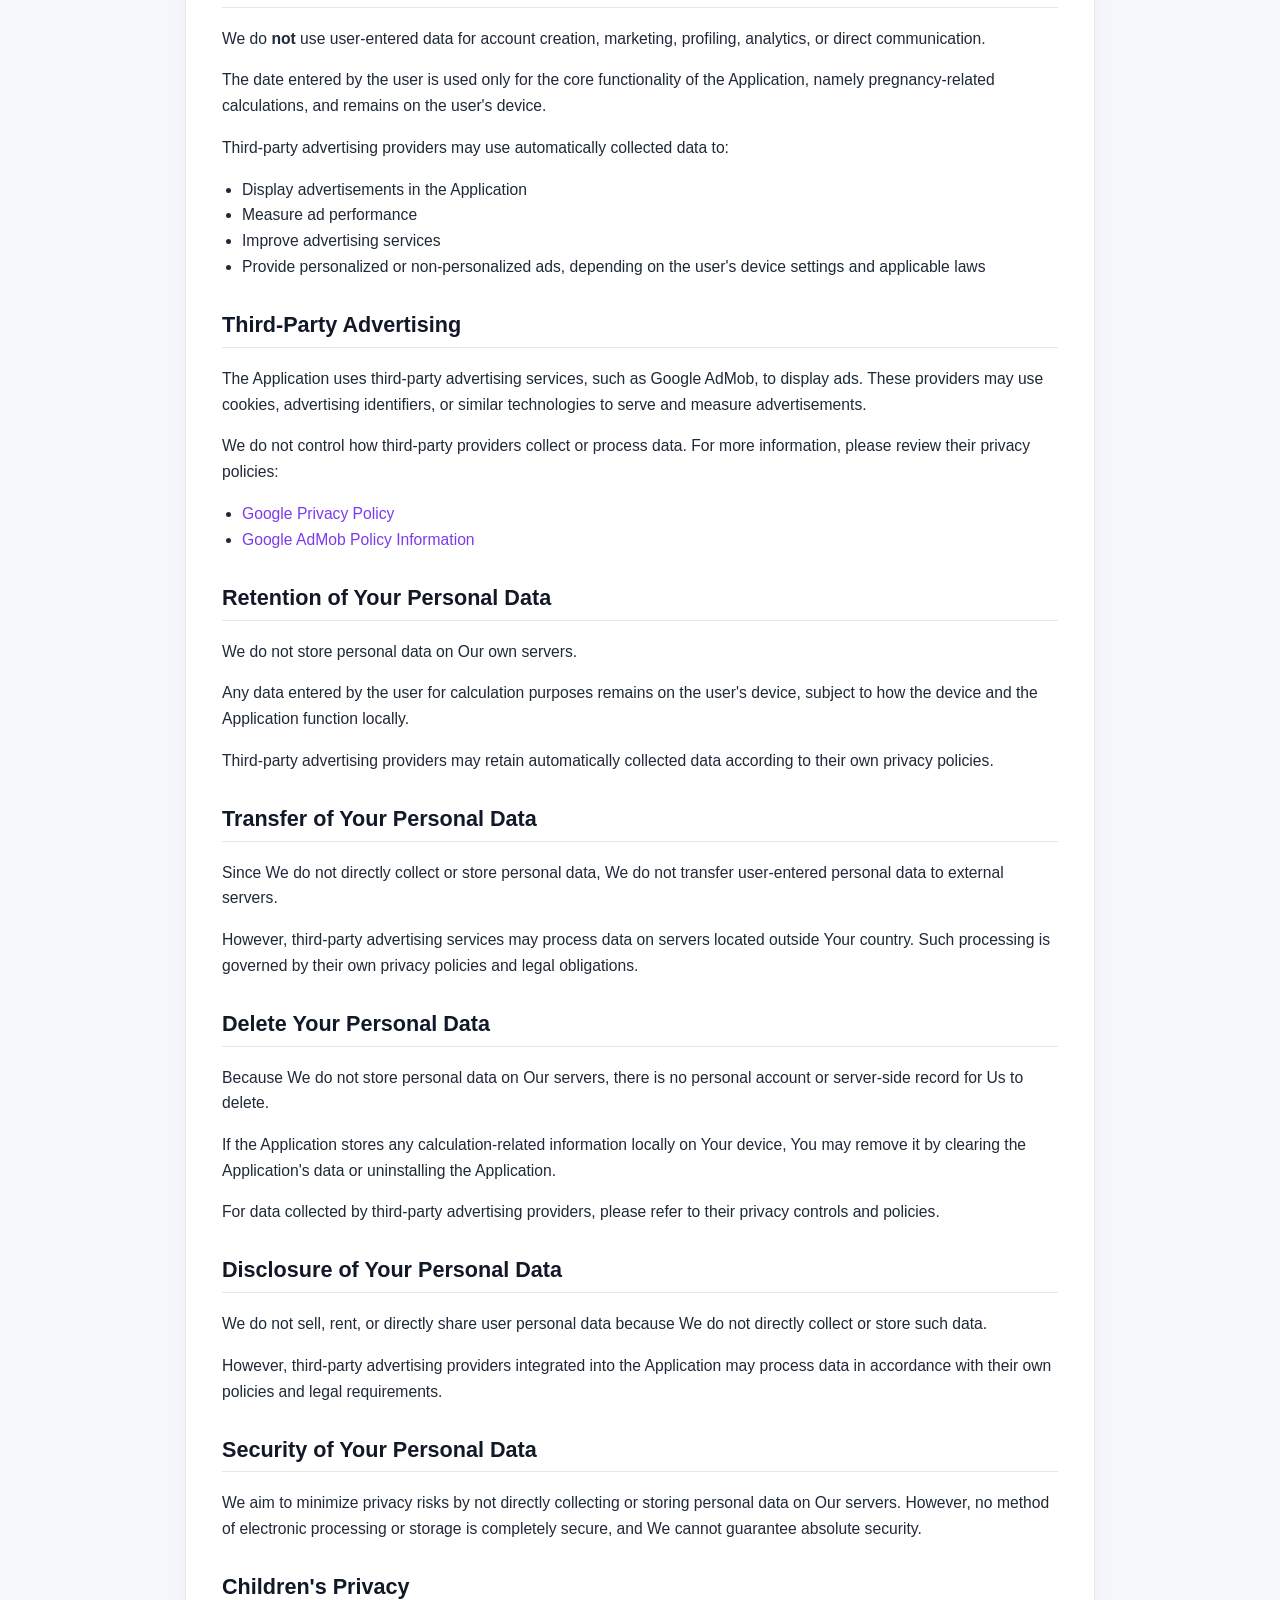
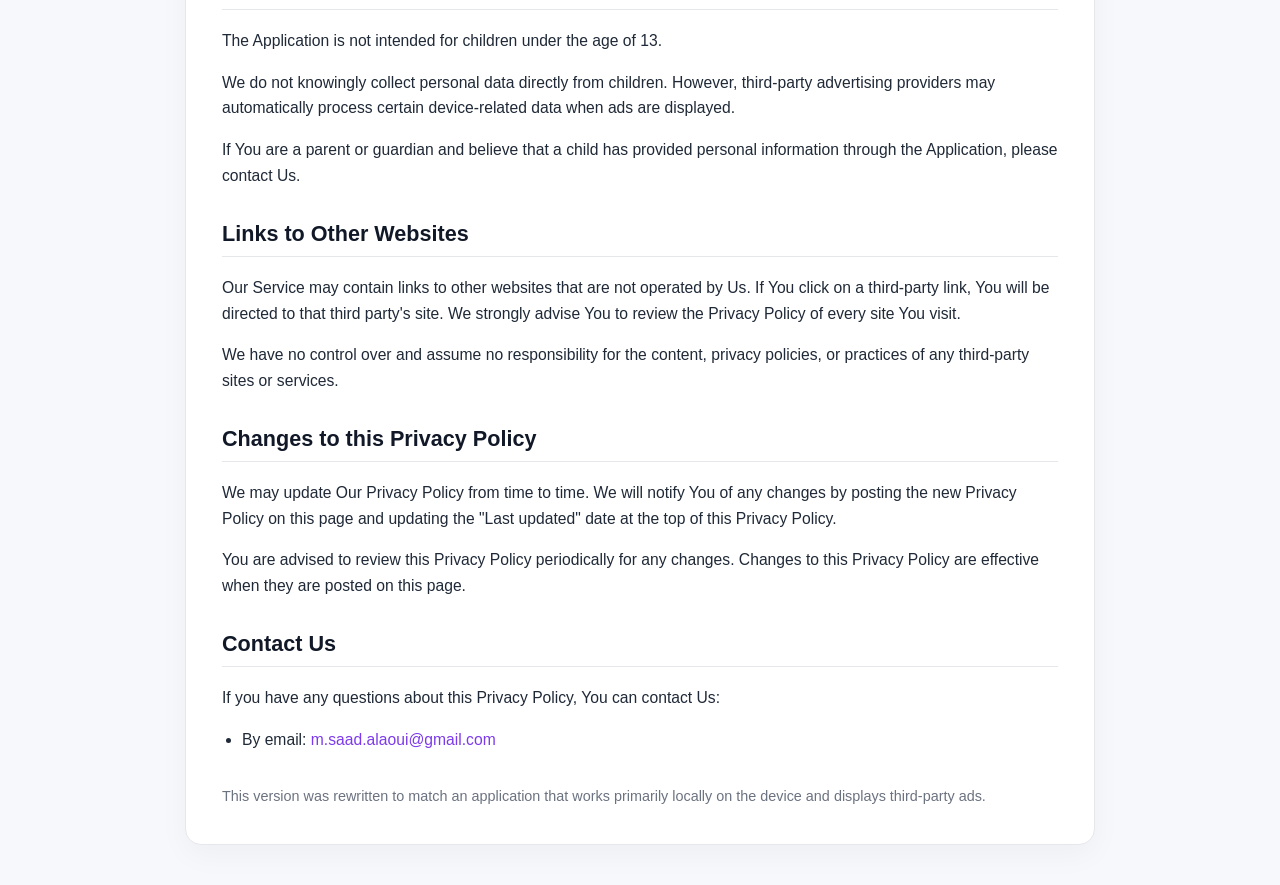
<file: pregnency-calculator/privacy/index.html>
<!DOCTYPE html>
<html lang="en">
<head>
    <meta charset="UTF-8" />
    <meta name="viewport" content="width=device-width, initial-scale=1.0" />
    <title>Privacy Policy - Pregnancy Calculator</title>
    <style>
        :root {
            --bg: #f7f8fc;
            --card: #ffffff;
            --text: #1f2937;
            --muted: #6b7280;
            --accent: #7c3aed;
            --border: #e5e7eb;
        }
        * { box-sizing: border-box; }
        body {
            margin: 0;
            font-family: Arial, Helvetica, sans-serif;
            background: var(--bg);
            color: var(--text);
            line-height: 1.65;
        }
        .container {
            max-width: 950px;
            margin: 40px auto;
            padding: 0 20px;
        }
        .card {
            background: var(--card);
            border: 1px solid var(--border);
            border-radius: 16px;
            padding: 36px;
            box-shadow: 0 10px 30px rgba(0,0,0,0.04);
        }
        h1, h2, h3 {
            line-height: 1.25;
            margin-top: 0;
            color: #111827;
        }
        h1 {
            font-size: 2rem;
            margin-bottom: 8px;
        }
        h2 {
            margin-top: 32px;
            font-size: 1.35rem;
            padding-bottom: 8px;
            border-bottom: 1px solid var(--border);
        }
        h3 {
            margin-top: 24px;
            font-size: 1.05rem;
        }
        p, li {
            font-size: 0.98rem;
        }
        .muted {
            color: var(--muted);
        }
        ul {
            padding-left: 20px;
        }
        .badge {
            display: inline-block;
            margin-top: 8px;
            padding: 6px 12px;
            border-radius: 999px;
            background: #f3e8ff;
            color: var(--accent);
            font-size: 0.9rem;
            font-weight: bold;
        }
        a {
            color: var(--accent);
            text-decoration: none;
        }
        a:hover {
            text-decoration: underline;
        }
        footer {
            margin-top: 32px;
            color: var(--muted);
            font-size: 0.9rem;
        }
        @media (max-width: 640px) {
            .card { padding: 22px; }
            h1 { font-size: 1.6rem; }
        }
    </style>
</head>
<body>
<div class="container">
    <div class="card">
        <h1>Privacy Policy for Pregnancy Calculator</h1>
        <p class="muted"><strong>Last updated:</strong> April 9, 2026</p>
        <div class="badge">Offline functionality + ads</div>

        <p>
            This Privacy Policy describes Our policies and procedures regarding the use of the Application
            and explains Your privacy rights.
        </p>

        <h2>Interpretation and Definitions</h2>

        <h3>Interpretation</h3>
        <p>
            The words of which the initial letter is capitalized have meanings defined under the following conditions.
            The following definitions shall have the same meaning regardless of whether they appear in singular or in plural.
        </p>

        <h3>Definitions</h3>
        <p>For the purposes of this Privacy Policy:</p>
        <ul>
            <li><strong>Application</strong> refers to <strong>Pregnancy Calculator</strong>, the software program provided by the Company.</li>
            <li><strong>Company</strong> (referred to as either "the Company", "We", "Us" or "Our" in this Agreement) refers to Pregnancy Calculator.</li>
            <li><strong>Country</strong> refers to: Morocco.</li>
            <li><strong>Device</strong> means any device that can access the Service such as a computer, a cellphone, or a digital tablet.</li>
            <li><strong>Personal Data</strong> means any information that relates to an identified or identifiable individual.</li>
            <li><strong>Service</strong> refers to the Application.</li>
            <li><strong>Service Provider</strong> means any natural or legal person who processes data on behalf of the Company. In this Privacy Policy, this may include third-party advertising providers.</li>
            <li><strong>Usage Data</strong> refers to data collected automatically by third-party advertising services when the Application displays ads.</li>
            <li><strong>You</strong> means the individual accessing or using the Service, or the company, or other legal entity on behalf of which such individual is accessing or using the Service, as applicable.</li>
        </ul>

        <h2>Collecting and Using Your Personal Data</h2>

        <h3>Personal Data</h3>
        <p>
            We do <strong>not</strong> require You to create an account, register, or authenticate in order to use the Application.
        </p>
        <p>
            The Application does <strong>not directly collect, store, or transmit personal data</strong> entered by the user.
            The only information entered by the user is the date of the last menstrual period, which is used solely to calculate pregnancy-related information inside the Application.
        </p>
        <p>
            This information is processed <strong>locally on Your device</strong> and is not sent to Our servers.
        </p>

        <h3>Usage Data</h3>
        <p>
            Although We do not directly collect personal data from users, the Application may display advertisements through third-party advertising services, such as Google AdMob.
        </p>
        <p>
            These advertising services may automatically collect certain information, which may include:
        </p>
        <ul>
            <li>Device information</li>
            <li>Advertising identifiers</li>
            <li>IP address</li>
            <li>Diagnostic information</li>
            <li>Ad interaction and usage data</li>
        </ul>
        <p>
            This data is collected and processed <strong>directly by the advertising provider</strong>, not by Us.
        </p>

        <h2>Use of Your Personal Data</h2>
        <p>
            We do <strong>not</strong> use user-entered data for account creation, marketing, profiling, analytics, or direct communication.
        </p>
        <p>
            The date entered by the user is used only for the core functionality of the Application, namely pregnancy-related calculations, and remains on the user's device.
        </p>
        <p>
            Third-party advertising providers may use automatically collected data to:
        </p>
        <ul>
            <li>Display advertisements in the Application</li>
            <li>Measure ad performance</li>
            <li>Improve advertising services</li>
            <li>Provide personalized or non-personalized ads, depending on the user's device settings and applicable laws</li>
        </ul>

        <h2>Third-Party Advertising</h2>
        <p>
            The Application uses third-party advertising services, such as Google AdMob, to display ads.
            These providers may use cookies, advertising identifiers, or similar technologies to serve and measure advertisements.
        </p>
        <p>
            We do not control how third-party providers collect or process data. For more information, please review their privacy policies:
        </p>
        <ul>
            <li>
                <a href="https://policies.google.com/privacy" target="_blank" rel="noopener noreferrer">
                    Google Privacy Policy
                </a>
            </li>
            <li>
                <a href="https://support.google.com/admob/answer/6128543" target="_blank" rel="noopener noreferrer">
                    Google AdMob Policy Information
                </a>
            </li>
        </ul>

        <h2>Retention of Your Personal Data</h2>
        <p>
            We do not store personal data on Our own servers.
        </p>
        <p>
            Any data entered by the user for calculation purposes remains on the user's device, subject to how the device and the Application function locally.
        </p>
        <p>
            Third-party advertising providers may retain automatically collected data according to their own privacy policies.
        </p>

        <h2>Transfer of Your Personal Data</h2>
        <p>
            Since We do not directly collect or store personal data, We do not transfer user-entered personal data to external servers.
        </p>
        <p>
            However, third-party advertising services may process data on servers located outside Your country. Such processing is governed by their own privacy policies and legal obligations.
        </p>

        <h2>Delete Your Personal Data</h2>
        <p>
            Because We do not store personal data on Our servers, there is no personal account or server-side record for Us to delete.
        </p>
        <p>
            If the Application stores any calculation-related information locally on Your device, You may remove it by clearing the Application's data or uninstalling the Application.
        </p>
        <p>
            For data collected by third-party advertising providers, please refer to their privacy controls and policies.
        </p>

        <h2>Disclosure of Your Personal Data</h2>
        <p>
            We do not sell, rent, or directly share user personal data because We do not directly collect or store such data.
        </p>
        <p>
            However, third-party advertising providers integrated into the Application may process data in accordance with their own policies and legal requirements.
        </p>

        <h2>Security of Your Personal Data</h2>
        <p>
            We aim to minimize privacy risks by not directly collecting or storing personal data on Our servers.
            However, no method of electronic processing or storage is completely secure, and We cannot guarantee absolute security.
        </p>

        <h2>Children's Privacy</h2>
        <p>
            The Application is not intended for children under the age of 13.
        </p>
        <p>
            We do not knowingly collect personal data directly from children. However, third-party advertising providers may automatically process certain device-related data when ads are displayed.
        </p>
        <p>
            If You are a parent or guardian and believe that a child has provided personal information through the Application, please contact Us.
        </p>

        <h2>Links to Other Websites</h2>
        <p>
            Our Service may contain links to other websites that are not operated by Us.
            If You click on a third-party link, You will be directed to that third party's site.
            We strongly advise You to review the Privacy Policy of every site You visit.
        </p>
        <p>
            We have no control over and assume no responsibility for the content, privacy policies, or practices of any third-party sites or services.
        </p>

        <h2>Changes to this Privacy Policy</h2>
        <p>
            We may update Our Privacy Policy from time to time.
            We will notify You of any changes by posting the new Privacy Policy on this page and updating the "Last updated" date at the top of this Privacy Policy.
        </p>
        <p>
            You are advised to review this Privacy Policy periodically for any changes.
            Changes to this Privacy Policy are effective when they are posted on this page.
        </p>

        <h2>Contact Us</h2>
        <p>
            If you have any questions about this Privacy Policy, You can contact Us:
        </p>
        <ul>
            <li>By email: <a href="mailto:m.saad.alaoui@gmail.com">m.saad.alaoui@gmail.com</a></li>
        </ul>

        <footer>
            This version was rewritten to match an application that works primarily locally on the device and displays third-party ads.
        </footer>
    </div>
</div>
</body>
</html>
</file>
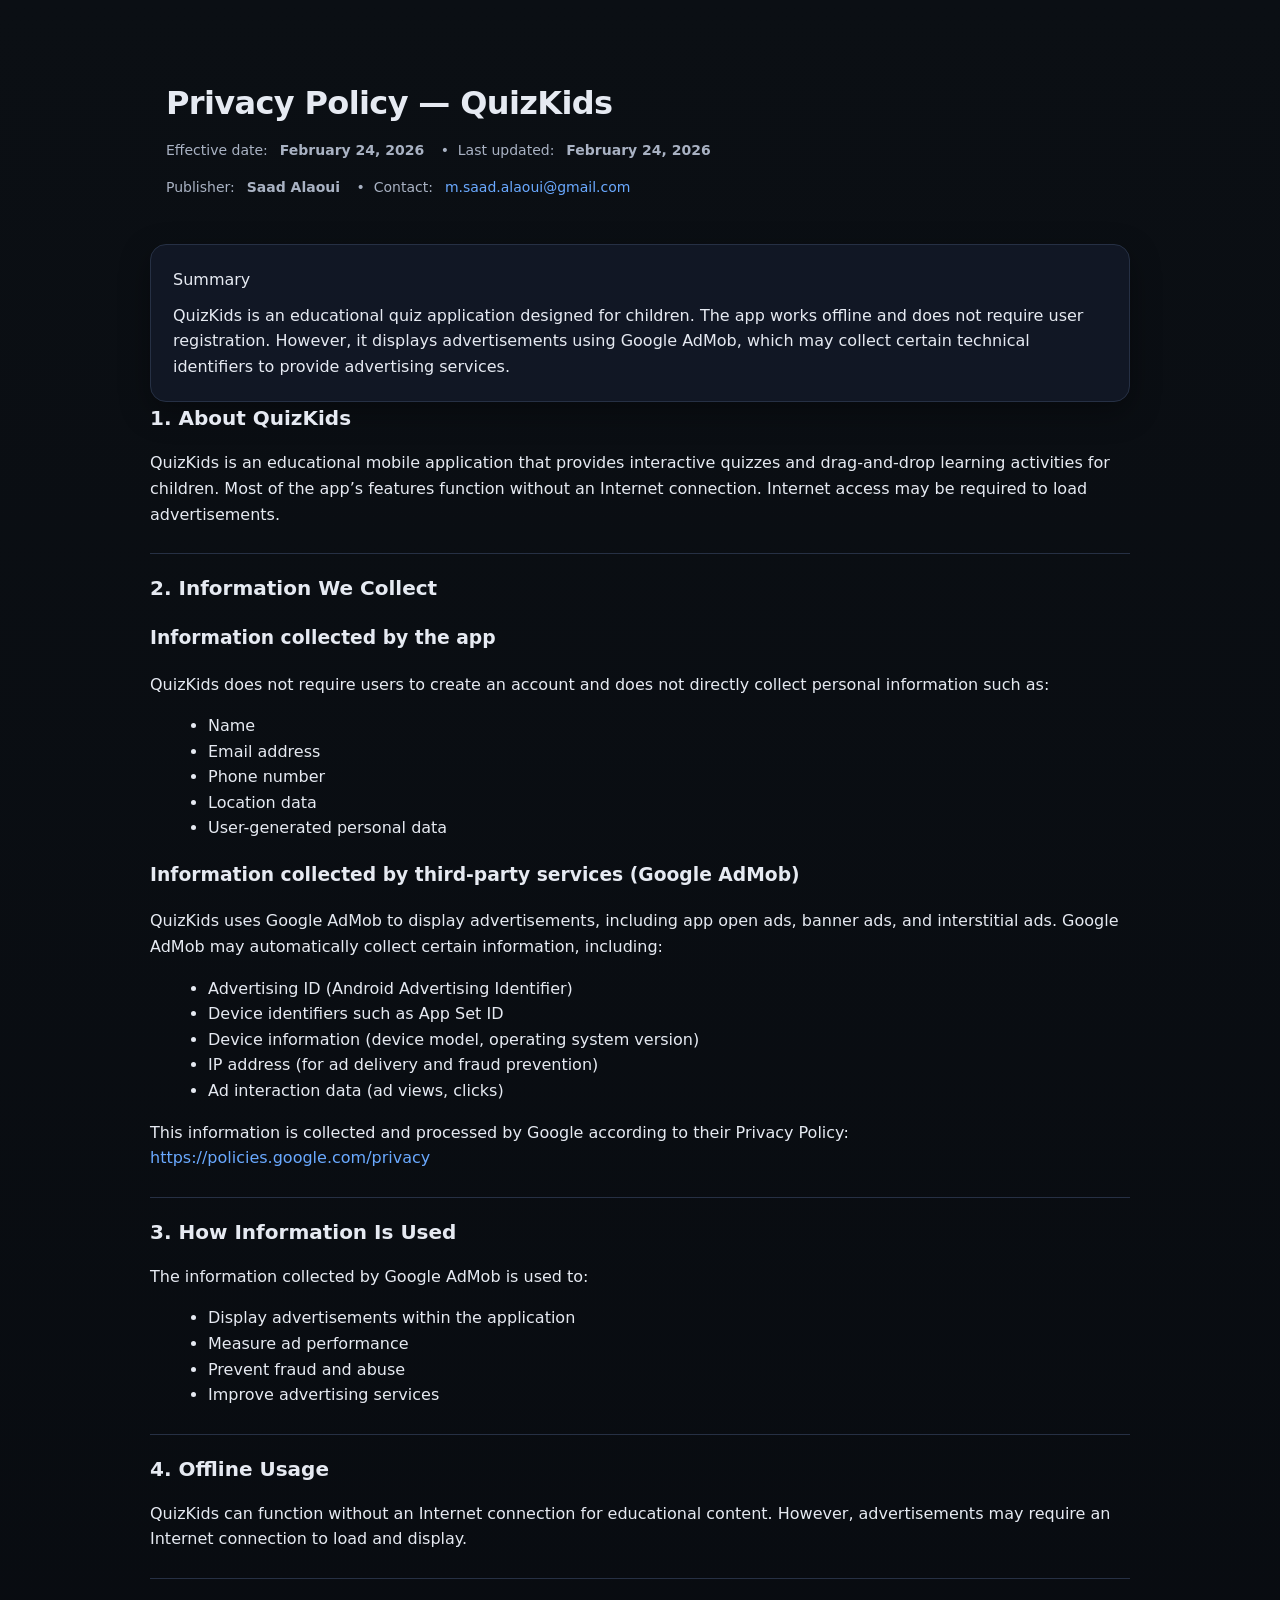
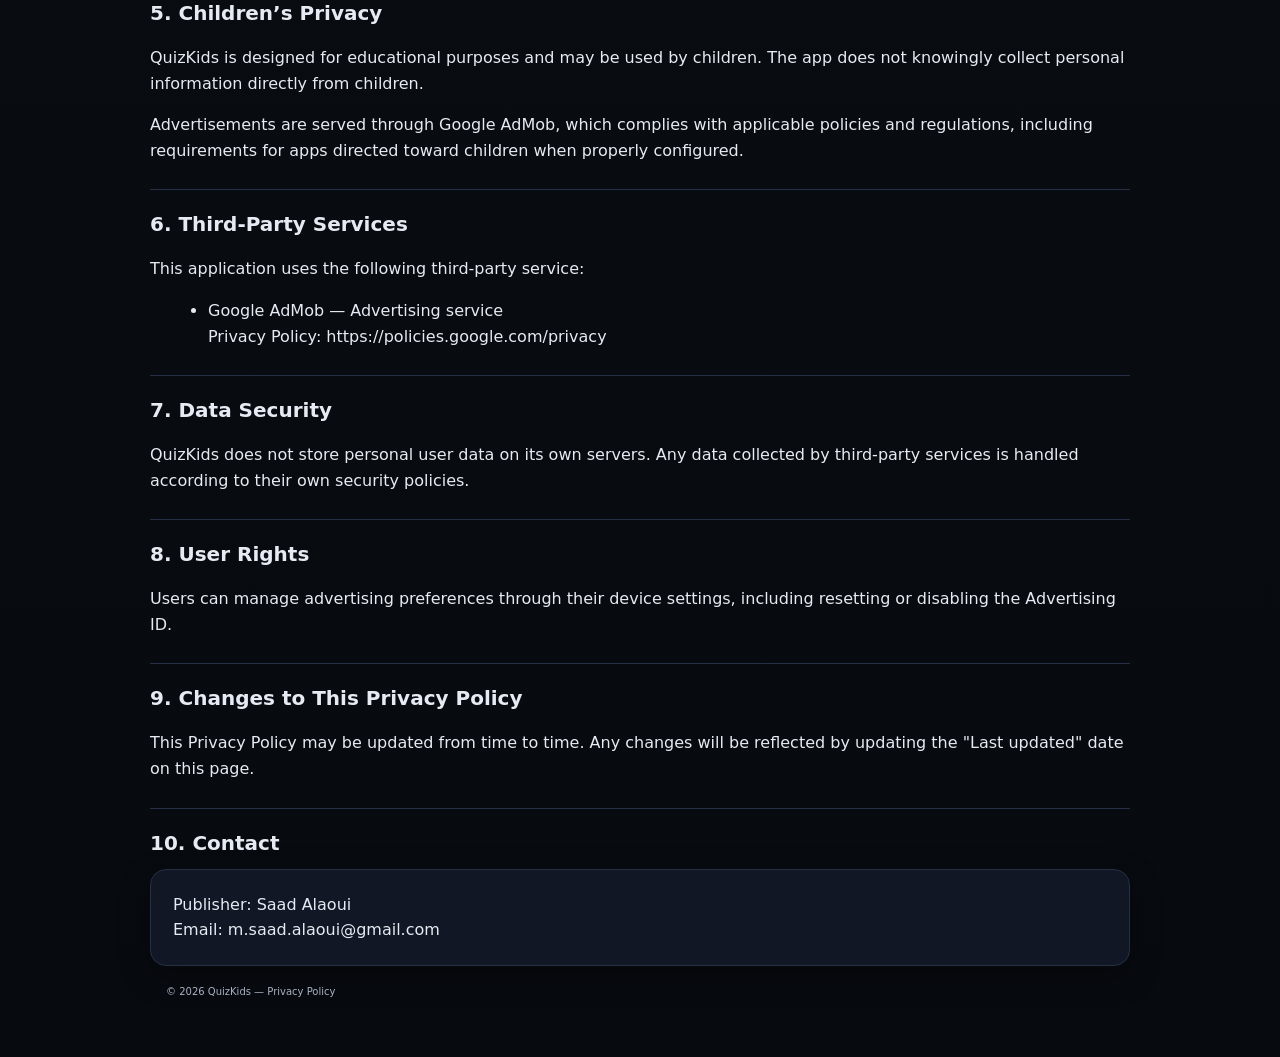
<file: quizkids/privacy/index.html>
<!doctype html>
<html lang="en">
<head>
    <meta charset="utf-8" />
    <meta name="viewport" content="width=device-width,initial-scale=1" />
    <title>Privacy Policy — QuizKids</title>
    <meta name="description" content="Privacy Policy of the QuizKids mobile application." />
    <style>
        :root{
            --bg:#0b0f14;
            --card:#121826;
            --text:#e6eaf2;
            --muted:#a9b2c3;
            --line:#263044;
            --accent:#6aa9ff;
        }
        body{
            margin:0;
            font-family: system-ui, -apple-system, Segoe UI, Roboto, Arial, sans-serif;
            background: linear-gradient(180deg, var(--bg), #070a0f);
            color:var(--text);
            line-height:1.6;
        }
        header{
            padding:48px 16px 16px;
            max-width: 980px;
            margin: 0 auto;
        }
        .badge{
            display:inline-block;
            padding:6px 10px;
            border:1px solid var(--line);
            border-radius:999px;
            color:var(--muted);
            font-size:12px;
        }
        h1{
            margin:14px 0 6px;
            font-size:32px;
            letter-spacing:-0.02em;
        }
        .sub{
            color:var(--muted);
            margin:0;
        }
        main{
            max-width:980px;
            margin: 0 auto;
            padding: 16px;
        }
        .card{
            background: rgba(18,24,38,0.92);
            border:1px solid var(--line);
            border-radius:16px;
            padding:22px;
            box-shadow: 0 10px 30px rgba(0,0,0,0.35);
        }
        h2{
            margin:26px 0 10px;
            font-size:20px;
            border-top:1px solid var(--line);
            padding-top:18px;
        }
        h2:first-of-type{
            border-top:none;
            padding-top:0;
            margin-top:0;
        }
        ul{ margin: 8px 0 0 18px; }
        a{ color:var(--accent); text-decoration:none; }
        a:hover{ text-decoration:underline; }
        footer{
            max-width:980px;
            margin: 0 auto;
            padding: 18px 16px 40px;
            color:var(--muted);
            font-size:12px;
        }
        .meta{
            display:flex;
            gap:12px;
            flex-wrap:wrap;
            margin-top:10px;
            color:var(--muted);
            font-size:14px;
        }
        .meta span{
            padding:6px 10px;
            border:1px dashed var(--line);
            border-radius:10px;
        }
    </style>
</head>

<body>
<header>
    <main style="padding-bottom:0">
        <h1>Privacy Policy — QuizKids</h1>
        <p class="meta">
            Effective date: <strong>February 24, 2026</strong> &nbsp;•&nbsp;
            Last updated: <strong>February 24, 2026</strong>
        </p>
        <p class="meta">
            Publisher: <strong>Saad Alaoui</strong> &nbsp;•&nbsp;
            Contact: <a href="mailto:m.saad.alaoui@gmail.com">m.saad.alaoui@gmail.com</a>
        </p>
    </main>
</header>

<main>

    <div class="card">
        <span class="pill">Summary</span>
        <p style="margin:10px 0 0">
            QuizKids is an educational quiz application designed for children. The app works offline and does not require user registration.
            However, it displays advertisements using Google AdMob, which may collect certain technical identifiers to provide advertising services.
        </p>
    </div>

    <h2>1. About QuizKids</h2>
    <p>
        QuizKids is an educational mobile application that provides interactive quizzes and drag-and-drop learning activities for children.
        Most of the app’s features function without an Internet connection. Internet access may be required to load advertisements.
    </p>

    <h2>2. Information We Collect</h2>

    <h3>Information collected by the app</h3>
    <p>
        QuizKids does not require users to create an account and does not directly collect personal information such as:
    </p>
    <ul>
        <li>Name</li>
        <li>Email address</li>
        <li>Phone number</li>
        <li>Location data</li>
        <li>User-generated personal data</li>
    </ul>

    <h3>Information collected by third-party services (Google AdMob)</h3>
    <p>
        QuizKids uses Google AdMob to display advertisements, including app open ads, banner ads, and interstitial ads.
        Google AdMob may automatically collect certain information, including:
    </p>

    <ul>
        <li>Advertising ID (Android Advertising Identifier)</li>
        <li>Device identifiers such as App Set ID</li>
        <li>Device information (device model, operating system version)</li>
        <li>IP address (for ad delivery and fraud prevention)</li>
        <li>Ad interaction data (ad views, clicks)</li>
    </ul>

    <p>
        This information is collected and processed by Google according to their Privacy Policy:
        <br>
        <a href="https://policies.google.com/privacy" target="_blank">
            https://policies.google.com/privacy
        </a>
    </p>

    <h2>3. How Information Is Used</h2>
    <p>
        The information collected by Google AdMob is used to:
    </p>
    <ul>
        <li>Display advertisements within the application</li>
        <li>Measure ad performance</li>
        <li>Prevent fraud and abuse</li>
        <li>Improve advertising services</li>
    </ul>

    <h2>4. Offline Usage</h2>
    <p>
        QuizKids can function without an Internet connection for educational content.
        However, advertisements may require an Internet connection to load and display.
    </p>

    <h2>5. Children’s Privacy</h2>
    <p>
        QuizKids is designed for educational purposes and may be used by children.
        The app does not knowingly collect personal information directly from children.
    </p>

    <p>
        Advertisements are served through Google AdMob, which complies with applicable policies and regulations,
        including requirements for apps directed toward children when properly configured.
    </p>

    <h2>6. Third-Party Services</h2>

    <p>This application uses the following third-party service:</p>

    <ul>
        <li>
            Google AdMob — Advertising service
            <br>
            Privacy Policy: https://policies.google.com/privacy
        </li>
    </ul>

    <h2>7. Data Security</h2>
    <p>
        QuizKids does not store personal user data on its own servers.
        Any data collected by third-party services is handled according to their own security policies.
    </p>

    <h2>8. User Rights</h2>
    <p>
        Users can manage advertising preferences through their device settings, including resetting or disabling the Advertising ID.
    </p>

    <h2>9. Changes to This Privacy Policy</h2>
    <p>
        This Privacy Policy may be updated from time to time. Any changes will be reflected by updating the "Last updated" date on this page.
    </p>

    <h2>10. Contact</h2>

    <div class="card">
        <p style="margin:0">
            Publisher: Saad Alaoui<br>
            Email: m.saad.alaoui@gmail.com
        </p>
    </div>

    <footer style="border-top:1px solid var(--border); padding-top:16px; color:var(--muted)">
        <small>© 2026 QuizKids — Privacy Policy</small>
    </footer>

</main>

</body>
</html>
</file>
<file: AllFacture/assets/style.css>
@font-face{font-family:Brand;src:url('Roboto-Regular.ttf') format('truetype');font-weight:400;font-display:swap}@font-face{font-family:Brand;src:url('Roboto-Bold.ttf') format('truetype');font-weight:700;font-display:swap}
:root{--navy:#0b1f4b;--orange:#ff7a00;--ink:#142449;--muted:#52617c;--paper:#f5f7fb;--line:#dce3ee}*{box-sizing:border-box}html{scroll-behavior:smooth}body{margin:0;background:var(--paper);color:var(--ink);font-family:Brand,system-ui,sans-serif;line-height:1.65}a{color:inherit;text-underline-offset:4px}a:hover{color:#b94e00}a:focus-visible,summary:focus-visible{outline:3px solid var(--orange);outline-offset:5px}img{display:block;max-width:100%;height:auto}.wrap{width:min(1160px,calc(100% - 48px));margin:auto}.skip{position:absolute;left:16px;top:-100px;background:white;padding:10px;z-index:10}.skip:focus{top:10px}.top{background:#fff;border-bottom:1px solid var(--line)}.nav{min-height:86px;display:flex;align-items:center;justify-content:space-between;gap:24px}.brand{display:flex;gap:12px;align-items:center;text-decoration:none;font-size:24px;font-weight:700}.brand img{width:42px;border-radius:10px}.brand span span{color:#b94e00}.nav nav{display:flex;gap:24px;flex-wrap:wrap;font-size:14px}.hero{padding:80px 0 72px;background:var(--navy);color:#fff;overflow:hidden}.hero-grid{display:grid;grid-template-columns:1.1fr .9fr;gap:72px;align-items:center}.eyebrow{font-size:12px;font-weight:700;letter-spacing:.16em;text-transform:uppercase;color:#fda958}.hero h1{font-size:clamp(42px,5.7vw,74px);letter-spacing:-.045em;line-height:1.04;max-width:680px;margin:22px 0 26px}.hero h1 em{font-style:normal;color:#ff9b40}.hero .lead{color:#d0daed;font-size:19px;max-width:560px}.hero-art{position:relative;display:flex;justify-content:center}.hero-art:before{content:'';position:absolute;width:390px;height:390px;max-width:100%;background:#ff7a00;border-radius:50%;top:20%;right:-18%;opacity:.95}.hero-art img{position:relative;width:310px;border:8px solid #cad6e9;border-radius:26px;box-shadow:0 24px 50px #0006}.caption{font-size:12px;color:var(--muted)}.hero .caption{color:#bdcce4}.actions{display:flex;gap:14px;flex-wrap:wrap;margin-top:30px}.button{display:inline-flex;align-items:center;justify-content:center;border-radius:10px;padding:13px 22px;background:var(--orange);color:#102248;font-weight:700;text-decoration:none}.button:hover{background:#ffab58;color:#102248}.button.secondary{background:transparent;border:1px solid #7a8aa8;color:white}.availability{display:flex;gap:10px;flex-wrap:wrap;margin-top:28px}.badge{border:1px solid #667a9b;border-radius:30px;padding:6px 12px;font-size:12px;color:#d4def0}.strip{background:white;border-bottom:1px solid var(--line);padding:22px 0}.strip .wrap{display:flex;justify-content:space-between;gap:16px;flex-wrap:wrap;font-size:14px}.section{padding:80px 0}.section h2{font-size:clamp(30px,4vw,46px);line-height:1.15;letter-spacing:-.03em;max-width:750px;margin:0 0 24px}.section .intro{max-width:720px;color:var(--muted);font-size:18px}.steps{display:grid;grid-template-columns:repeat(3,1fr);gap:36px;margin-top:44px}.step{border-top:2px solid var(--line);padding-top:24px}.number{font-size:14px;color:#a74900;font-weight:700}.step h3{font-size:21px;margin:14px 0}.step p{color:var(--muted)}.gallery{display:grid;grid-template-columns:repeat(3,1fr);gap:26px;margin-top:40px}.gallery figure{margin:0}.gallery img{width:100%;border-radius:18px;box-shadow:0 12px 30px #0b1f4b14}.gallery figcaption{font-size:14px;color:var(--muted);padding-top:14px}.white{background:#fff}.split{display:grid;grid-template-columns:1fr 1fr;gap:64px}.notice{border-left:4px solid var(--orange);padding:18px 24px;background:#fff1e3;border-radius:0 10px 10px 0}.faq{margin-top:32px;max-width:850px}.faq details{border-bottom:1px solid var(--line);padding:18px 0}.faq summary{cursor:pointer;font-weight:700;font-size:18px}.faq p{color:var(--muted)}.footer{padding:35px 0;background:var(--navy);color:#cfdbed;font-size:13px}.footer .wrap{display:flex;justify-content:space-between;gap:24px;flex-wrap:wrap}.footer nav{display:flex;gap:22px;flex-wrap:wrap}.document{max-width:860px;margin:auto;padding:60px 24px 80px}.document h1{font-size:clamp(34px,5vw,52px);line-height:1.1;letter-spacing:-.03em}.document h2{font-size:25px;margin-top:42px}.document h3{font-size:18px}.document p,.document li{color:#384b69}.document a{overflow-wrap:anywhere}.document .meta{color:var(--muted);font-size:14px}.contents{background:#fff;border:1px solid var(--line);padding:24px;border-radius:12px}.contents a{display:block;padding:3px 0}table{width:100%;border-collapse:collapse;font-size:14px}th,td{border-bottom:1px solid var(--line);padding:14px;text-align:left;vertical-align:top}th{background:#eaf0f8}.email{font-size:clamp(17px,3vw,24px);font-weight:700;overflow-wrap:anywhere}
@media(max-width:760px){.wrap{width:calc(100% - 32px)}.nav{align-items:flex-start;padding:20px 0;flex-direction:column;gap:14px}.nav nav{gap:18px}.hero{padding:48px 0}.hero-grid,.split{grid-template-columns:1fr;gap:40px}.hero h1{font-size:48px}.hero-art img{width:260px}.hero-art:before{right:0;width:300px;height:300px}.section{padding:52px 0}.steps{grid-template-columns:1fr;gap:15px}.gallery{grid-template-columns:1fr;max-width:340px;margin-left:auto;margin-right:auto}.strip .wrap{display:grid;grid-template-columns:1fr 1fr}.document{padding-top:30px}th,td{padding:8px;font-size:12px}}
@media(prefers-reduced-motion:reduce){html{scroll-behavior:auto}}
</file>
<file: kids-songs-offline/assets/styles.css>
:root{--ink:#153f47;--muted:#557077;--accent:#08747d;--line:#dcebec;--lavender:#d9f6f3;--mint:#dcf3eb;--white:#fff;--shadow:0 24px 70px #30265c12;font-family:Inter,ui-sans-serif,-apple-system,BlinkMacSystemFont,"Segoe UI",sans-serif;color:var(--ink);background:#fbfefe;font-synthesis:none}
*{box-sizing:border-box}html{scroll-behavior:smooth;scroll-padding-top:100px}body{margin:0;font-size:1rem;line-height:1.7}h1,h2,h3,p{margin-top:0}h1,h2,h3{line-height:1.12;letter-spacing:-.045em;font-weight:700}a{color:inherit;text-underline-offset:4px}a:focus-visible{outline:3px solid var(--accent);outline-offset:5px}img{max-width:100%;display:block}.container{width:min(1160px,calc(100% - 64px));margin-inline:auto}.skip-link{position:fixed;left:20px;top:-100px;z-index:100;background:white;padding:12px 20px}.skip-link:focus{top:10px}.site-header{position:sticky;top:0;z-index:10;border-bottom:1px solid #e0eeee;background:#fbfefeec;backdrop-filter:blur(20px)}.nav-wrap{min-height:88px;display:flex;align-items:center;justify-content:space-between;gap:28px}.brand{display:flex;align-items:center;gap:11px;text-decoration:none;font-size:1.05rem;font-weight:750;letter-spacing:-.035em;white-space:nowrap}.brand strong{color:var(--accent);font-weight:750}.brand-mark{width:42px;height:42px;display:grid;place-items:center;background:var(--ink);color:white;border-radius:14px;font-size:1.6rem;box-shadow:0 6px 15px #153f4719}.site-header nav{display:flex;align-items:center;gap:30px}.site-header nav a{font-size:.875rem;font-weight:550;text-decoration:none;color:var(--muted)}.site-header nav a:hover{color:var(--accent)}.hero{position:relative;overflow:hidden;background:radial-gradient(ellipse at 85% 30%,#d6f9f5 0,transparent 48%),radial-gradient(ellipse at 0 100%,#fff0db 0,transparent 50%),#fbfefe}.hero-grid{display:grid;grid-template-columns:1.1fr .9fr;align-items:center;gap:40px;min-height:730px;padding-block:60px 80px}.hero-copy{position:relative;z-index:2}.eyebrow{color:var(--accent);font-size:.78rem;font-weight:700;letter-spacing:.1em;text-transform:uppercase;margin-bottom:25px}.hero .eyebrow{letter-spacing:.02em;text-transform:none;display:inline-flex;align-items:center;gap:9px;background:white;border:1px solid var(--line);border-radius:30px;padding:7px 14px;font-size:.84rem;box-shadow:0 4px 12px #153f4704}.sparkle{font-size:1.1rem}.hero h1{font-size:clamp(3.5rem,6.3vw,5.7rem);letter-spacing:-.065em;line-height:1.04;margin-bottom:28px}.hero h1 em{display:block;font-style:normal;color:var(--accent)}.lead{font-size:1.12rem;color:var(--muted);max-width:490px;line-height:1.8;margin-bottom:32px}.hero-actions{display:flex;align-items:center;gap:18px;flex-wrap:wrap}.button{display:inline-flex;align-items:center;justify-content:center;padding:17px 25px;border-radius:15px;font-size:.92rem;font-weight:650;text-decoration:none;transition:transform .2s,box-shadow .2s;line-height:1.4}.button:hover{transform:translateY(-3px);box-shadow:0 14px 30px #153f4720}.button-primary{background:var(--ink);color:white;box-shadow:0 8px 24px #153f4718}.platform-note{font-size:.8rem;color:var(--muted)}.hero-caption{font-size:.8rem;color:var(--muted);margin-top:26px;margin-bottom:0}.hero-art{position:relative;display:grid;place-items:center;min-height:560px}.orb{position:absolute;border-radius:50%}.orb-one{width:430px;height:430px;top:70px;left:calc(50% - 215px);background:linear-gradient(145deg,#e7e0fc,#ded6f5);border:1px solid #d8ceef}.orb-one:after{content:"";position:absolute;inset:28px;border-radius:50%;border:1px solid #ffffff99}.orb-two{width:120px;height:120px;right:5px;top:65px;background:#daeee5}.music-note{position:absolute;z-index:1;color:#8573c5;font-weight:700}.note-one{font-size:4.5rem;left:10px;top:60px;transform:rotate(-18deg)}.note-two{font-size:3rem;right:10px;bottom:25px;transform:rotate(12deg)}.phone{width:276px;height:522px;border:6px solid #37324d;padding:8px;border-radius:42px;background:#fff;box-shadow:20px 30px 55px #43366d26,0 0 0 1px #fff;position:relative;z-index:2;transform:rotate(6deg)}.phone-screen{height:100%;border-radius:29px;background:#faf9fe;text-align:center;overflow:hidden;padding:0 12px}.phone-top{display:flex;justify-content:space-between;padding:9px 7px 0;font-size:.7rem;font-weight:650}.phone-kicker{font-size:1.3rem;font-weight:700;margin:23px 0 20px}.album-cover{position:relative;width:192px;height:192px;margin:0 auto 22px;border-radius:24px;background:linear-gradient(135deg,#e0d4ff,#c7b8ed);overflow:hidden;display:grid;place-items:center}.record{width:137px;height:137px;display:grid;place-items:center;border-radius:50%;background:repeating-radial-gradient(circle,#393348 0 2px,#494055 3px 4px);box-shadow:8px 13px 25px #44335c33;transform:rotate(-15deg)}.record span{display:grid;place-items:center;width:53px;height:53px;border:5px solid #c9b7ed;background:#e8dcfa;color:var(--ink);border-radius:50%;font-size:1.8rem}.cover-star{position:absolute;right:13px;top:1px;font-size:2.5rem;color:#fff}.track-info{display:grid;gap:4px}.track-info strong{font-size:.98rem;letter-spacing:-.03em}.track-info span{font-size:.75rem;color:var(--muted)}.progress{height:4px;background:#e6e2ef;border-radius:9px;margin:20px 11px}.progress span{display:block;width:42%;height:100%;background:var(--accent);border-radius:9px}.player-controls{display:flex;justify-content:center;align-items:center;gap:27px;font-size:1rem}.player-controls .play{display:grid;place-items:center;width:44px;height:44px;border-radius:50%;background:var(--accent);color:white;font-size:.9rem}.phone-lyrics{font-size:.65rem;margin-top:19px;color:var(--muted)}.floating-label{position:absolute;z-index:3;display:flex;align-items:center;gap:10px;background:#ffffffed;border:1px solid white;backdrop-filter:blur(12px);border-radius:16px;padding:14px 18px;font-size:.85rem;font-weight:600;box-shadow:0 15px 35px #392f5e16}.floating-label span{color:var(--accent);font-size:1.1rem}.label-one{top:118px;right:-14px;transform:rotate(3deg)}.label-two{bottom:80px;left:-10px;transform:rotate(-3deg)}.section{padding:100px 0}.features{background:white;border-top:1px solid var(--line)}.section-heading{max-width:700px;margin:0 auto 48px;text-align:center}.section-heading h2,.languages-copy h2{font-size:clamp(2rem,3.4vw,3rem);line-height:1.2;margin-bottom:20px}.feature-grid{display:grid;grid-template-columns:repeat(3,1fr);gap:24px}.feature-card{padding:34px 30px;border:1px solid var(--line);border-radius:26px;background:#fff;transition:transform .25s,box-shadow .25s}.feature-card:hover{transform:translateY(-5px);box-shadow:var(--shadow)}.feature-icon{width:56px;height:56px;border-radius:17px;display:grid;place-items:center;font-size:1.4rem;font-weight:650;margin-bottom:27px}.coral{background:#dcf6f2;color:#08747d}.yellow{background:#fff0d8;color:#a85d10}.mint{background:#edf6da;color:#567b24}.feature-card h3{font-size:1.2rem;letter-spacing:-.025em;margin-bottom:12px}.feature-card p{font-size:.94rem;line-height:1.8;color:var(--muted);margin-bottom:0}.language-section{background:#f0faf8}.languages-layout{display:grid;grid-template-columns:1fr 1fr;gap:100px;align-items:center}.languages-copy>p:not(.eyebrow){color:var(--muted);max-width:430px}.language-caption{display:block;font-size:.84rem;color:var(--accent);font-weight:600;margin-top:25px}.language-grid{display:grid;gap:16px}.language-card{position:relative;display:flex;align-items:center;gap:20px;padding:27px;border-radius:24px;overflow:hidden;min-height:123px}.french{background:#daf6f3}.english{background:#e7f2d6;margin-left:28px}.arabic{background:#fff0d8;margin-right:22px}.language-symbol{width:73px;font-size:2.1rem;font-weight:650;letter-spacing:-.07em}.english .language-symbol{font-size:1.4rem}.arabic .language-symbol{font-size:1.7rem}.language-card>div{display:grid;gap:4px}.language-card strong{font-size:1.08rem;font-weight:650}.language-card div span{font-size:.8rem;color:#565464}.language-decoration{position:absolute;right:13px;top:8px;color:#fff9;font-size:2.5rem;line-height:1}.cta-section{padding:75px 0;background:#fbfefe}.cta-inner{display:flex;justify-content:space-between;align-items:center;gap:50px;padding:56px;border-radius:30px;background:var(--ink);color:white;position:relative;overflow:hidden}.cta-inner .eyebrow{color:#ffd16a}.cta-inner h2{font-size:clamp(2rem,3.2vw,2.9rem);max-width:620px;margin-bottom:19px}.cta-inner p:last-child{color:#c5e2e3;font-size:.93rem;margin:0}.button-light{background:#ffd16a;color:var(--ink);white-space:nowrap;flex-shrink:0}.site-footer{padding:29px 0;border-top:1px solid var(--line);background:#fbfefe}.footer-inner{display:flex;align-items:center;justify-content:space-between;gap:22px;font-size:.8rem;color:var(--muted)}.footer-inner>div{display:flex;gap:26px}.site-footer a{text-decoration:none}.site-footer a:hover{color:var(--accent)}.policy-hero{background:radial-gradient(ellipse at 100% 0,#d4f4ed,transparent 65%),#effaf8;padding:78px 0;border-bottom:1px solid var(--line)}.policy-hero h1{font-size:clamp(2.5rem,5vw,4.4rem);max-width:800px;margin-bottom:24px}.policy-hero p:not(.eyebrow){font-size:1.06rem;max-width:700px;color:var(--muted)}.updated{display:inline-block;font-size:.8rem;padding:8px 15px;border:1px solid #c9e5e0;border-radius:30px;color:#52766f}.policy-layout{display:grid;grid-template-columns:220px minmax(0,760px);gap:65px;padding-block:65px 100px;align-items:start}.policy-toc{position:sticky;top:120px;display:grid;gap:13px;border-left:2px solid #beded8;padding-left:22px;font-size:.875rem}.policy-toc strong{font-size:.95rem;margin-bottom:8px}.policy-toc a{text-decoration:none;color:var(--muted)}.policy-toc a:hover{color:var(--accent)}.policy-content{min-width:0}.policy-summary{padding:28px 30px;background:#e6f6ef;border:1px solid #cee7df;border-radius:22px;margin-bottom:42px}.policy-summary strong{font-size:1.1rem}.policy-summary p{margin:10px 0 0}.policy-content section{scroll-margin-top:120px;border-top:1px solid var(--line);padding-top:32px;margin-top:32px}.policy-content h2{font-size:1.5rem;margin-bottom:18px;letter-spacing:-.03em}.policy-content p{color:#4d686a;line-height:1.85}.policy-content a{color:#08747d;overflow-wrap:anywhere}.policy-content a:hover{color:#0b535b}
@media(max-width:1000px){.hero-grid{gap:16px}.hero h1{font-size:4.5rem}.hero-art{transform:scale(.9)}.languages-layout{gap:45px}.label-one{right:-15px}.cta-inner{padding:40px;gap:25px}.policy-layout{gap:35px;grid-template-columns:180px minmax(0,1fr)}}
@media(max-width:760px){.container{width:calc(100% - 40px)}.nav-wrap{min-height:76px;gap:15px;flex-wrap:wrap;padding:16px 0}.site-header nav{gap:20px}.site-header nav a{font-size:.8rem}.brand{font-size:1rem}.hero-grid{grid-template-columns:1fr;padding-block:52px 35px}.hero-copy{max-width:560px}.hero h1{font-size:clamp(3.5rem,10vw,5rem)}.hero-art{transform:none;min-height:560px;max-width:460px;width:100%;margin:20px auto 0}.orb-one{width:350px;height:350px;left:calc(50% - 175px);top:100px}.label-one{right:0}.label-two{left:0}.section{padding:72px 0}.feature-grid{grid-template-columns:1fr;gap:15px}.feature-card{padding:28px}.feature-icon{margin-bottom:20px}.languages-layout{grid-template-columns:1fr;gap:30px}.language-grid{max-width:500px;width:100%}.cta-section{padding:45px 0}.cta-inner{flex-direction:column;align-items:flex-start;padding:35px 28px;gap:28px}.footer-inner{align-items:flex-start;flex-direction:column;gap:14px}.policy-hero{padding:55px 0}.policy-layout{display:block;padding-block:40px 65px}.policy-toc{position:static;display:flex;flex-wrap:wrap;gap:10px;border:0;padding:0;margin-bottom:30px}.policy-toc strong{width:100%}.policy-toc a{background:#e6f6ef;border-radius:20px;padding:6px 12px;font-size:.8rem}.policy-summary{padding:24px}.policy-content h2{font-size:1.35rem}}
@media(max-width:380px){.hero h1{font-size:3.2rem}.hero .eyebrow{font-size:.73rem}.hero-art{min-height:525px}.phone{transform:rotate(3deg);width:260px;height:510px}.floating-label{font-size:.75rem;padding:10px 12px}.label-two{bottom:65px}.language-card{padding:22px 18px;gap:13px}.language-symbol{width:58px}.language-card div span{font-size:.75rem}.english{margin-left:12px}.arabic{margin-right:10px}}
@media(prefers-reduced-motion:reduce){html{scroll-behavior:auto}.button,.feature-card{transition:none}.button:hover,.feature-card:hover{transform:none}}

/* Application identity: Android icons, original backdrop and supplied logo. */
.brand-icon{width:48px;height:48px;object-fit:contain;flex-shrink:0}.brand strong{color:#a6580b}.hero h1 em{color:#b45c08}.hero .eyebrow{color:#08747d}.hero{background:radial-gradient(ellipse at 90% 20%,#c8f6f4,transparent 55%),radial-gradient(ellipse at 0 100%,#fff0d8,transparent 55%),#fbfefe}.hero-art.branded-art{transform:none;min-width:0;min-height:540px}.logo-halo{position:absolute;width:112%;aspect-ratio:1;border:1px solid #acdcd7;border-radius:50%;background:#d6f3eb55}.logo-showcase{margin:0;width:100%;position:relative;transform:rotate(4deg);border:8px solid white;border-radius:42px;overflow:hidden;box-shadow:0 28px 60px #075b6530}.logo-showcase img{width:100%;height:auto;display:block}.branded-art .label-one{top:55px;right:-22px}.branded-art .label-two{bottom:38px;left:-27px;padding:10px 17px}.branded-art .floating-label{color:#16434c;font-size:.8rem;max-width:100%}.branded-art .floating-label img{flex-shrink:0}.language-caption{color:#08747d}.language-card div span{color:#4a6664}.cta-inner{background:linear-gradient(115deg,#153f47,#09666d)}.button-light{background:#ffca56}.screenshots-section{background:linear-gradient(180deg,#fff 0%,#effaf8 100%);overflow:hidden}.screenshots-section .section-heading{max-width:680px}.screenshots-section .section-heading>p:last-child{max-width:550px;margin:22px auto 0;color:var(--muted)}.preview-grid{display:grid;grid-template-columns:repeat(3,minmax(0,1fr));gap:40px;max-width:1030px;margin:65px auto 0;align-items:start}.app-preview{margin:0;min-width:0}.preview-en{padding-top:38px}.device-frame{max-width:290px;margin:auto;background:#123e46;padding:7px;border:1px solid #295b60;border-radius:35px;box-shadow:0 24px 45px #15535c26;position:relative;aspect-ratio:290/565}.device-frame:before{content:"";position:absolute;width:72px;height:15px;background:#123e46;top:7px;left:50%;transform:translateX(-50%);border-radius:0 0 12px 12px;z-index:1}.app-screen{height:100%;padding:13px 12px 21px;display:flex;flex-direction:column;overflow:hidden;border-radius:27px;background:#4b9d97 url('app-background.jpg') center/cover no-repeat}  .device-status{display:flex;justify-content:space-between;font-size:.65rem;font-weight:650;color:#fff;padding:0 6px}  .app-toolbar{display:flex;align-items:center;justify-content:space-between;gap:8px;padding:22px 1px 18px;color:white;text-shadow:0 1px 5px #14493d}  .app-toolbar strong{font-size:1.16rem}  .app-toolbar>span{font-size:1.15rem}  .app-lyrics-panel{background:#ffffffd1;border-radius:8px;padding:20px 12px 12px;flex:1;display:flex;flex-direction:column;justify-content:space-between;min-height:0}  .lyrics-placeholder{display:flex;align-items:center;flex-direction:column;gap:14px;margin:14px 0 25px}  .lyrics-placeholder span{height:7px;width:80%;background:#789d9b48;border-radius:20px}  .lyrics-placeholder span:nth-child(2n){width:65%}  .lyrics-placeholder span:nth-child(3n){width:72%}  .app-media{border-top:1px solid #7b9a9947;padding-top:12px;display:flex;align-items:center;gap:9px}  .app-media img{width:46px;height:46px;object-fit:contain}  .app-media>div{display:grid;gap:4px;flex:1}  .app-media strong{font-size:.75rem;font-weight:650;line-height:1.4}  .app-media div>span{font-size:.65rem;color:#52675e}  .app-seek{display:flex;align-items:center;gap:12px;margin:18px 0 10px;color:white;font-size:1.2rem}  .app-seek>div{height:4px;flex:1;border-radius:8px;background:#ffffff75}  .app-seek i{position:relative;display:block;width:40%;height:4px;background:#ffa726}  .app-seek i:after{content:"";position:absolute;right:0;top:-3px;width:10px;height:10px;border-radius:50%;background:#ffa726}  .app-playback{display:flex;justify-content:space-between;align-items:center;color:white;gap:6px;font-size:.95rem}  .app-playback .app-play{width:66px;height:66px;display:grid;place-items:center;border-radius:50%;background:#ffffff28;font-size:2.8rem;padding-left:5px}  .app-playback>span:nth-child(4){font-size:.82rem}  .app-preview figcaption{display:grid;gap:5px;text-align:center;margin-top:27px}  .preview-language{font-size:1.3rem;font-weight:700;letter-spacing:-.025em}  .app-preview figcaption>span:last-child{font-size:.85rem;color:var(--muted)}  .preview-disclosure{font-size:.8rem;line-height:1.7;color:var(--muted);text-align:center;max-width:700px;margin:42px auto 0}  .policy-hero{background:radial-gradient(ellipse at 100% 0,#d3f5ef,transparent 65%),#f2faf7}  .policy-toc a:hover{color:#08747d}
@media(max-width:1000px){.hero-art.branded-art{min-height:450px}.branded-art .label-one{right:-6px;top:28px}.branded-art .label-two{left:-12px;bottom:25px}.preview-grid{gap:20px}.app-screen{padding-inline:10px}.app-toolbar strong{font-size:1rem}.lyrics-placeholder{gap:11px;margin-block:12px 20px}.app-playback .app-play{width:55px;height:55px;font-size:2.3rem}}
@media(max-width:760px){.hero-art.branded-art{min-height:480px;max-width:420px;margin-top:35px}.logo-showcase{width:88%;border-radius:33px}.logo-halo{width:100%}.branded-art .label-one{right:0;top:33px}.branded-art .label-two{left:0;bottom:25px}.preview-grid{grid-template-columns:1fr;gap:40px;margin-top:40px}.preview-en{padding-top:0}.device-frame{width:min(290px,100%)}.app-toolbar strong{font-size:1.16rem}.lyrics-placeholder{gap:14px;margin-block:14px 25px}.app-playback .app-play{width:66px;height:66px;font-size:2.8rem}.preview-disclosure{margin-top:35px}.brand-icon{width:42px;height:42px}}
@media(max-width:380px){.hero-art.branded-art{min-height:390px}.branded-art .label-one{top:15px}.branded-art .label-two{bottom:12px;font-size:.7rem}.logo-showcase{border-width:5px}.brand-icon{width:38px;height:38px}}
@media(min-width:761px) and (max-width:1000px){.preview-grid{grid-template-columns:1fr;gap:40px}.preview-en{padding-top:0}.device-frame{width:290px}.lyrics-placeholder{gap:14px;margin-block:14px 25px}.app-toolbar strong{font-size:1.16rem}.app-playback .app-play{width:66px;height:66px;font-size:2.8rem}}
</file>
